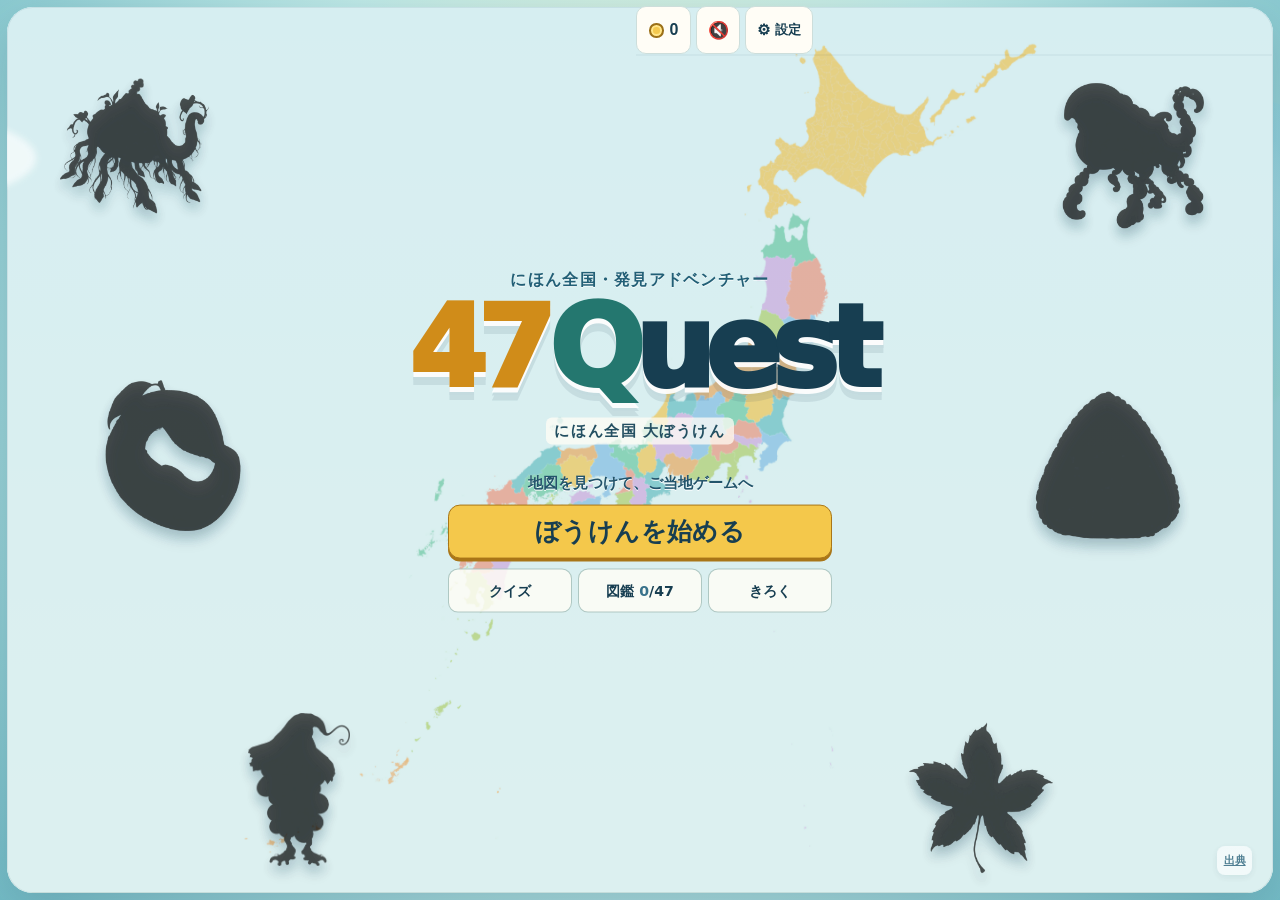
<file: index.html>
<!doctype html>
<html lang="ja">
  <head>
    <meta charset="UTF-8" />
    <meta name="viewport" content="width=device-width, initial-scale=1, viewport-fit=cover" />
    <meta name="theme-color" content="#123b53" />
    <meta name="description" content="日本全国を冒険して、47都道府県の場所と名前を楽しく覚えるWebゲーム" />
    <meta name="color-scheme" content="light" />
    <title>47Quest — にほん発見アドベンチャー</title>
    <link rel="icon" href="data:image/svg+xml,<svg xmlns='http://www.w3.org/2000/svg' viewBox='0 0 64 64'><rect rx='16' width='64' height='64' fill='%23123b53'/><path d='M17 15h9L19 49h-8l4-16H8l2-7h7zm13 0h9L32 49h-8l4-16h-7l2-7h7zm9 19c0-10 6-19 15-19s14 7 14 16c0 8-4 14-10 17l5 8h-9l-4-6c-8-1-11-7-11-16zm8 0c0 6 2 9 6 9s7-5 7-12c0-6-2-9-6-9-5 0-7 6-7 12z' fill='%23ffcf54'/></svg>" />
    <link rel="stylesheet" href="./styles.css" />
    <link rel="stylesheet" href="./src/interface.css" />
    <link rel="stylesheet" href="./src/featured-games.css" />
    <link rel="stylesheet" href="./src/gacha.css" />
    <link rel="stylesheet" href="./src/responsive.css" />
    <link rel="stylesheet" href="./src/play-polish.css" />
  </head>
  <body>
    <a class="skip-link" href="#game-main">ゲームへ移動</a>
    <main id="app" aria-live="polite"></main>
    <noscript>このゲームを遊ぶにはJavaScriptを有効にしてください。</noscript>
    <script src="./src/motion-settings.js" defer></script>
    <script src="./src/map-points.js" defer></script>
    <script src="./src/prefectures.js" defer></script>
    <script src="./src/character-personalities.js" defer></script>
    <script src="./src/prefecture-deck.js" defer></script>
    <script src="./src/game-illustrations.js" defer></script>
    <script src="./src/regional-games.js" defer></script>
    <script src="./src/gesture-guide.js" defer></script>
    <script src="./src/featured-games.js" defer></script>
    <script src="./src/microgames-v3.js" defer></script>
    <script src="./src/character-art.js" defer></script>
    <script src="./src/character-cries.js" defer></script>
    <script src="./src/game-audio.js" defer></script>
    <script src="./src/app.js" defer></script>
  </body>
</html>
</file>
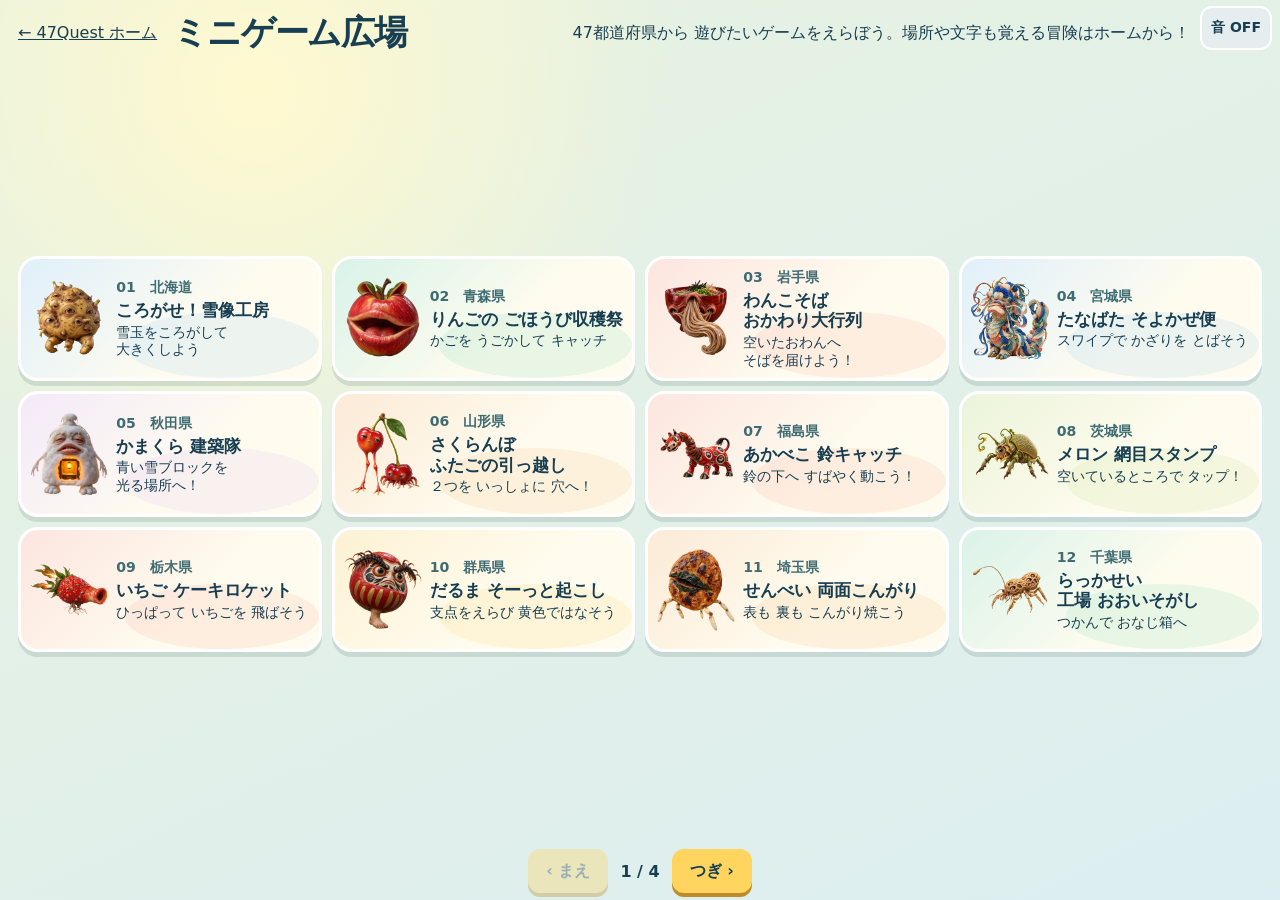
<file: games.html>
<!doctype html>
<html lang="ja">
<head>
  <meta charset="utf-8"><meta name="viewport" content="width=device-width,initial-scale=1">
  <title>47Quest ミニゲーム広場</title>
  <link rel="stylesheet" href="./src/featured-games.css">
  <link rel="stylesheet" href="./src/game-gallery.css">
  <script src="./src/prefectures.js" defer></script>
  <script src="./src/character-personalities.js" defer></script>
  <script src="./src/motion-settings.js" defer></script>
  <script src="./src/game-illustrations.js" defer></script>
  <script src="./src/regional-games.js" defer></script>
  <script src="./src/gesture-guide.js" defer></script>
  <script src="./src/featured-games.js" defer></script>
  <script src="./src/game-audio.js" defer></script>
  <script src="./src/character-art.js" defer></script>
  <script src="./src/character-cries.js" defer></script>
  <script src="./src/game-gallery.js" defer></script>
</head>
<body>
  <button id="sound-toggle" aria-label="音声" aria-pressed="false">音 OFF</button>
  <header><a href="./">← 47Quest ホーム</a><h1>ミニゲーム広場</h1><p id="status"></p></header>
  <main id="gallery"></main>
  <footer id="gallery-pages"><button id="gallery-prev">‹ まえ</button><strong id="gallery-page"></strong><button id="gallery-next">つぎ ›</button></footer>
  <section id="player" hidden>
    <nav><button id="back">← 一覧へ</button><h2 id="game-title"></h2><div class="gallery-audio"><label>BGM <input id="bgm-volume" type="range" min="0" max="100" value="29" aria-label="BGM音量"></label><label>SE・Voice <input id="se-volume" type="range" min="0" max="100" value="42" aria-label="効果音とキャラクターVoiceの音量"></label></div><span id="hud"></span></nav>
    <div id="field"></div>
    <div id="result" hidden><h2>できた！</h2><button id="friend" aria-label="喜んでいる仲間。タップすると声が聞けます"></button><p id="record"></p><button id="again">もう一回！</button><button id="return">一覧へ</button></div>
  </section>
</body>
</html>
</file>
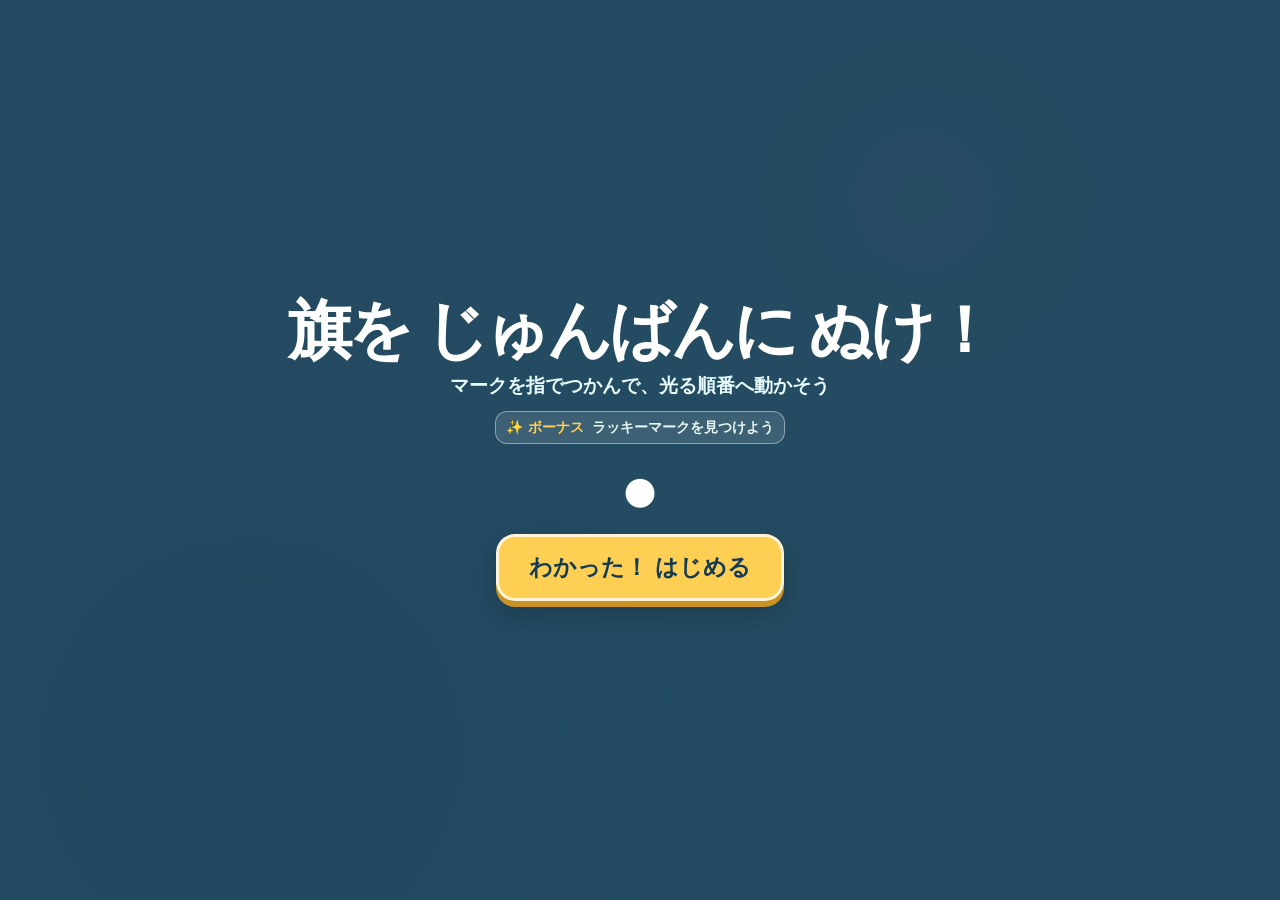
<file: tests/microgame-preview.html>
<!doctype html>
<html lang="ja">
<head>
  <meta charset="utf-8">
  <meta name="viewport" content="width=device-width,initial-scale=1">
  <title>47Quest microgame preview</title>
  <link rel="stylesheet" href="../styles.css">
  <link rel="stylesheet" href="../src/featured-games.css">
  <style>
    body { overflow:hidden; background:#e7f5f3; }
    #preview { position:fixed; inset:0; overflow:hidden; }
  </style>
</head>
<body>
  <div id="preview" class="game-field"></div>
  <script src="../src/featured-games.js"></script>
  <script src="../src/microgames-v3.js"></script>
  <script>
    const code = new URLSearchParams(location.search).get('code') || '01';
    const config = window.QUEST_MICROGAMES.catalog[code];
    document.title = `${code} ${config.title}`;
    window.QUEST_MICROGAMES.start({
      field: document.querySelector('#preview'),
      pref: { code, symbol: '●', color: '#80ccef' },
      updateHud() {}, finish() {}, sound() {}, registerCleanup() {},
    });
  </script>
</body>
</html>
</file>
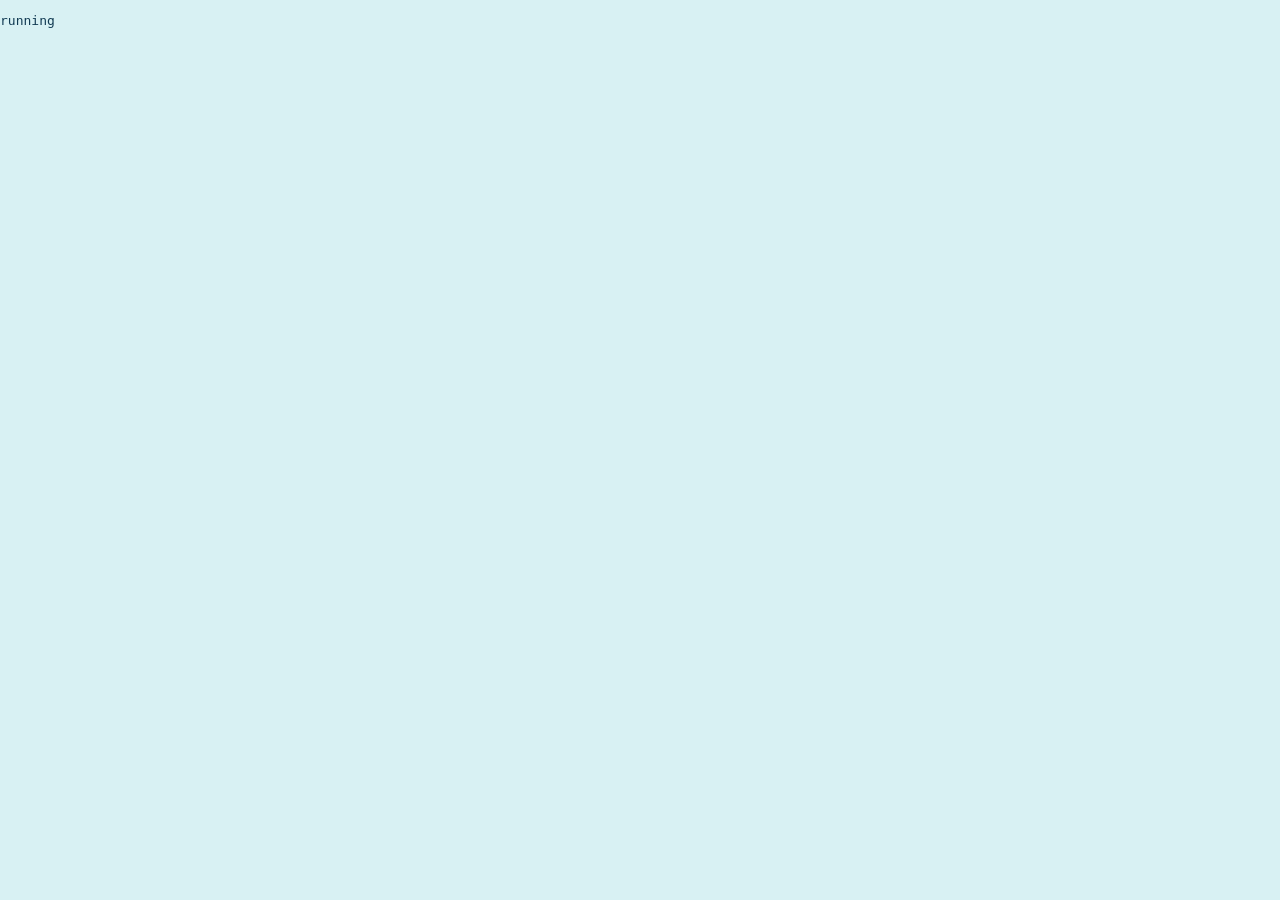
<file: tests/microgames-smoke.html>
<!doctype html>
<html lang="ja">
<head>
  <meta charset="utf-8">
  <title>47Quest microgame smoke test</title>
  <link rel="stylesheet" href="../styles.css">
  <link rel="stylesheet" href="../src/featured-games.css">
  <style>
    body { overflow:auto; }
    #fixtures { position:fixed; left:-10000px; top:0; width:800px; }
    .fixture { position:relative; width:800px; height:400px; overflow:hidden; }
  </style>
</head>
<body>
  <pre id="result">running</pre>
  <div id="fixtures"></div>
  <script src="../src/featured-games.js"></script>
  <script src="../src/microgames-v3.js"></script>
  <script>
    const errors = [];
    const cleanups = [];
    window.addEventListener('error', event => errors.push(event.message));
    for (const config of Object.values(window.QUEST_MICROGAMES.catalog)) {
      const field = document.createElement('div');
      field.className = 'fixture';
      Object.assign(field.style, { width: '800px', height: '400px', overflow: 'hidden', position: 'relative' });
      field.dataset.code = config.code;
      document.querySelector('#fixtures').append(field);
      window.QUEST_MICROGAMES.start({
        field,
        pref: { code: config.code, symbol: '●', color: '#80ccef' },
        updateHud() {}, finish() {}, sound() {},
        registerCleanup(cleanup) { cleanups.push(cleanup); },
      });
      field.querySelector('.micro-start-button, .fg-intro button')?.click();
    }
    setTimeout(() => {
      const fields = [...document.querySelectorAll('#fixtures > [data-code]')];
      const empty = fields.filter(field => field.childElementCount === 0).map(field => field.dataset.code);
      const overflow = fields.filter(field => field.scrollHeight > field.clientHeight + 1).map(field => field.dataset.code);
      const notStarted = fields.filter(field => field.querySelector('.micro-intro')).map(field => field.dataset.code);
      const shortTimers = Object.values(window.QUEST_MICROGAMES.catalog).filter(game => game.time < 25).map(game => game.code);
      const metrics = fields.slice(0, 3).map(field => { const style = getComputedStyle(field); return { code: field.dataset.code, client: [field.clientWidth, field.clientHeight], scroll: [field.scrollWidth, field.scrollHeight], box: style.boxSizing, padding: style.padding, inset: style.inset }; });
      const modes = new Set(Object.values(window.QUEST_MICROGAMES.catalog).map(game => game.mode));
      document.querySelector('#result').textContent = JSON.stringify({
        games: fields.length,
        modes: modes.size,
        empty,
        overflow,
        notStarted,
        shortTimers,
        metrics,
        errors,
        passed: fields.length === 47 && modes.size === 47 && empty.length === 0 && overflow.length === 0 && notStarted.length === 0 && shortTimers.length === 0 && errors.length === 0,
      });
      cleanups.forEach(cleanup => cleanup());
    }, 1300);
  </script>
</body>
</html>
</file>
<file: styles.css>
:root {
  --navy: #123b53;
  --navy-2: #23546d;
  --ocean: #dff5f7;
  --cream: #fffaf0;
  --paper: #fffdf8;
  --sun: #ffcf54;
  --coral: #ff6b56;
  --mint: #71d3ad;
  --sky: #80ccef;
  --lavender: #c9ace5;
  --line: rgba(18, 59, 83, .14);
  --shadow: 0 .55rem 0 rgba(18, 59, 83, .14), 0 1.1rem 2.6rem rgba(34, 87, 109, .12);
  --soft-shadow: 0 .3rem 0 rgba(18, 59, 83, .12);
  --ease: cubic-bezier(.2, .9, .25, 1.2);
}

* { box-sizing: border-box; }
html, body { width: 100%; height: 100%; overflow: hidden; }
body {
  margin: 0;
  min-width: 320px;
  background: #d8f1f3;
  color: var(--navy);
  font-family: ui-rounded, "Hiragino Maru Gothic ProN", "Yu Gothic UI", "Meiryo", sans-serif;
  -webkit-font-smoothing: antialiased;
  overscroll-behavior: none;
  user-select: none;
}
button { border: 0; color: inherit; font: inherit; }
button, [role="button"] { -webkit-tap-highlight-color: transparent; touch-action:manipulation; }
button { text-wrap:balance; }
button:focus-visible, [role="button"]:focus-visible, canvas:focus-visible { outline: .22rem solid #1a80c3; outline-offset: .18rem; }
.skip-link { position: fixed; left: 1rem; top: -5rem; z-index: 20; background: #fff; color: var(--navy); padding: .7rem 1rem; border-radius: .8rem; font-weight: 900; }
.skip-link:focus { top: 1rem; }
#app { width: 100%; height: 100dvh; }

.app-screen {
  position: relative;
  isolation: isolate;
  width: 100%;
  height: 100dvh;
  overflow: hidden;
  display: grid;
  grid-template-rows: clamp(2.8rem, 7.2dvh, 4.2rem) minmax(0, 1fr);
  background:
    radial-gradient(circle at 10% 8%, rgba(255, 233, 139, .72) 0 7%, transparent 22%),
    radial-gradient(circle at 93% 88%, rgba(113, 211, 173, .42) 0 8%, transparent 24%),
    linear-gradient(145deg, #e5f8fa 0%, #fffaf0 58%, #d6f0e5 100%);
}
.app-screen::before { content:""; position:absolute; z-index:-1; width:clamp(10rem,28vw,28rem); aspect-ratio:1; right:-8%; top:10%; border-radius:43% 57% 62% 38%; background:radial-gradient(circle at 35% 32%,rgba(255,255,255,.72),rgba(128,204,239,.2) 42%,rgba(113,211,173,.12) 68%,transparent 70%); animation:world-drift 9s ease-in-out infinite alternate; pointer-events:none; }
@keyframes world-drift { to { transform:translate3d(-2.5vw,2vh,0) rotate(8deg) scale(1.05); } }
.app-screen::after {
  content: "";
  position: absolute;
  inset: 0;
  z-index: -1;
  pointer-events: none;
  opacity: .22;
  background-image: radial-gradient(rgba(18,59,83,.24) .7px, transparent .7px);
  background-size: 12px 12px;
  mask-image: linear-gradient(to bottom, #000, transparent 72%);
}

.topbar {
  z-index: 5;
  display: grid;
  grid-template-columns: minmax(8rem, 1fr) minmax(11rem, 2fr) minmax(8rem, 1fr);
  align-items: center;
  gap: 1rem;
  padding: max(.45rem, env(safe-area-inset-top)) max(1rem, env(safe-area-inset-right)) .4rem max(1rem, env(safe-area-inset-left));
  border-bottom: 1px solid rgba(18, 59, 83, .09);
  background: rgba(255, 253, 248, .7);
  backdrop-filter: blur(18px);
}
.brand { display:inline-flex; align-items:center; width:max-content; min-height:2.75rem; padding:.25rem .35rem; border-radius:.65rem; background:transparent; color:var(--navy); cursor:pointer; }
.brand-wordmark { display:flex; align-items:baseline; gap:.12em; white-space:nowrap; font:950 clamp(1.08rem,2vw,1.5rem)/1 system-ui,sans-serif; letter-spacing:-.07em; }
.brand-number { color:#d8971f; }
.brand-quest b { color:#2a7c72; font:inherit; }
.top-title { min-width:0; justify-self:center; overflow:hidden; color:var(--navy); font-size:clamp(.92rem,1.7vw,1.35rem); font-weight:1000; text-align:center; text-overflow:ellipsis; white-space:nowrap; }
.top-actions { position:relative; justify-self:end; display:flex; gap:.55rem; }
.icon-button { min-width:clamp(2.35rem,6dvh,3rem); height:clamp(2.35rem,6dvh,3rem); padding:0 .75rem; border:1px solid #d5e1df; border-radius:.75rem; background:#fffdf8; color:var(--navy); box-shadow:0 2px 0 #cbd8d5; cursor:pointer; font-weight:900; transition:transform .16s var(--ease),background .16s; }
.icon-button:hover { transform:translateY(-1px); background:#fff; }
.icon-button:active { transform:translateY(2px); box-shadow:none; }
.coin-button { display:inline-flex; align-items:center; justify-content:center; gap:.36rem; }
.coin-dot { width:.9rem; aspect-ratio:1; border:2px solid #9b7019; border-radius:50%; background:#f4c94f; box-shadow:inset 0 0 0 2px #ffe58a; }
.sound-toggle-button { min-width:4.5rem; white-space:nowrap; }
.audio-panel { position:absolute; z-index:40; right:0; top:calc(100% + .7rem); width:min(21rem,calc(100vw - 1.4rem)); padding:.8rem; border:.18rem solid rgba(255,255,255,.8); border-radius:1.2rem; background:rgba(255,253,248,.96); box-shadow:0 1rem 2.8rem rgba(18,59,83,.28); backdrop-filter:blur(1rem) saturate(150%); transform-origin:top right; animation:audio-panel-in .24s cubic-bezier(.16,1,.3,1) both; }
.audio-panel[hidden] { display:none; }
@keyframes audio-panel-in { from { opacity:0; transform:scale(.9) translateY(-.4rem); } }
.audio-panel header { display:flex; align-items:center; justify-content:space-between; margin-bottom:.55rem; }
.audio-panel header strong { font-size:1rem; }
.audio-panel header button { width:2rem; aspect-ratio:1; border-radius:.6rem; background:#eaf4f3; cursor:pointer; font-weight:1000; }
.audio-panel label { display:grid; gap:.28rem; margin:.5rem 0; }
.audio-panel label>span { display:flex; justify-content:space-between; color:var(--navy); font-size:.78rem; font-weight:1000; }
.audio-panel output { min-width:2.2rem; color:#277054; text-align:right; }
.audio-panel input[type="range"] { --volume-fill:38%; width:100%; height:1.35rem; margin:0; cursor:pointer; accent-color:#38a87b; touch-action:none; }
.audio-panel label:nth-of-type(2) input { --volume-fill:42%; }
.audio-master-button { width:100%; min-height:2.5rem; margin-top:.4rem; border-radius:.75rem; background:var(--navy); color:#fff; cursor:pointer; font-size:.76rem; font-weight:1000; }

.viewport { min-height: 0; position: relative; display: grid; place-items: stretch; padding: clamp(.55rem, 1.8dvh, 1.15rem) clamp(.65rem, 2vw, 1.7rem) max(1rem, calc(env(safe-area-inset-bottom) + .55rem)); }
.scene { width: min(100%, 96rem); height: 100%; min-height: 0; margin: 0 auto; animation: scene-in .58s cubic-bezier(.16,1,.3,1) both; }
@keyframes scene-in { from { opacity:0; transform:translateY(1.4rem) scale(.975); filter:blur(.35rem); } 65% { filter:blur(0); } }
.scene > :where(header,aside,.map-card,.lesson-panel,.writing-board,.game-board,.review-location-map,.review-location-panel,.collection-grid,.reward-characters,.button-row) { animation:content-rise .62s cubic-bezier(.16,1,.3,1) both; }
.scene > :where(.map-card,.writing-board,.game-board,.review-location-panel,.collection-grid,.reward-characters) { animation-delay:.07s; }
@keyframes content-rise { from { opacity:0; transform:translateY(1rem) scale(.985); } }
.topbar { animation:topbar-arrive .48s cubic-bezier(.16,1,.3,1) both; }
@keyframes topbar-arrive { from { opacity:0; transform:translateY(-55%); } }
.title,.micro-command { animation:title-pop .55s .08s cubic-bezier(.18,1.35,.35,1) both; transform-origin:left center; }
@keyframes title-pop { from { opacity:0; transform:translateY(.45rem) scale(.94); } }

.eyebrow { margin: 0 0 .35rem; font-size: clamp(.64rem, 1.3vw, .82rem); font-weight: 1000; letter-spacing: .09em; color: #39728b; }
.title { margin: 0; color: var(--navy); font-size: clamp(1.65rem, 4.4vw, 4rem); line-height: .98; letter-spacing: -.07em; text-wrap: balance; }
.body-copy { margin: .55rem 0 0; max-width: 34rem; font-size: clamp(.74rem, 1.35vw, 1.05rem); line-height: 1.65; font-weight: 750; color: var(--navy-2); text-wrap: pretty; }
.button-row { display: flex; align-items: center; gap: clamp(.45rem, 1vw, .8rem); flex-wrap: wrap; }
.primary-button, .secondary-button, .tool-button {
  min-height: 3rem;
  border-radius: 1rem;
  padding: .75rem 1.25rem;
  cursor: pointer;
  font-weight: 1000;
  line-height: 1.1;
  box-shadow: var(--soft-shadow);
  transition: transform .18s var(--ease), filter .18s, box-shadow .18s;
}
.primary-button::after,.secondary-button::after,.tool-button::after,.icon-button::after,.zoom-button::after { content:""; position:absolute; inset:0; border-radius:inherit; background:radial-gradient(circle at 50% 40%,rgba(255,255,255,.9),transparent 55%); opacity:0; transform:scale(.35); pointer-events:none; }
.primary-button,.secondary-button,.tool-button,.icon-button,.zoom-button { position:relative; overflow:hidden; }
.primary-button:active::after,.secondary-button:active::after,.tool-button:active::after,.icon-button:active::after,.zoom-button:active::after { animation:press-glow .36s ease-out; }
@keyframes press-glow { 35% { opacity:.65; } to { opacity:0; transform:scale(1.5); } }
.primary-button { background: var(--navy); color: #fff; }
.primary-button.sun { background: var(--sun); color: var(--navy); }
.quick-quiz-button { background:linear-gradient(145deg,#ff755e,#e84c68); color:#fff; box-shadow:0 .3rem 0 #b83c54,0 .65rem 1.3rem rgba(232,76,104,.22); }
.quick-quiz-button:hover { filter:brightness(1.08); }
.secondary-button, .tool-button { background: #fff; color: var(--navy); }
.primary-button:hover, .secondary-button:hover, .tool-button:hover { transform: translateY(-3px) scale(1.015); filter: brightness(1.03); }
.primary-button:active, .secondary-button:active, .tool-button:active { transform: translateY(3px) scale(.98); box-shadow: none; }
.primary-button[disabled] { cursor: not-allowed; opacity: .45; transform: none; }

/* home */
.home-scene { position:relative; display:block; }
.home-copy { position:absolute; z-index:4; left:clamp(.7rem,1.5vw,1.1rem); top:clamp(.7rem,1.5vw,1.1rem); width:min(31rem,43%); min-width:16rem; display:flex; flex-direction:column; padding:clamp(.75rem,1.5vw,1.25rem); border-radius:1.25rem; background:rgba(255,253,248,.92); box-shadow:var(--shadow); backdrop-filter:blur(.55rem); }
.home-title { font-size: clamp(1.75rem,3.8vw,3.65rem); }
.home-title em { display: block; color: var(--coral); font-style: normal; }
.home-copy .button-row { margin-top: clamp(.8rem, 2.8dvh, 1.7rem); }
.daily-quest { display:grid; grid-template-columns:auto 1fr; align-items:center; gap:.18rem .55rem; margin-top:.75rem; padding:.55rem .7rem; border-radius:.8rem; background:#eef8f2; box-shadow:inset 0 0 0 1px rgba(18,59,83,.08); }
.daily-quest>span { color:#39728b; font-size:.7rem; font-weight:1000; }.daily-quest>strong { justify-self:end; color:#b8c8c5; letter-spacing:.16em; }.daily-quest i { font-style:normal; transition:transform .25s var(--ease); }.daily-quest i.is-done { color:#eaae22; text-shadow:0 0 .55rem rgba(255,207,84,.65); }.daily-quest>small { grid-column:1/-1; font-size:.62rem; font-weight:850; color:var(--navy-2); }
.map-card { position: relative; min-width: 0; min-height: 0; overflow: hidden; border-radius: clamp(1.4rem, 3vw, 2.6rem); background: var(--ocean); box-shadow: var(--shadow); border: .35rem solid rgba(255,255,255,.82); }
.map-card::before { content: ""; position: absolute; inset: 0; z-index: 1; pointer-events: none; box-shadow: inset 0 0 0 1px rgba(18,59,83,.08); border-radius: inherit; }
.map-image { width: 100%; height: 100%; display: block; object-fit: contain; transition: transform .85s var(--ease); }
.home-map { width:100%; height:100%; }
.map-badge { position: absolute; z-index: 2; left: 1rem; top: 1rem; display: flex; align-items: center; gap: .5rem; padding: .55rem .8rem; border-radius: .9rem; background: rgba(255,255,255,.9); box-shadow: 0 .25rem .8rem rgba(18,59,83,.12); font-size: clamp(.62rem, 1.2vw, .78rem); font-weight: 1000; }
.map-badge i { width: .7rem; height: .7rem; border-radius: 50%; background: var(--mint); box-shadow: 0 0 0 .25rem rgba(113,211,173,.25); }
.home-progress { position: absolute; z-index: 2; right: 1rem; bottom: 1rem; padding: .6rem .85rem; border-radius: .9rem; background: rgba(18,59,83,.9); color: #fff; font-weight: 900; font-variant-numeric: tabular-nums; }

/* map discovery */
.map-scene { position:relative; display:block; }
.map-scene>.map-stage { width:100%; height:100%; }
.map-question-bar { position:absolute; z-index:6; left:clamp(.65rem,1.3vw,1rem); right:clamp(.65rem,1.3vw,1rem); top:clamp(.65rem,1.3vw,1rem); display:grid; grid-template-columns:auto auto minmax(12rem,1fr) auto; align-items:center; gap:clamp(.55rem,1.3vw,1rem); min-width:0; padding:clamp(.45rem,1dvh,.7rem) clamp(.6rem,1.4vw,1rem); border-radius:1.15rem; background:rgba(255,253,248,.94); box-shadow:var(--soft-shadow); backdrop-filter:blur(.5rem); }
.map-question-copy { display:flex; align-items:baseline; gap:.65rem; min-width:max-content; }
.map-question-copy h1 { margin:0; color:var(--navy); font-size:clamp(1.35rem,3vw,2.65rem); line-height:1; letter-spacing:-.06em; }
.map-question-copy span { color:#367591; font-size:clamp(.72rem,1.15vw,.95rem); font-weight:900; }
.map-question-bar>p { min-width:0; margin:0; overflow:hidden; color:var(--navy-2); font-size:clamp(.65rem,1vw,.82rem); font-weight:850; text-overflow:ellipsis; white-space:nowrap; }
.map-question-bar>.primary-button { min-height:2.75rem; padding:.6rem 1rem; }
.map-learning-tray { position:absolute; z-index:7; right:clamp(.85rem,1.7vw,1.35rem); bottom:max(1.15rem, calc(env(safe-area-inset-bottom) + .75rem)); display:flex; align-items:center; gap:.65rem; max-width:calc(100% - 1.7rem); padding:.5rem; border-radius:1rem; background:rgba(255,253,248,.94); box-shadow:var(--soft-shadow); backdrop-filter:blur(.55rem); }
.map-learning-tray>div { display:grid; grid-template-columns:auto auto; align-items:baseline; gap:.15rem .5rem; min-width:9rem; }
.map-learning-tray>div>span { grid-column:1 / -1; color:#477184; font-size:clamp(.55rem,.8vw,.68rem); font-weight:900; }
.map-learning-tray strong { color:var(--navy); font-size:clamp(1.2rem,2.4vw,2rem); line-height:1; }
.map-learning-tray small { color:#367591; font-size:clamp(.62rem,1vw,.8rem); font-weight:900; }
.map-learning-tray>.primary-button { min-height:2.7rem; padding:.55rem .9rem; }
.detail-learning-tray { left:clamp(.7rem,1.5vw,1.1rem); right:auto; }
.detail-learning-tray>div { min-width:0; }
.map-stage { position: relative; min-height: 0; overflow: hidden; }
.map-stage .map-layers { transform-origin:0 0; will-change:transform; }
.map-stage[data-map-pannable="true"], .home-map[data-map-pannable="true"] { touch-action:none; }
.home-map[data-map-pannable="true"] > .map-image { transition:none; transform-origin:0 0; will-change:transform; }
.map-stage.is-map-zoomed, .home-map.is-map-zoomed { cursor:grab; }
.map-stage.is-map-zoomed:active, .home-map.is-map-zoomed:active { cursor:grabbing; }
.map-discovery-stage .map-overlay { opacity:.78; filter:drop-shadow(0 0 .45rem #fff) drop-shadow(0 0 1rem rgba(255,42,35,1)) saturate(1.75) brightness(1.08); animation:discovery-pulse .82s cubic-bezier(.45,0,.55,1) infinite alternate; }
@keyframes discovery-pulse {
  to { opacity:1; filter:drop-shadow(0 0 .7rem #fff) drop-shadow(0 0 1.65rem rgba(255,28,20,1)) saturate(2.15) brightness(1.22); transform:scale(1.008); }
}
.map-discovery-stage .map-overlay { transform-origin:center; }
.map-learning-tray { animation:tray-spring .58s .16s cubic-bezier(.18,1.35,.35,1) both; }
@keyframes tray-spring { from { opacity:0; transform:translateY(2rem) scale(.88); } }
.map-stage[data-code="02"] { --origin: 57% 24%; --zoom: 1.55; }
.map-stage[data-code="37"] { --origin: 41% 49%; --zoom: 1.7; }
.map-stage[data-code="47"] { --origin: 15% 83%; --zoom: 1.65; }
.map-stage .map-credit { position: absolute; left: .75rem; bottom: .55rem; z-index: 3; max-width: 80%; margin: 0; color: #315f75; font-size: clamp(.45rem, .8vw, .64rem); font-weight: 700; text-shadow: 0 1px #fff; }
.zoom-button { position: absolute; z-index: 3; right: .8rem; top: .8rem; min-height: 2.6rem; padding: .5rem .8rem; border-radius: .85rem; background: rgba(255,255,255,.92); box-shadow: var(--soft-shadow); cursor: pointer; font-weight: 1000; }
.location-panel { min-height: 0; display: flex; flex-direction: column; justify-content: center; align-items: stretch; padding: clamp(.8rem, 2.4vw, 2rem); border-radius: 2rem; background: rgba(255,253,248,.88); box-shadow: var(--shadow); border: 1px solid rgba(255,255,255,.8); }
.place-chip { width: max-content; padding: .35rem .7rem; border-radius: .7rem; background: var(--sun); font-size: clamp(.62rem, 1.2vw, .8rem); font-weight: 1000; }
.place-name { margin: .55rem 0 0; font-size: clamp(2.2rem, 5.3vw, 5rem); line-height: .95; letter-spacing: -.09em; }
.place-reading { margin: .45rem 0 0; color: #367591; font-size: clamp(.8rem, 1.5vw, 1.1rem); font-weight: 900; letter-spacing: .05em; }
.find-copy { margin: clamp(.45rem, 2dvh, 1rem) 0; padding: .65rem .75rem; border-radius: .85rem; background: #edf8f6; font-weight: 800; line-height: 1.45; font-size: clamp(.67rem, 1.15vw, .9rem); }
.location-panel .primary-button { width: 100%; margin-top: .35rem; }
.detail-map-mascot { width:clamp(2.5rem,4.5vw,4.2rem); height:clamp(2.5rem,4.5vw,4.2rem); object-fit:contain; }
.detail-map-mascot.pref-mascot-fallback { border-width:.14rem; }

/* writing */
.writing-scene { display:grid; grid-template-columns:minmax(18rem,.55fr) minmax(0,1.45fr); gap:clamp(.65rem,2vw,1.35rem); }
.lesson-panel { min-height:0; display:flex; flex-direction:column; justify-content:center; gap:clamp(.35rem,1dvh,.6rem); padding:clamp(.8rem,1.7vw,1.35rem); border-radius:2rem; background:rgba(255,253,248,.9); box-shadow:var(--shadow); }
.lesson-panel .eyebrow { margin:0; }
.lesson-panel .title { margin:0; font-size:clamp(1.4rem,2.55vw,2.45rem); line-height:1.08; letter-spacing:-.055em; }
.sample-word { container-type:inline-size; display:grid; place-items:center; width:100%; min-width:0; min-height:clamp(3.6rem,11dvh,6.2rem); margin:.2rem 0; padding:.4rem .65rem; overflow:hidden; border-radius:1.2rem; background:#eef7f5; color:var(--navy); font-weight:1000; text-align:center; box-shadow:inset 0 0 0 .15rem rgba(18,59,83,.06); }
.sample-word-text { display:block; max-width:100%; white-space:nowrap; word-break:keep-all; font-size:clamp(1.5rem,13cqi,2.75rem); line-height:1; letter-spacing:0; }
.lesson-tip { margin:0; color:#467086; font-size:clamp(.64rem,1vw,.8rem); font-weight:800; line-height:1.45; text-wrap:pretty; }
.writing-board { min-height: 0; display: grid; grid-template-rows: minmax(0, 1fr) auto; gap: .55rem; }
.canvas-shell { position: relative; min-height: 0; overflow: hidden; border-radius: 2rem; background: #fffef9; box-shadow: var(--shadow); border: .35rem solid rgba(255,255,255,.9); }
.canvas-shell::before, .canvas-shell::after { content: ""; position: absolute; z-index: 0; pointer-events: none; background: repeating-linear-gradient(90deg, transparent 0 calc(25% - 1px), rgba(68,124,148,.11) calc(25% - 1px) 25%); inset: 0; }
.canvas-shell::after { transform: rotate(90deg); }
.trace-word { position: absolute; inset: 0; z-index: 1; display: grid; place-items: center; pointer-events: none; color: rgba(18,59,83,.1); font-size: clamp(3.2rem, 10vw, 8.8rem); font-weight: 1000; letter-spacing: .04em; transition: opacity .2s; }
.trace-word.is-hidden { opacity: 0; }
#write-canvas { position: relative; z-index: 2; display: block; width: 100%; height: 100%; touch-action: none; cursor: crosshair; }
.canvas-hint { position: absolute; z-index: 3; left: 50%; top: 50%; transform: translate(-50%,-50%); pointer-events: none; padding: .5rem .8rem; border-radius: .8rem; background: rgba(255,255,255,.82); color: #6d8b99; font-size: clamp(.64rem, 1.1vw, .86rem); font-weight: 900; transition: opacity .2s; }
.canvas-hint.is-hidden { opacity: 0; }
.writing-tools { display: flex; align-items:center; gap: .5rem; flex-wrap: wrap; }
.tool-button { min-height: 2.85rem; padding: .6rem .85rem; }
.canvas-next-button { position:relative; z-index:5; min-width:min(44%,15rem); margin-left:auto; box-shadow:0 .35rem 0 rgba(18,59,83,.2),0 .6rem 1.4rem rgba(18,59,83,.14); }

/* mini games */
.game-scene { position:relative; display:block; }
.game-info { position:absolute; z-index:7; left:clamp(.65rem,1.4vw,1rem); right:clamp(.65rem,1.4vw,1rem); top:clamp(.65rem,1.4vw,1rem); display:flex; align-items:center; justify-content:space-between; gap:1rem; padding:clamp(.5rem,1.2dvh,.75rem) clamp(.65rem,1.3vw,1rem); border-radius:1.15rem; background:rgba(255,253,248,.92); box-shadow:var(--soft-shadow); backdrop-filter:blur(.5rem); pointer-events:none; }
.game-info>div { min-width:0; }
.game-info .eyebrow { margin:0 0 .15rem; }
.micro-command { margin:0; overflow:hidden; color:var(--navy); font-size:clamp(1rem,2.3vw,2rem); line-height:1.1; letter-spacing:-.035em; text-overflow:ellipsis; white-space:nowrap; }
.game-info .game-skip-button { flex:none; pointer-events:auto; }
.game-character { display:none; }
@keyframes character-bob { to { transform: translateY(-.45rem) rotate(2deg); } }
.game-board { position:relative; width:100%; height:100%; min-height:0; overflow:hidden; border-radius:2rem; box-shadow:var(--shadow); border:.35rem solid rgba(255,255,255,.85); touch-action:none; }
.run-challenge { position:absolute; z-index:8; left:.8rem; top:clamp(4.6rem,13dvh,6.4rem); display:grid; grid-template-columns:auto 1fr; align-items:center; gap:.05rem .42rem; max-width:min(18rem,62%); padding:.4rem .55rem; border:.14rem solid rgba(255,255,255,.8); border-radius:.85rem; background:rgba(18,59,83,.82); color:#fff; box-shadow:0 .3rem .9rem rgba(18,59,83,.2); backdrop-filter:blur(.4rem); pointer-events:none; }
.run-challenge>span { grid-row:1/span 2; font-size:1.35rem; }.run-challenge strong { overflow:hidden; font-size:clamp(.62rem,1.2vw,.78rem); text-overflow:ellipsis; white-space:nowrap; }.run-challenge small { color:#d9f5f0; font-size:.56rem; font-weight:800; }
.game-hud { position:absolute; z-index:6; left:.8rem; right:.8rem; bottom:.7rem; display:flex; justify-content:space-between; pointer-events:none; }
.hud-chip { min-width: 5rem; padding: .45rem .7rem; border-radius: .85rem; background: rgba(255,255,255,.92); box-shadow: 0 .2rem .55rem rgba(18,59,83,.12); font-size: clamp(.65rem, 1.2vw, .85rem); font-weight: 1000; font-variant-numeric: tabular-nums; text-align: center; }
.game-field { position: absolute; inset: 0; overflow: hidden; }
.apple-field { background: linear-gradient(#99ddf5 0 62%, #8ed178 62%); cursor: ew-resize; }
.apple-field::after { content:""; position:absolute; left:0; right:0; bottom:25%; height:13%; background:repeating-linear-gradient(90deg,#73b765 0 3%,#83c772 3% 7%); clip-path:polygon(0 100%,4% 10%,8% 100%,13% 25%,19% 100%,24% 12%,30% 100%,38% 20%,45% 100%,52% 5%,60% 100%,67% 18%,74% 100%,82% 8%,90% 100%,96% 16%,100% 100%); }
.basket { position: absolute; z-index: 3; left: 50%; bottom: 5%; width: clamp(4.7rem, 10vw, 7.2rem); height: clamp(2.2rem, 7dvh, 3.5rem); transform: translateX(-50%); border: .5rem solid #7b4b2a; border-top: 0; border-radius: .3rem .3rem 2rem 2rem; background: repeating-linear-gradient(90deg,#c9843f 0 10%,#edae5a 10% 20%); box-shadow: 0 .45rem 0 rgba(18,59,83,.16); }
.apple-item { position: absolute; z-index: 2; width: clamp(1.7rem, 4vw, 2.8rem); aspect-ratio: 1; border-radius: 46% 50% 48% 52%; background: radial-gradient(circle at 32% 24%,#ffb39a 0 12%,#ef564d 14% 70%,#bf303b 100%); border: .2rem solid #573443; box-shadow: 0 .25rem .2rem rgba(18,59,83,.18); }
.apple-item::before { content:""; position:absolute; width:42%; height:24%; right:-11%; top:-20%; border-radius:100% 0; background:#60bd68; border:.13rem solid #573443; transform:rotate(-20deg); }
.udon-field { display: grid; place-items: center; background: radial-gradient(circle at 50% 32%,#fff8ce,#f7c67d 70%,#df995c); }
.udon-machine { position: relative; width: min(62%, 20rem); height: 70%; display: flex; align-items: start; justify-content: center; }
.udon-bar { position: absolute; top: 4%; width: 72%; height: 1rem; border-radius: 1rem; background: #fff7dc; border: .25rem solid #6f4a3b; }
.noodle-rope { width: clamp(1.8rem,4vw,3rem); height: var(--noodle, 12%); max-height: 78%; margin-top: 1rem; border-radius: 0 0 1.2rem 1.2rem; background: linear-gradient(90deg,#f3ce75,#fffbd7 35% 65%,#e8be5e); border: .25rem solid #6f4a3b; border-top: 0; transition: height .06s linear; }
.target-zone { position: absolute; left: 8%; right: 8%; top: var(--target, 68%); height: 13%; border-top: .28rem dashed #e35f51; border-bottom: .28rem dashed #e35f51; background: rgba(255,255,255,.28); }
.hold-button { position: absolute; z-index: 6; left: 50%; bottom: 6%; transform: translateX(-50%); min-width: min(72%, 16rem); min-height: 3.4rem; border-radius: 1.2rem; background: var(--coral); color: #fff; box-shadow: 0 .45rem 0 #c5463e; cursor: pointer; font-weight: 1000; touch-action: none; }
.hold-button.is-holding { transform: translate(-50%, .35rem) scale(.98); box-shadow: none; background: #e65047; }
.surf-field { background: linear-gradient(#9be8f1 0 45%,#38bcd4 45% 62%,#177bb7 62%); cursor: grab; }
.surf-field::after { content:""; position:absolute; inset:48% -10% auto; height:24%; background:radial-gradient(ellipse at 50% 100%,transparent 0 47%,rgba(255,255,255,.82) 49% 54%,transparent 56%) 0 0/18% 100%; animation:waves 3s linear infinite; }
@keyframes waves { to { transform: translateX(18%); } }
.surfer { position: absolute; z-index: 3; left: 18%; top: 52%; width: clamp(3.8rem, 9vw, 6rem); aspect-ratio: 1; transform: translate(-50%,-50%); filter: drop-shadow(0 .35rem .25rem rgba(18,59,83,.25)); }
.surfer img { width: 100%; height: 100%; object-fit: contain; pointer-events: none; }
.surf-ring { position: absolute; z-index: 2; width: clamp(3.2rem,7vw,5rem); aspect-ratio: 1.15; border-radius: 50%; border: clamp(.35rem,1vw,.65rem) solid var(--sun); box-shadow: 0 0 0 .25rem rgba(255,255,255,.85),0 0 1rem rgba(255,207,84,.75); }
.game-overlay { position: absolute; inset: 0; z-index: 10; display: grid; place-items: center; padding: 1rem; background: rgba(18,59,83,.62); backdrop-filter: blur(.3rem); animation: fade-in .25s ease both; }
@keyframes fade-in { from { opacity: 0; } }
.result-card { position:relative; width:min(30rem,94%); max-height:94%; overflow:hidden; padding:clamp(.75rem,2.2vw,1.35rem); border-radius:1.6rem; background:#fffdf8; text-align:center; box-shadow:0 1rem 3rem rgba(18,59,83,.28); animation:result-land .48s cubic-bezier(.18,1.35,.35,1) both; }
@keyframes result-land { from { opacity:0; transform:translateY(2rem) scale(.72) rotate(-3deg); } }
.result-card h3 { margin: 0 0 .35rem; font-size: clamp(1.5rem,4vw,2.7rem); }
.result-card p { margin:0 0 .55rem; font-weight:800; color:var(--navy-2); }
.result-stars { min-height:2.5rem; color:#a7b7b7; font-size:clamp(1.8rem,5vw,3.1rem); letter-spacing:.08em; line-height:1; }.result-stars i { display:inline-block; font-style:normal; animation:result-star .5s var(--star-delay) cubic-bezier(.18,1.6,.35,1) both; }.result-stars i.is-earned { color:#efb72f; text-shadow:0 .12rem 0 #bd7d19,0 0 1rem #ffe594; }
@keyframes result-star { from { opacity:0; transform:scale(2.4) rotate(-35deg); } }
.new-record { display:inline-block; margin:0 0 .4rem; padding:.22rem .5rem; border-radius:.5rem; background:var(--coral); color:#fff; font-size:.66rem; letter-spacing:.09em; animation:new-stamp .5s .45s cubic-bezier(.18,1.5,.35,1) both; }
.result-learning { padding:.48rem .6rem; border-radius:.75rem; background:#edf7f3; font-size:clamp(.62rem,1.1vw,.78rem); line-height:1.4; text-align:left; }.result-learning b { display:block; color:#277054; }.result-learning span { color:#a25e1f; }.result-actions { display:flex; justify-content:center; gap:.5rem; flex-wrap:wrap; margin-top:.65rem; }

/* review, collection, reward */
.review-scene { display:grid; grid-template-rows:auto minmax(0,1fr); gap:clamp(.45rem,1.2dvh,.75rem); }
.review-writing-top { display:flex; align-items:center; justify-content:space-between; gap:.65rem; min-width:0; padding:.45rem .65rem; border-radius:1rem; background:rgba(255,253,248,.9); box-shadow:var(--soft-shadow); }
.review-writing-context { display:flex; align-items:center; gap:.55rem; min-width:max-content; color:var(--navy-2); font-size:clamp(.66rem,1.1vw,.86rem); }
.review-writing-top .hint-stack { margin:0; flex:1; justify-content:center; }
.review-writing-top > .secondary-button { min-height:2.5rem; padding:.5rem .8rem; }
.review-list { display:grid; gap:.5rem; margin:.65rem 0; }
.review-place { display:grid; grid-template-columns:2rem 1fr auto; align-items:center; gap:.5rem; padding:.5rem .6rem; border-radius:.8rem; background:#eef7f5; font-weight:900; font-size:clamp(.66rem,1.1vw,.86rem); }
.review-place.is-current { background:#fff0bd; box-shadow:inset 0 0 0 .15rem var(--sun); }
.review-place.is-done { background:#dff4e8; color:#277054; }
.review-number { display:grid; place-items:center; width:1.8rem; aspect-ratio:1; border-radius:.55rem; background:#fff; }
.review-answer { font-size:clamp(1.25rem,3.3vw,3rem); letter-spacing:.03em; }
.hint-stack { display:flex; flex-wrap:wrap; gap:.45rem; margin-top:.45rem; }
.hint-chip { padding:.35rem .6rem; border-radius:.65rem; background:#fff; color:#3c7088; font-size:clamp(.62rem,1vw,.78rem); font-weight:900; }
.review-first-letter { position:absolute; z-index:2; left:50%; top:8%; display:flex; align-items:center; gap:.2em; transform:translateX(-50%); padding:.25rem .55rem; border:.16rem solid #f2bd36; border-radius:.8rem; background:#fff8ce; box-shadow:0 .25rem 0 rgba(173,119,21,.2); color:var(--navy); font-size:clamp(1.8rem,6vw,4rem); font-weight:1000; line-height:1; pointer-events:none; }
.review-first-letter span { color:#9cafb2; letter-spacing:.06em; }
.collection-scene, .reward-scene { display:flex; flex-direction:column; min-height:0; }
.section-head { display:flex; align-items:end; justify-content:space-between; gap:1rem; padding:.3rem .4rem .7rem; }
.collection-grid { min-height:0; flex:1; display:grid; grid-template-columns:repeat(3,minmax(0,1fr)); gap:clamp(.55rem,1.5vw,1rem); }
.collection-card { position:relative; min-height:0; overflow:hidden; display:grid; grid-template-columns:minmax(6rem,.7fr) minmax(7rem,1fr); align-items:center; gap:.3rem; padding:clamp(.6rem,1.5vw,1.2rem); border-radius:1.6rem; background:rgba(255,253,248,.92); box-shadow:var(--shadow); cursor:pointer; text-align:left; }
.collection-card:hover { transform:translateY(-.25rem) rotate(-.4deg); }
.collection-card { animation:card-deal .52s cubic-bezier(.18,1.22,.35,1) both; }
.collection-card:nth-child(2) { animation-delay:.045s; }.collection-card:nth-child(3) { animation-delay:.09s; }.collection-card:nth-child(4) { animation-delay:.135s; }.collection-card:nth-child(5) { animation-delay:.18s; }.collection-card:nth-child(6) { animation-delay:.225s; }
@keyframes card-deal { from { opacity:0; transform:translateY(1.4rem) rotate(1.5deg) scale(.94); } }
.collection-card img { width:100%; height:100%; max-height:34dvh; object-fit:contain; }
.collection-card.is-locked img { filter:grayscale(1) brightness(.18) opacity(.5); }
.collection-mascot-locked { position:relative; display:grid; place-items:center; width:min(100%,8.5rem); height:auto; aspect-ratio:1; justify-self:center; overflow:visible; border:.38rem solid #68747d; border-radius:48% 52% 45% 55% / 52% 45% 55% 48%; background:linear-gradient(145deg,#aab1b6,#747e86); box-shadow:inset .35rem -.45rem 0 rgba(25,38,48,.14),0 .5rem 0 rgba(18,59,83,.16); color:rgba(255,255,255,.92); font-size:clamp(2.8rem,5vw,4.4rem); font-weight:1000; line-height:1; transform:scale(.84); }
.collection-mascot-locked::before,.collection-mascot-locked::after { content:""; position:absolute; z-index:-1; bottom:-.5rem; width:34%; aspect-ratio:1.25; border-radius:50%; background:#747e86; }
.collection-mascot-locked::before { left:7%; transform:rotate(16deg); }
.collection-mascot-locked::after { right:7%; transform:rotate(-16deg); }
.collection-card.is-locked { cursor:default; }
.collection-card.is-locked:hover { transform:none; }
.collection-card h3 { margin:.2rem 0; font-size:clamp(1.1rem,2.4vw,2rem); }
.collection-card p { margin:0; color:var(--navy-2); font-size:clamp(.64rem,1.05vw,.82rem); font-weight:800; line-height:1.45; }
.collection-feature { display:block; overflow:hidden; margin-top:.2rem; color:#39728b; font-size:clamp(.56rem,.82vw,.7rem); font-weight:850; line-height:1.25; text-overflow:ellipsis; white-space:nowrap; }
.collection-statline { display:grid; grid-template-columns:repeat(3,minmax(0,1fr)); gap:.22rem; margin-top:.42rem; }
.collection-statline>span { display:grid; place-items:center; padding:.24rem .12rem; border-radius:.55rem; background:#edf7f3; color:var(--navy); font-size:clamp(.58rem,.82vw,.7rem); font-weight:1000; line-height:1.05; animation:mini-stat-in .45s var(--mini-delay) cubic-bezier(.16,1,.3,1) both; }
.collection-statline b { color:#39728b; font-size:.52rem; }
.collection-statline i { width:88%; height:.22rem; margin-top:.12rem; overflow:hidden; border-radius:1rem; background:#cadfdd; }
.collection-statline em { display:block; width:var(--stat); height:100%; border-radius:inherit; background:linear-gradient(90deg,var(--mint),var(--sun)); transform-origin:left; animation:stat-grow .75s calc(var(--mini-delay) + 120ms) cubic-bezier(.16,1,.3,1) both; }
.collection-statline>strong { grid-column:1 / -1; color:#e9a818; font-size:.66rem; letter-spacing:.08em; }
@keyframes mini-stat-in { from { opacity:0; transform:translateY(.35rem) scale(.92); } }
.new-tag { position:absolute; right:.75rem; top:.75rem; padding:.25rem .5rem; border-radius:.5rem; background:var(--coral); color:#fff; font-size:.68rem; font-weight:1000; transform:rotate(4deg); }
.reset-button { color:#94534b; }
.collection-reset-scrim { position:absolute; inset:0; z-index:30; display:grid; place-items:center; padding:1rem; background:rgba(18,59,83,.55); backdrop-filter:blur(.35rem); animation:fade-in .2s ease both; }
.collection-reset-dialog { width:min(27rem,92vw); padding:clamp(1rem,3vw,1.6rem); border:.25rem solid rgba(255,255,255,.9); border-radius:1.5rem; background:#fffdf8; box-shadow:0 1.2rem 3rem rgba(18,59,83,.3); text-align:center; animation:name-card-rise .34s cubic-bezier(.16,1,.3,1) both; }
.collection-reset-dialog>span { font-size:2.2rem; }.collection-reset-dialog h2 { margin:.25rem 0; font-size:clamp(1.35rem,3.5vw,2rem); }.collection-reset-dialog p { margin:.4rem 0 1rem; color:var(--navy-2); font-weight:850; }.collection-reset-dialog .button-row { justify-content:center; }
.danger-button { background:#d9554c; box-shadow:0 .3rem 0 #9e3934; }
.reward-scene { align-items:center; justify-content:center; text-align:center; }
.reward-scene .title { font-size:clamp(2rem,5vw,4.8rem); }
.reward-characters { width:min(60rem,100%); min-height:0; display:flex; align-items:end; justify-content:center; gap:clamp(.1rem,2vw,1rem); margin:.35rem 0; }
.reward-character { width:min(30%,16rem); max-height:44dvh; object-fit:contain; filter:drop-shadow(0 .65rem .5rem rgba(18,59,83,.2)); animation:reward-pop .7s var(--ease) both; animation-delay:var(--delay); }
@keyframes reward-pop { from { opacity:0; transform:translateY(4rem) scale(.3) rotate(-12deg); } 65% { transform:translateY(-.7rem) scale(1.08) rotate(3deg); } }
.confetti { position:absolute; inset:0; pointer-events:none; overflow:hidden; }
.confetti i { position:absolute; left:var(--x); top:-8%; width:.7rem; height:1.2rem; border-radius:.2rem; background:var(--color); animation:confetti-fall var(--speed) linear infinite; animation-delay:var(--delay); }
@keyframes confetti-fall { to { transform:translateY(115dvh) rotate(720deg); } }

@media (max-width: 900px) {
  .topbar { grid-template-columns:auto 1fr auto; gap:.55rem; padding-inline:.65rem; }
  .brand-name { display:none; }
  .home-copy { width:min(25rem,48%); }
  .map-question-bar { grid-template-columns:auto auto 1fr auto; }
  .map-question-bar>p { display:none; }
  .writing-scene { grid-template-columns:minmax(13rem,.52fr) minmax(0,1.48fr); }
  .game-info { left:.5rem; right:.5rem; top:.5rem; }
  .body-copy { line-height:1.45; }
  .primary-button,.secondary-button,.tool-button { min-height:2.7rem; padding:.6rem .85rem; border-radius:.85rem; }
  .collection-card { grid-template-columns:1fr; text-align:center; }
  .collection-card img { max-height:23dvh; }
}

@media (max-height: 520px) and (orientation: landscape) {
  .app-screen { grid-template-rows:2.8rem minmax(0,1fr); }
  .topbar { padding-top:.25rem; padding-bottom:.25rem; }
  .brand-mark { width:2rem; }
  .icon-button { min-width:2.1rem; height:2.1rem; border-radius:.7rem; padding:0 .55rem; }
  .sound-toggle-button { min-width:4.5rem; }
  .viewport { padding:.4rem .55rem .5rem; }
  .home-copy,.location-panel,.lesson-panel,.game-info { padding:.55rem .7rem; border-radius:1.2rem; }
  .map-question-bar { padding:.3rem .45rem; border-radius:.85rem; }
  .map-question-copy h1 { font-size:clamp(1rem,3.2vw,1.5rem); }
  .map-question-copy span { display:none; }
  .map-question-bar>.primary-button { min-height:2.25rem; padding:.42rem .7rem; }
  .map-learning-tray { padding:.3rem; gap:.35rem; }
  .map-learning-tray>div { min-width:7.2rem; }
  .map-learning-tray strong { font-size:1rem; }
  .map-learning-tray>.primary-button { min-height:2.25rem; padding:.42rem .65rem; }
  .map-card,.canvas-shell,.game-board { border-radius:1.2rem; border-width:.2rem; }
  .home-title { font-size:clamp(2rem,6.5vw,3.2rem); }
  .home-copy { top:.45rem; left:.45rem; width:min(22rem,48%); min-width:13rem; padding:.55rem .7rem; border-radius:1rem; }
  .body-copy { margin-top:.3rem; font-size:.69rem; line-height:1.35; }
  .home-copy .button-row { margin-top:.55rem; }
  .primary-button,.secondary-button,.tool-button { min-height:2.25rem; padding:.42rem .7rem; font-size:.72rem; border-radius:.7rem; box-shadow:0 .2rem 0 rgba(18,59,83,.13); }
  .place-name { font-size:clamp(1.9rem,5.5vw,2.7rem); }
  .find-copy,.game-rule { margin:.35rem 0; padding:.42rem .55rem; font-size:.64rem; line-height:1.3; }
  .sample-word { min-height:3rem; margin:.15rem 0; border-radius:.8rem; }
  .writing-tools { gap:.3rem; }
  .tool-button { min-height:2.25rem; }
  .micro-command { font-size:clamp(.9rem,2.8vw,1.3rem); }
  .review-list { gap:.25rem; margin:.3rem 0; }
  .review-place { padding:.25rem .4rem; }
  .section-head { padding:.1rem .25rem .35rem; }
  .collection-grid { gap:.45rem; }
  .collection-card { grid-template-columns:minmax(4rem,.55fr) 1fr; padding:.45rem; border-radius:1rem; text-align:left; }
  .collection-card img { max-height:43dvh; }
  .reward-character { max-height:38dvh; }
}

@media (orientation: portrait) {
  .app-screen::before { content:"端末を横にすると、地図がもっと大きく見えるよ"; position:absolute; z-index:30; left:50%; bottom:max(1rem,env(safe-area-inset-bottom)); transform:translateX(-50%); width:max-content; max-width:88%; padding:.65rem .9rem; border-radius:.9rem; background:rgba(18,59,83,.92); color:#fff; font-size:.75rem; font-weight:900; box-shadow:0 .4rem 1.2rem rgba(18,59,83,.25); }
  .home-scene,.map-scene,.writing-scene,.game-scene { grid-template-columns:1fr; grid-template-rows:auto minmax(0,1fr); }
  .home-copy { padding:.4rem; }
  .home-copy .body-copy { display:none; }
  .map-question-bar { grid-template-columns:auto 1fr auto; }
  .map-question-bar>p { display:none; }
  .find-copy { display:none; }
  .writing-scene,.game-scene,.review-scene { grid-template-rows:auto minmax(0,1fr); }
  .lesson-panel,.game-info { padding:.45rem .7rem; }
  .lesson-panel .body-copy,.lesson-tip,.game-rule,.game-character { display:none; }
  .sample-word { min-height:2.8rem; margin:.25rem 0; }
  .collection-grid { grid-template-columns:1fr; overflow:auto; padding-bottom:4rem; }
  .location-quiz-overlay { top:3.8rem; width:min(18rem,46%); }
}

@media (prefers-reduced-motion: reduce) {
  *, *::before, *::after { scroll-behavior:auto!important; animation-duration:.001ms!important; animation-iteration-count:1!important; transition-duration:.001ms!important; }
}

/* v2: 47-prefecture map layers and honest handwriting checking */
.map-layers { position:relative; width:100%; height:100%; overflow:hidden; }
.map-layers .map-image { position:absolute; inset:0; }
.map-zoom-content { position:absolute; inset:0; transform-origin:0 0; will-change:transform; }
.map-overlay { pointer-events:none; filter:drop-shadow(0 0 .45rem rgba(255,80,70,.85)); }
.prefecture-pin { position:absolute; z-index:6; left:var(--pin-x); top:var(--pin-y); width:clamp(1rem,2.4vw,1.65rem); aspect-ratio:1; transform:translate(-50%,-152%); border:.14rem solid #fff; border-radius:50%; background:#ff4939; box-shadow:0 .18rem 0 #a52620,0 0 .65rem .16rem rgba(255,45,32,.9); pointer-events:none; transform-origin:50% 100%; animation:prefecture-pin-drop .82s cubic-bezier(.18,1.35,.35,1) both,prefecture-pin-glow .8s .82s ease-in-out infinite alternate; }
.prefecture-pin::before { content:""; position:absolute; left:50%; top:50%; width:34%; aspect-ratio:1; transform:translate(-50%,-50%); border-radius:50%; background:#fff; }
.prefecture-pin::after { content:""; position:absolute; z-index:-1; left:50%; top:82%; width:42%; height:70%; transform:translateX(-50%); clip-path:polygon(0 0,100% 0,50% 100%); background:#ff4939; filter:drop-shadow(0 .12rem 0 #a52620); }
@keyframes prefecture-pin-drop { 0% { opacity:0; transform:translate(-50%,-900%) scale(.72); } 68% { opacity:1; transform:translate(-50%,-135%) scale(1.08); } 84% { transform:translate(-50%,-168%) scale(.96); } 100% { transform:translate(-50%,-152%) scale(1); } }
@keyframes prefecture-pin-glow { to { filter:brightness(1.22); box-shadow:0 .18rem 0 #a52620,0 0 1rem .28rem rgba(255,45,32,.95); } }
.map-source-link { position:absolute; z-index:8; right:clamp(.9rem,1.6vw,1.35rem); bottom:clamp(.8rem,1.4vw,1.15rem); display:inline-flex; align-items:center; justify-content:center; min-height:1.8rem; padding:.2rem .42rem; border-radius:.5rem; background:rgba(255,255,255,.78); color:#285f79; box-shadow:0 .14rem .45rem rgba(18,59,83,.1); font-size:clamp(.48rem,.65vw,.58rem); font-weight:900; line-height:1; text-decoration:underline; opacity:.78; }
.map-source-link:hover { opacity:1; }
.ink-status { position:absolute; z-index:4; left:.65rem; bottom:.6rem; padding:.38rem .62rem; border-radius:.65rem; background:rgba(255,255,255,.9); color:#6a8795; font-size:clamp(.56rem,.95vw,.74rem); font-weight:900; box-shadow:0 .15rem .5rem rgba(18,59,83,.1); pointer-events:none; }
.ink-status.is-ready { background:#dff4e8; color:#267052; }

.pref-mascot-fallback { position:relative; display:grid; place-items:center; aspect-ratio:1; border-radius:46% 54% 49% 51% / 55% 43% 57% 45%; background:radial-gradient(circle at 32% 25%,#fff 0 8%,var(--mascot-color) 9% 62%,color-mix(in srgb,var(--mascot-color),#123b53 26%) 100%); border:.3rem solid #303446; box-shadow:inset .45rem -.55rem 0 rgba(18,59,83,.12),0 .5rem 0 rgba(18,59,83,.15); }
.pref-mascot-fallback span { font-size:clamp(1.8rem,5vw,4.5rem); transform:translateY(-5%); filter:drop-shadow(0 .14rem 0 rgba(255,255,255,.7)); }
.pref-mascot-fallback i,.pref-mascot-fallback b { position:absolute; top:70%; width:9%; aspect-ratio:1; border-radius:50%; background:#303446; }
.pref-mascot-fallback i { left:38%; }.pref-mascot-fallback b { right:38%; }
.game-character.pref-mascot-fallback { width:min(50%,8.5rem); max-height:28dvh; }
.collection-mascot { width:100%; height:100%; max-height:24dvh; object-fit:contain; }
.collection-mascot.pref-mascot-fallback { width:min(100%,8.5rem); height:auto; justify-self:center; }
.detail-mascot { width:min(70%,10rem); height:min(29dvh,10rem); object-fit:contain; align-self:center; }
.detail-mascot.pref-mascot-fallback { height:auto; }
.player-mascot { width:100%; height:100%; object-fit:contain; }
.player-mascot.pref-mascot-fallback { border-width:.18rem; }
.reward-character.pref-mascot-fallback { height:auto; }

.compare-scene { display:grid; grid-template-rows:auto minmax(0,1fr) auto; gap:clamp(.4rem,1vh,.7rem); }
.compare-heading { display:flex; align-items:center; justify-content:space-between; gap:1rem; padding:.45rem .75rem; border-radius:1rem; background:rgba(255,253,248,.9); box-shadow:var(--soft-shadow); }
.compare-heading .title { font-size:clamp(1.25rem,2.7vw,2.3rem); }
.compare-heading .body-copy { margin:0; }
.compare-grid { min-width:0; min-height:0; display:grid; grid-template-columns:minmax(0,1fr) minmax(0,1fr); gap:clamp(.35rem,1vw,.75rem); }
.compare-card { min-width:0; min-height:0; display:grid; grid-template-rows:auto minmax(0,1fr); gap:.45rem; padding:clamp(.45rem,1vw,.8rem); border-radius:1.7rem; background:#fffdf8; box-shadow:var(--shadow); text-align:center; overflow:hidden; }
.compare-card>span { font-weight:1000; color:#467086; }
.compare-card img { min-height:0; width:100%; height:100%; object-fit:contain; border-radius:1rem; background:#f8f8f2; }
.answer-card strong { display:grid; place-items:center; min-width:0; min-height:0; padding:.25rem; border-radius:1rem; background:#fff1bd; color:var(--navy); font-size:clamp(1.2rem,3.4vw,3.2rem); letter-spacing:.02em; line-height:1.1; overflow-wrap:anywhere; }
.compare-actions { display:flex; justify-content:flex-end; align-items:center; gap:.55rem; }
.compare-actions p { margin:0 auto 0 0; font-weight:900; color:#8a6331; }
.empty-reward { padding:1rem 1.3rem; border-radius:1rem; background:rgba(255,255,255,.86); font-weight:900; color:var(--navy-2); }
.page-count { align-self:center; min-width:3.4rem; text-align:center; font-size:.78rem; font-weight:1000; font-variant-numeric:tabular-nums; }
.collection-grid { grid-template-rows:repeat(2,minmax(0,1fr)); }

/* v2 arcade engines */
.catch-field { background:linear-gradient(#9adff3 0 61%,#8dd17a 61%); cursor:ew-resize; }
.grow-field { display:grid; place-items:center; background:radial-gradient(circle at 50% 28%,#fff6c8,#f4be72 72%,#df905a); }
.dodge-field { background:linear-gradient(#9be8f1 0 45%,#38bcd4 45% 62%,#177bb7 62%); cursor:grab; }
.dodge-field .surfer { bottom:auto; width:clamp(3.8rem,9vw,6rem); height:clamp(3.8rem,9vw,6rem); }
.tap-field { background:radial-gradient(circle at 50% 45%,#fff8ce,#9bded2); }
.timing-field { background:linear-gradient(150deg,#e8f7f8,#a9dbea); }
.carry-field { background:radial-gradient(circle at 72% 40%,#fff7c9 0,#9edddb 58%,#6fc4d0 100%); }
.search-field { display:grid; place-items:center; background:linear-gradient(145deg,#dff4ed,#98d6c2); }
.trace-field { background:linear-gradient(145deg,#e6f4f7,#b6d9e6); }
.balance-field { display:grid; place-items:center; background:linear-gradient(#afe2f0,#f7e7a5); }
.rhythm-field { display:grid; place-items:center; background:radial-gradient(circle,#274f67,#123b53); }
.game-field.flash-good::before,.game-field.flash-bad::before { content:""; position:absolute; inset:0; z-index:8; pointer-events:none; animation:field-flash .32s ease both; }
.game-field.flash-good::before { background:rgba(113,211,173,.35); }.game-field.flash-bad::before { background:rgba(255,107,86,.35); }
@keyframes field-flash { from { opacity:1; } to { opacity:0; } }
.combo-label { position:absolute; z-index:7; left:50%; top:17%; transform:translateX(-50%); color:#fff; font-size:clamp(1rem,3vw,2rem); font-weight:1000; text-shadow:0 .18rem 0 rgba(18,59,83,.3); }
.catch-token { position:absolute; z-index:2; display:grid; place-items:center; width:clamp(2rem,5vw,3.5rem); aspect-ratio:1; font-style:normal; font-size:clamp(1.45rem,4vw,2.7rem); filter:drop-shadow(0 .28rem .18rem rgba(18,59,83,.2)); }
.catch-token.is-bad { filter:grayscale(.3) drop-shadow(0 .28rem .18rem rgba(18,59,83,.25)); }
.noodle-rope { position:relative; }.noodle-rope span { position:absolute; left:50%; bottom:-1.3rem; transform:translateX(-50%); font-size:1.8rem; }
.judgement { position:absolute; z-index:7; left:50%; top:22%; transform:translateX(-50%); font-size:clamp(1rem,3vw,2rem); font-weight:1000; text-shadow:0 2px #fff; }
.judgement.is-good { color:#247a59; }.judgement.is-bad { color:#c7473f; }
.surf-rock { position:absolute; z-index:2; display:grid; place-items:center; width:clamp(2.8rem,6vw,4.5rem); aspect-ratio:1; color:#6f5360; font-size:clamp(2rem,5vw,4rem); filter:drop-shadow(0 .3rem .2rem rgba(18,59,83,.25)); }
.surfer.is-hit { animation:hit-blink .16s linear infinite alternate; }
@keyframes hit-blink { to { opacity:.25; } }
.pop-target { position:absolute; z-index:3; display:grid; place-items:center; width:clamp(3rem,7vw,5.2rem); aspect-ratio:1; transform:translate(-50%,-50%); border-radius:45% 55% 49% 51%; background:#fff; font-size:clamp(1.7rem,4.5vw,3.2rem); box-shadow:0 .45rem 0 rgba(18,59,83,.15),0 0 0 .22rem rgba(255,255,255,.5); cursor:pointer; animation:target-pop .24s var(--ease) both; }
@keyframes target-pop { from { transform:translate(-50%,-50%) scale(.2) rotate(-25deg); } }
.timing-lane { position:absolute; left:10%; right:10%; top:42%; height:1.2rem; border-radius:99rem; background:#fff; box-shadow:inset 0 .2rem .25rem rgba(18,59,83,.15); }
.timing-zone { position:absolute; top:-1rem; width:20%; height:3.2rem; transform:translateX(-50%); border-radius:.8rem; background:rgba(113,211,173,.65); border:.25rem solid #2f8f69; }
.timing-marker { position:absolute; top:50%; transform:translate(-50%,-50%); font-size:clamp(2rem,5vw,3.8rem); z-index:2; }
.timing-button { position:absolute; left:50%; bottom:9%; transform:translateX(-50%); min-width:min(60%,15rem); min-height:3.5rem; border-radius:1.1rem; background:var(--coral); color:#fff; box-shadow:0 .45rem 0 #c6473f; font-weight:1000; cursor:pointer; }
.balance-copy,.rhythm-copy { position:absolute; bottom:7%; margin:0; font-weight:1000; color:var(--navy-2); }
.wind-ribbon { position:absolute; inset:10% -15%; background:repeating-linear-gradient(165deg,transparent 0 8%,rgba(255,255,255,.3) 9% 11%,transparent 12% 19%); animation:wind-slide 2.8s linear infinite; pointer-events:none; }
@keyframes wind-slide { to { transform:translateX(12%); } }
.carry-target { position:absolute; z-index:2; left:72%; top:50%; display:grid; place-items:center; width:clamp(5.4rem,13vw,9rem); aspect-ratio:1; transform:translate(-50%,-50%); border:.55rem solid rgba(255,255,255,.96); border-radius:50%; background:rgba(255,207,84,.28); box-shadow:0 0 0 .45rem rgba(255,207,84,.75),0 0 2rem rgba(255,207,84,.9); transition:left .28s var(--ease),top .28s var(--ease); pointer-events:none; }
.carry-target i { width:35%; aspect-ratio:1; border-radius:50%; background:rgba(255,255,255,.78); animation:target-breathe .75s ease-in-out infinite alternate; }
.carry-target span { position:absolute; bottom:-2rem; color:var(--navy); font-size:clamp(.65rem,1.15vw,.85rem); font-weight:1000; }
.carry-target.is-caught { animation:target-caught .26s var(--ease); }
@keyframes target-breathe { to { transform:scale(1.35); opacity:.45; } }
@keyframes target-caught { 55% { transform:translate(-50%,-50%) scale(1.3) rotate(9deg); } }
.carry-item { position:absolute; z-index:4; left:15%; top:55%; display:grid; place-items:center; width:clamp(4.4rem,10vw,7rem); aspect-ratio:1; transform:translate(-50%,-50%); border:.3rem solid rgba(255,255,255,.9); border-radius:38% 62% 48% 52%; background:var(--sun); box-shadow:0 .65rem 0 rgba(18,59,83,.18),0 1rem 2rem rgba(18,59,83,.18); font-size:clamp(2.2rem,6vw,4.5rem); cursor:grab; touch-action:none; transition:transform .16s var(--ease),filter .16s; }
.carry-item::after { content:'つかむ'; position:absolute; top:105%; padding:.3rem .55rem; border-radius:.55rem; background:rgba(255,255,255,.9); color:var(--navy); font-size:clamp(.55rem,.9vw,.7rem); font-weight:1000; white-space:nowrap; }
.carry-item.is-dragging { transform:translate(-50%,-50%) scale(1.12) rotate(-5deg); cursor:grabbing; filter:drop-shadow(0 0 1rem rgba(255,255,255,.9)); }
.carry-item.is-returning { animation:item-return .28s var(--ease); }
@keyframes item-return { 50% { transform:translate(-50%,-50%) scale(.82) rotate(8deg); } }
.carry-copy { position:absolute; z-index:3; left:50%; bottom:5%; transform:translateX(-50%); margin:0; padding:.45rem .7rem; border-radius:.7rem; background:rgba(255,255,255,.85); color:var(--navy-2); font-weight:1000; white-space:nowrap; pointer-events:none; }
.search-grid { width:min(72%,27rem); height:min(75%,21rem); display:grid; grid-template-columns:repeat(3,1fr); gap:clamp(.35rem,1vw,.7rem); }
.search-tile { min-height:0; border-radius:1rem; background:#fffdf8; color:#4d7588; box-shadow:0 .35rem 0 rgba(18,59,83,.14); font-size:clamp(1.4rem,4vw,2.7rem); font-weight:1000; cursor:pointer; }
.search-tile.is-found { background:#fff0b5; transform:rotate(3deg) scale(1.05); }.search-tile.is-empty { opacity:.45; box-shadow:none; }
.trace-route { position:absolute; inset:0; width:100%; height:100%; pointer-events:none; }.trace-route polyline { fill:none; stroke:rgba(18,59,83,.18); stroke-width:2.5; stroke-dasharray:4 3; vector-effect:non-scaling-stroke; }
.route-point { position:absolute; z-index:2; display:grid; place-items:center; width:clamp(2rem,5vw,3.2rem); aspect-ratio:1; transform:translate(-50%,-50%); border-radius:50%; background:#fff; color:var(--navy); font-style:normal; font-weight:1000; box-shadow:0 .3rem 0 rgba(18,59,83,.15); }
.route-point.is-next { background:var(--sun); animation:point-pulse .7s ease-in-out infinite alternate; }.route-point.is-done { background:var(--mint); color:#fff; }
@keyframes point-pulse { to { transform:translate(-50%,-50%) scale(1.18); } }
.trace-player { position:absolute; z-index:3; left:7%; top:50%; transform:translate(-50%,-50%); font-size:clamp(2rem,5vw,3.5rem); pointer-events:none; }
.balance-track { position:relative; width:78%; height:1.3rem; border-radius:99rem; background:#fff; box-shadow:0 .35rem 0 rgba(18,59,83,.14); }
.safe-zone { position:absolute; left:38%; width:24%; top:-1.2rem; height:3.7rem; border-radius:.9rem; background:rgba(113,211,173,.42); border:.22rem dashed #2e926c; }
.balance-ball { position:absolute; z-index:2; left:50%; top:50%; transform:translate(-50%,-50%); font-size:clamp(2.2rem,6vw,4.4rem); }
.rhythm-pads { width:min(62%,25rem); aspect-ratio:2; display:grid; grid-template-columns:repeat(2,1fr); gap:.65rem; transform:translateY(-12%); }
.rhythm-pads button { border-radius:1rem; background:color-mix(in srgb,var(--pad),#123b53 42%); box-shadow:inset 0 0 0 .2rem rgba(255,255,255,.12),0 .35rem 0 rgba(0,0,0,.2); cursor:pointer; color:#fff; font-weight:1000; }
.rhythm-pads button.is-lit { background:var(--pad); transform:scale(1.05); box-shadow:0 0 1.5rem var(--pad); }
.rhythm-copy { bottom:27%; color:#fff; }
.rhythm-control { position:absolute; z-index:4; left:50%; bottom:5%; transform:translateX(-50%); min-width:min(58%,15rem); min-height:2.8rem; padding:.55rem .8rem; border-radius:.9rem; background:var(--sun); color:var(--navy); box-shadow:0 .35rem 0 rgba(0,0,0,.24); cursor:pointer; font-weight:1000; transition:transform .18s var(--ease),opacity .18s; }
.rhythm-control:hover { transform:translate(-50%,-.15rem) scale(1.02); }
.rhythm-control:active { transform:translate(-50%,.25rem) scale(.98); box-shadow:none; }
.rhythm-control[disabled] { opacity:.65; cursor:wait; transform:translateX(-50%); }

.result-actions {
  display: flex;
  justify-content: center;
  gap: 10px;
  flex-wrap: wrap;
}

.game-skip-button {
  align-self: center;
  margin-top: auto;
  min-height: 2.2rem;
  padding: .35rem .7rem;
  border-radius: .75rem;
  background: rgba(255,255,255,.72);
  color: #5b7b89;
  font-size: clamp(.58rem,.9vw,.72rem);
  font-weight: 900;
  cursor: pointer;
}

/* post-game location recall */
.location-quiz-scene {
  display: block;
}
.location-feedback {
  display: grid;
  gap: .12rem;
  min-height: 0;
  padding: .6rem .7rem;
  border-radius: .9rem;
  background: #eef7f5;
  color: #477184;
  font-size: clamp(.62rem,1vw,.8rem);
  font-weight: 850;
  line-height: 1.35;
}
.location-feedback strong { color: var(--navy); font-size: 1.18em; }
.location-feedback.is-wrong { background: #fff0e4; color: #91514b; }
.location-feedback.is-correct { background: #dff4e8; color: #267052; }
.location-quiz-actions { display: flex; gap: .5rem; flex-wrap: wrap; }
.location-quiz-actions > button { flex: 1 1 8rem; }
.location-quiz-map-card {
  position:relative;
  width:100%;
  height:100%;
  min-width: 0;
  min-height: 0;
  display: grid;
  place-items: center;
  overflow: hidden;
  border: .35rem solid rgba(255,255,255,.86);
  border-radius: 2rem;
  background: var(--ocean);
  box-shadow: var(--shadow);
}
.location-quiz-overlay { position:absolute; z-index:7; right:clamp(.75rem,1.5vw,1.15rem); bottom:max(.8rem,calc(env(safe-area-inset-bottom) + .4rem)); display:flex; flex-direction:column; align-items:stretch; gap:.45rem; width:min(22rem,42%); padding:.45rem; border-radius:1rem; background:rgba(255,253,248,.92); box-shadow:var(--soft-shadow); backdrop-filter:blur(.5rem); }
.location-quiz-overlay .location-feedback { flex:1; }
.quiz-map-frame { position:relative; height:100%; max-width:100%; aspect-ratio:8 / 5; overflow:hidden; cursor:crosshair; touch-action:none; }
.quiz-map-frame:focus-visible { outline:.25rem solid #1a80c3; outline-offset:-.35rem; border-radius:1.5rem; }
.quiz-map-base, .quiz-answer-overlay { position: absolute; inset: 0; width: 100%; height: 100%; object-fit: contain; }
.quiz-answer-overlay { z-index: 2; opacity: 0; pointer-events: none; filter: drop-shadow(0 0 .55rem rgba(255,80,70,.88)); transition: opacity .35s ease; }
.quiz-answer-overlay.is-revealed { opacity:1; animation:answer-pop .62s var(--ease) both,answer-beacon .9s .62s ease-in-out infinite alternate; }
@keyframes answer-pop {
  0% { opacity:0; transform:scale(.965); filter:drop-shadow(0 0 0 rgba(255,35,25,0)); }
  62% { opacity:1; transform:scale(1.018); filter:drop-shadow(0 0 .7rem #fff) drop-shadow(0 0 1.8rem rgba(255,35,25,1)); }
  100% { transform:scale(1); }
}
@keyframes answer-beacon {
  from { opacity:.8; filter:drop-shadow(0 0 .45rem #fff) drop-shadow(0 0 .9rem rgba(255,35,25,.9)) saturate(1.65); }
  to { opacity:1; filter:drop-shadow(0 0 .75rem #fff) drop-shadow(0 0 1.7rem rgba(255,20,15,1)) saturate(2.15) brightness(1.2); }
}
.map-tap-guide { position:absolute; z-index:3; left:5%; top:5%; padding:.45rem .65rem; border-radius:.75rem; background:rgba(255,255,255,.9); color:var(--navy); box-shadow:var(--soft-shadow); font-size:clamp(.58rem,1vw,.76rem); font-weight:1000; pointer-events:none; transition:opacity .2s; animation:tap-guide 1s ease-in-out infinite alternate; }
.map-tap-guide.is-hidden { opacity:0; animation:none; }
@keyframes tap-guide { to { transform:translateY(.18rem); } }
.location-guess-marker { position:absolute; z-index:5; left:var(--guess-x); top:var(--guess-y); display:grid; place-items:center; width:clamp(1.25rem,2.8vw,2.1rem); aspect-ratio:1; transform:translate(-50%,-50%); border-radius:50%; background:#fff; color:var(--coral); box-shadow:0 .18rem .55rem rgba(18,59,83,.25); font-size:clamp(1rem,2.2vw,1.6rem); font-style:normal; font-weight:1000; pointer-events:none; animation:guess-mark .32s var(--ease) both; }
@keyframes guess-mark { from { opacity:0; transform:translate(-50%,-50%) scale(.25) rotate(-20deg); } }
.map-tap-ripple { position:absolute; z-index:4; left:var(--tap-x); top:var(--tap-y); width:3rem; aspect-ratio:1; border:.2rem solid rgba(255,255,255,.95); border-radius:50%; box-shadow:0 0 0 .2rem rgba(255,107,86,.7),0 0 1.2rem rgba(255,107,86,.85); pointer-events:none; animation:map-tap-ripple .48s ease-out both; }
@keyframes map-tap-ripple { from { opacity:1; transform:translate(-50%,-50%) scale(.2); } to { opacity:0; transform:translate(-50%,-50%) scale(1.8); } }
.quiz-map-credit { position: absolute; z-index: 3; left: 3%; bottom: 2%; margin: 0; color: #315f75; font-size: clamp(.42rem,.7vw,.6rem); font-weight: 700; text-shadow: 0 1px #fff; }

/* map-first review */
.review-location-scene { display:grid; grid-template-columns:minmax(0,1.45fr) minmax(22rem,.8fr); gap:clamp(.55rem,1.2vw,.9rem); }
.review-location-map { position:relative; width:100%; height:100%; overflow:hidden; border:.35rem solid rgba(255,255,255,.86); border-radius:2rem; background:var(--ocean); box-shadow:var(--shadow); }
.review-location-map .map-layers { position:absolute; inset:0; }
.review-location-map[data-show-entire-japan="true"] .map-image { width:100%; height:100%; object-fit:contain; object-position:center; }
/* 回答UIは隣のカラムに置き、沖縄を含む地図下部には重ねない。 */
.review-location-map[data-show-entire-japan="true"] .map-source-link { right:1rem; left:auto; bottom:.85rem; }
.review-map-guide { position:absolute; z-index:4; left:clamp(.65rem,1.5vw,1rem); top:clamp(.65rem,1.5vw,1rem); padding:.45rem .7rem; border-radius:.75rem; background:rgba(255,255,255,.9); color:var(--navy); box-shadow:var(--soft-shadow); font-size:clamp(.62rem,1vw,.8rem); font-weight:1000; }
.review-location-picker { min-width:0; min-height:0; display:grid; grid-template-rows:auto auto minmax(0,1fr) auto; gap:.6rem; padding:clamp(.65rem,1.3vw,1rem); border:.28rem solid rgba(255,255,255,.86); border-radius:1.6rem; background:rgba(255,253,248,.94); box-shadow:var(--shadow); }
.review-picker-heading { display:grid; gap:.1rem; }
.review-picker-heading .eyebrow { margin:0; }
.review-picker-heading strong { color:var(--navy); font-size:clamp(1.2rem,2.5vw,2rem); line-height:1.05; }
.review-location-answer { display:flex; align-items:baseline; gap:.55rem; min-height:2.8rem; padding:.5rem .65rem; border-radius:.75rem; background:#eef7f5; color:#477184; font-size:clamp(.65rem,1.05vw,.84rem); font-weight:900; }
.review-location-answer.is-revealed { background:#fff0bd; color:var(--navy); }
.review-location-answer.is-correct { background:#dff4e8; color:#267052; }
.review-location-answer.is-wrong { background:#fff0e4; color:#91514b; animation:micro-miss .24s ease; }
.review-location-answer strong { font-size:clamp(1.15rem,2.5vw,2rem); }
.review-location-answer span { color:var(--navy-2); }
.review-prefecture-grid { min-height:0; overflow-y:auto; overscroll-behavior:contain; display:grid; grid-template-columns:repeat(auto-fit,minmax(5.8rem,1fr)); align-content:start; gap:.38rem; padding:.15rem .2rem .3rem .05rem; scrollbar-width:thin; }
.review-prefecture-choice { min-height:2.55rem; padding:.42rem .3rem; border:.12rem solid #d6e7e8; border-radius:.72rem; background:#fff; color:var(--navy); box-shadow:0 .15rem 0 #c9dcde; cursor:pointer; font-size:clamp(.7rem,1.1vw,.9rem); font-weight:950; }
.review-prefecture-choice:hover { border-color:#7cc8ad; background:#effaf4; transform:translateY(-.08rem); }
.review-prefecture-choice.is-wrong { border-color:#ef9a8e; background:#fff0e4; color:#a34d45; box-shadow:none; text-decoration:line-through; }
.review-prefecture-choice.is-correct { border-color:#43ad7c; background:#ccefdc; color:#1f6c4e; box-shadow:0 0 0 .15rem rgba(67,173,124,.22); }
.review-prefecture-choice:disabled { cursor:default; transform:none; opacity:.62; }
.review-prefecture-choice.is-correct:disabled { opacity:1; }
.review-location-next { width:100%; }

@media (max-width:760px), (orientation:portrait) {
  .review-location-scene { grid-template-columns:1fr; grid-template-rows:minmax(13rem,44%) minmax(0,56%); }
  .review-location-picker { padding:.55rem; border-radius:1.2rem; }
  .review-picker-heading { display:flex; align-items:baseline; justify-content:space-between; gap:.5rem; }
  .review-prefecture-grid { grid-template-columns:repeat(3,minmax(0,1fr)); }
}

@media (max-height:520px) and (orientation:landscape) {
  .compare-heading { padding:.5rem .65rem; border-radius:1rem; }
  .compare-card { padding:.4rem; border-radius:1rem; }
  .compare-actions { gap:.35rem; }
  .compare-actions p { font-size:.65rem; }
  .ink-status { bottom:.35rem; left:.4rem; max-width:48%; }
  .canvas-next-button { min-width:38%; min-height:2.55rem; padding:.55rem .75rem; }
  .collection-mascot.pref-mascot-fallback { max-height:17dvh; }
  .location-feedback { min-height:2.8rem; padding:.4rem .55rem; }
  .location-quiz-actions > button { min-height:2.4rem; padding:.45rem .6rem; }
  .location-quiz-overlay { top:3.3rem; width:min(19rem,38%); padding:.3rem; }
  .review-location-map { border-radius:1.2rem; border-width:.2rem; }
  .review-location-answer { min-height:2.35rem; padding:.35rem .5rem; }
  .review-prefecture-choice { min-height:2.2rem; padding:.3rem .2rem; }
  .review-writing-top { padding:.3rem .45rem; }
}

/* v3: fast, one-command prefecture microgames */
.rapid-field {
  box-sizing: border-box;
  isolation:isolate;
  overflow:hidden;
  background:
    radial-gradient(circle at 72% 22%,rgba(255,255,255,.8),transparent 24%),
    radial-gradient(circle at 20% 84%,color-mix(in srgb,var(--game-color),#fff 35%),transparent 34%),
    linear-gradient(145deg,color-mix(in srgb,var(--game-color),#fff 65%),#dff4f4);
}
.rapid-field::after { content:""; position:absolute; inset:0; z-index:-1; opacity:.18; background-image:radial-gradient(rgba(18,59,83,.3) .8px,transparent .8px); background-size:13px 13px; pointer-events:none; }
.micro-intro { position:absolute; inset:0; z-index:20; display:grid; place-items:center; align-content:center; gap:clamp(.45rem,1.3dvh,.85rem); padding:clamp(1rem,3vw,2rem); background:rgba(18,59,83,.91); color:#fff; transition:opacity .22s ease,transform .22s ease; }
.micro-intro strong { font-size:clamp(1.65rem,5vw,4.6rem); line-height:.98; letter-spacing:-.065em; text-align:center; text-wrap:balance; }
.micro-intro small { max-width:34rem; color:#e8fbff; font-size:clamp(.82rem,1.8vw,1.2rem); font-weight:850; line-height:1.35; text-align:center; text-wrap:balance; }
.micro-intro span { font-size:clamp(1.8rem,6vw,4.2rem); line-height:1; animation:intro-bob .42s var(--ease) infinite alternate; }
.micro-start-button { min-width:min(80%,18rem); min-height:clamp(3rem,8dvh,4.2rem); padding:.65rem 1.2rem; border:.2rem solid rgba(255,255,255,.78); border-radius:1.2rem; background:var(--sun); color:var(--navy); box-shadow:0 .38rem 0 #c99223,0 .75rem 1.5rem rgba(0,0,0,.2); cursor:pointer; font-size:clamp(1rem,2.3vw,1.45rem); font-weight:1000; }
.micro-start-button:active { transform:translateY(.2rem); box-shadow:0 .18rem 0 #c99223,0 .4rem .8rem rgba(0,0,0,.18); }
.micro-start-button:focus-visible { outline:.24rem solid #fff; outline-offset:.2rem; }
.micro-intro.is-gone { opacity:0; transform:scale(1.12); }
@keyframes intro-bob { to { transform:translateY(-.35rem) rotate(5deg) scale(1.08); } }
.micro-burst { position:absolute; z-index:15; transform:translate(-50%,-50%); color:#fff; font-size:clamp(2rem,7vw,5rem); font-style:normal; font-weight:1000; text-shadow:0 .18rem 0 var(--navy),0 0 1rem var(--sun); pointer-events:none; animation:micro-burst .5s var(--ease) both; }
@keyframes micro-burst { from { opacity:0; transform:translate(-50%,-50%) scale(.2) rotate(-25deg); } 60% { opacity:1; transform:translate(-50%,-50%) scale(1.35) rotate(8deg); } to { opacity:0; transform:translate(-50%,-70%) scale(.9); } }
.micro-finale { position:absolute; inset:0; z-index:18; overflow:hidden; display:grid; place-items:center; background:radial-gradient(circle at 50% 50%,rgba(255,246,169,.92),rgba(18,59,83,.88) 62%); backdrop-filter:blur(.2rem); animation:finale-arrive .38s cubic-bezier(.16,1,.3,1) both; }
@keyframes finale-arrive { from { opacity:0; transform:scale(1.12); filter:brightness(2); } }
.micro-finale::before { content:""; position:absolute; width:min(78vmin,38rem); aspect-ratio:1; border-radius:50%; background:repeating-conic-gradient(rgba(255,255,255,.8) 0 5deg,transparent 5deg 17deg); opacity:.5; animation:reveal-rays 8s linear infinite; }
.micro-finale-copy { position:absolute; z-index:2; left:50%; top:10%; width:90%; transform:translateX(-50%); color:#fff; font-size:clamp(1.2rem,4vw,2.8rem); font-weight:1000; text-align:center; text-shadow:0 .18rem .25rem rgba(18,59,83,.5); }
.micro-finale-target { position:absolute; z-index:3; left:var(--final-x); top:var(--final-y); display:grid; place-items:center; width:clamp(8rem,24vw,16rem); aspect-ratio:1; transform:translate(-50%,-50%); border:.45rem solid #fff; border-radius:50%; background:linear-gradient(145deg,var(--sun),#ff7b5c); box-shadow:0 0 0 .45rem rgba(255,207,84,.45),0 1rem 2rem rgba(18,59,83,.28); font-size:clamp(4rem,13vw,9rem); cursor:pointer; animation:finale-target .55s cubic-bezier(.18,1.5,.35,1) both,finale-pulse .48s .6s ease-in-out infinite alternate; }
@keyframes finale-target { from { opacity:0; transform:translate(-50%,-50%) scale(.1) rotate(-120deg); } }
@keyframes finale-pulse { to { transform:translate(-50%,-50%) scale(1.08) rotate(4deg); filter:brightness(1.12); } }
.finale-1 .micro-finale-target { border-radius:44% 56% 51% 49%; animation-name:finale-target,finale-float; }.finale-2 .micro-finale-target { animation-name:finale-target,finale-dance; }.finale-3 .micro-finale-target { filter:saturate(1.2) sepia(.25); }
@keyframes finale-float { to { transform:translate(-50%,-58%) scale(1.05) rotate(-5deg); } } @keyframes finale-dance { to { transform:translate(-50%,-50%) scale(1.06) rotate(8deg); } }
.micro-finale-call { position:absolute; z-index:4; left:50%; bottom:8%; transform:translateX(-50%); padding:.55rem 1rem; border-radius:1rem; background:#fff; color:var(--navy); box-shadow:0 .35rem 0 rgba(18,59,83,.22); font-size:clamp(1rem,3vw,1.8rem); font-weight:1000; animation:point-pulse .45s ease-in-out infinite alternate; }
.micro-final-burst { animation:finale-screen-pop .5s ease both; }
@keyframes finale-screen-pop { 45% { filter:brightness(1.7) saturate(1.35); transform:scale(1.015); } }
.rapid-field.micro-hit { animation:micro-hit .22s var(--ease); }.rapid-field.micro-miss { animation:micro-miss .24s ease; }
@keyframes micro-hit { 50% { filter:brightness(1.13) saturate(1.15); } }
@keyframes micro-miss { 25% { transform:translateX(-.35rem); } 75% { transform:translateX(.35rem); } }

.micro-play-status { position:absolute; z-index:14; left:50%; top:18%; display:grid; justify-items:center; gap:.2rem; transform:translateX(-50%); pointer-events:none; }
.micro-streak { min-height:1.6em; color:#fff; font-size:clamp(1rem,2.6vw,1.8rem); font-weight:1000; text-shadow:0 .12rem .15rem rgba(18,59,83,.55); }
.micro-progress-pips { display:flex; gap:.28rem; padding:.3rem .5rem; border-radius:1rem; background:rgba(18,59,83,.18); backdrop-filter:blur(.25rem); }
.micro-progress-pips i { width:clamp(.48rem,1.3vw,.7rem); aspect-ratio:1; border:.12rem solid rgba(255,255,255,.85); border-radius:50%; background:rgba(255,255,255,.25); transition:transform .25s var(--ease),background .2s; }
.micro-progress-pips i.is-filled { background:var(--sun); transform:scale(1.28); box-shadow:0 0 .65rem rgba(255,207,84,.9); }
.micro-streak.is-pop { animation:streak-pop .34s cubic-bezier(.18,1.45,.35,1); }
@keyframes streak-pop { from { opacity:0; transform:translateY(.6rem) scale(.65); } }
.rapid-field.is-fever { animation:fever-glow .5s ease both; }
@keyframes fever-glow { 45% { box-shadow:inset 0 0 3rem rgba(255,207,84,.8); filter:saturate(1.3) brightness(1.08); } }

.micro-route-line { position:absolute; inset:0; width:100%; height:100%; pointer-events:none; }
.micro-route-line polyline { fill:none; stroke:rgba(18,59,83,.22); stroke-width:2.4; stroke-dasharray:4 3; vector-effect:non-scaling-stroke; }
.micro-wall { position:absolute; transform:translate(-50%,-50%); border-radius:.7rem; background:repeating-linear-gradient(135deg,#d95b50 0 .6rem,#fff .6rem 1.2rem); box-shadow:0 .25rem 0 rgba(18,59,83,.18); }
.micro-check { position:absolute; z-index:3; display:grid; place-items:center; width:clamp(2.5rem,6vw,4.6rem); aspect-ratio:1; transform:translate(-50%,-50%); border:.3rem solid #fff; border-radius:50%; background:#fff; color:var(--navy); box-shadow:0 .35rem 0 rgba(18,59,83,.18); font-size:clamp(1rem,2.5vw,1.7rem); }
.micro-check.is-next { background:var(--sun); animation:target-breathe .55s ease-in-out infinite alternate; }.micro-check.is-done { background:var(--mint); color:#fff; }
.micro-drag-token { position:absolute; z-index:6; display:grid; place-items:center; width:clamp(3.5rem,9vw,6.5rem); aspect-ratio:1; transform:translate(-50%,-50%); border:.28rem solid #fff; border-radius:42% 58% 48% 52%; background:var(--game-color); box-shadow:0 .55rem 0 rgba(18,59,83,.2),0 .9rem 1.6rem rgba(18,59,83,.15); font-size:clamp(2rem,6vw,4.2rem); cursor:grab; touch-action:none; }

.micro-catcher { position:absolute; z-index:5; left:50%; bottom:6%; display:grid; place-items:center; width:clamp(6rem,17vw,12rem); height:clamp(2.7rem,8dvh,4.8rem); transform:translateX(-50%); border:.35rem solid #704a34; border-top:0; border-radius:.4rem .4rem 2.2rem 2.2rem; background:#f4b75d; box-shadow:0 .4rem 0 rgba(18,59,83,.2); font-size:clamp(1.2rem,3vw,2.1rem); }
.micro-fall { position:absolute; z-index:4; top:-12%; transform:translate(-50%,-50%); font-size:clamp(2rem,6vw,4.2rem); font-style:normal; filter:drop-shadow(0 .25rem .18rem rgba(18,59,83,.22)); }.micro-fall.is-bad { filter:grayscale(.5) drop-shadow(0 .25rem .18rem rgba(18,59,83,.22)); }

.micro-timing-stage { position:absolute; left:9%; right:9%; top:42%; height:1.2rem; border-radius:3rem; background:#fff; box-shadow:inset 0 .15rem .3rem rgba(18,59,83,.2); }
.micro-timing-target { position:absolute; top:50%; width:18%; height:4rem; transform:translate(-50%,-50%); border:.3rem solid #278466; border-radius:1rem; background:rgba(113,211,173,.46); }
.micro-timing-marker { position:absolute; top:50%; transform:translate(-50%,-50%); font-size:clamp(2.4rem,7vw,5rem); }
.micro-action-button,.micro-hold { position:absolute; z-index:5; left:50%; bottom:8%; transform:translateX(-50%); min-width:min(56%,17rem); min-height:clamp(3rem,10dvh,4.4rem); border-radius:1.1rem; background:var(--coral); color:#fff; box-shadow:0 .45rem 0 #b94842; font-weight:1000; cursor:pointer; }
.micro-action-button:active,.micro-hold:active { transform:translate(-50%,.4rem) scale(.98); box-shadow:none; }
.micro-judgement { position:absolute; left:50%; top:18%; transform:translateX(-50%); color:var(--navy); font-size:clamp(1.2rem,4vw,3rem); white-space:nowrap; }.rapid-field.is-ready .micro-action-button { background:var(--mint); box-shadow:0 .45rem 0 #2f8e6b; animation:point-pulse .42s ease-in-out infinite alternate; }

.micro-release-item { position:absolute; z-index:6; display:grid; place-items:center; width:clamp(4rem,10vw,7rem); aspect-ratio:1; transform:translate(-50%,-50%); border:.3rem solid #fff; border-radius:44% 56% 50% 50%; background:var(--sun); box-shadow:0 .55rem 0 rgba(18,59,83,.2); font-size:clamp(2rem,6vw,4.4rem); cursor:grab; touch-action:none; }
.micro-release-target { position:absolute; left:76%; top:50%; display:grid; place-items:center; width:clamp(6rem,15vw,10rem); aspect-ratio:1; transform:translate(-50%,-50%); border:.5rem dashed #fff; border-radius:50%; background:rgba(113,211,173,.42); color:var(--navy); font-size:clamp(2rem,6vw,4rem); box-shadow:0 0 0 .4rem rgba(18,59,83,.12); }
.micro-release-hint { position:absolute; left:50%; bottom:7%; transform:translateX(-50%); font-weight:1000; }

.micro-discovery-grid { position:absolute; inset:15% 18% 12%; display:grid; grid-template-columns:repeat(3,1fr); gap:clamp(.3rem,1vw,.8rem); }
.micro-cover { min-width:0; min-height:0; border-radius:1.1rem; background:#fffdf8; box-shadow:0 .35rem 0 rgba(18,59,83,.15); color:var(--navy); font-size:clamp(1.5rem,5vw,3.5rem); font-weight:1000; cursor:pointer; }.micro-cover.is-leaf { background:#8bd086; }.micro-cover.is-found { background:#fff0b5; transform:scale(1.05) rotate(3deg); }.micro-cover.is-empty { opacity:.35; box-shadow:none; }
.micro-scrub,.micro-scrub-cover { position:absolute; inset:14% 20% 12%; display:grid; place-items:center; border-radius:42% 58% 48% 52%; font-size:clamp(5rem,18vw,13rem); }.micro-scrub { background:#fff2c9; }.micro-scrub-cover { z-index:2; background:repeating-linear-gradient(135deg,#c69d70 0 1rem,#b8875d 1rem 2rem); color:#fff; font-size:clamp(1.2rem,3vw,2rem); font-weight:1000; touch-action:none; }
.micro-bubble { position:absolute; width:clamp(3rem,8vw,5.5rem); aspect-ratio:1; transform:translate(-50%,-50%); border:.2rem solid rgba(255,255,255,.9); border-radius:50%; background:rgba(255,255,255,.46); box-shadow:inset .3rem .4rem .5rem rgba(255,255,255,.7),0 .25rem .8rem rgba(18,59,83,.15); font-size:clamp(1.4rem,4vw,2.8rem); cursor:pointer; animation:bubble-float 1.3s ease-in-out infinite alternate; }@keyframes bubble-float{to{transform:translate(-50%,-70%) scale(1.08)}}

.micro-puzzle-board { position:absolute; inset:16% 22% 14%; display:grid; grid-template-columns:repeat(4,1fr); gap:clamp(.35rem,1vw,.8rem); }
.micro-piece { min-width:0; min-height:0; border:.25rem solid #fff; border-radius:1rem; box-shadow:0 .35rem 0 rgba(18,59,83,.16); color:#fff; font-size:clamp(1.4rem,4vw,3rem); cursor:pointer; }.micro-piece.color-coral,.micro-seq.color-coral{background:#ee7563}.micro-piece.color-sun,.micro-seq.color-sun{background:#e7b83e}.micro-piece.color-mint,.micro-seq.color-mint{background:#4fb98f}.micro-piece.color-sky,.micro-seq.color-sky{background:#55aeda}.micro-piece.is-selected{transform:translateY(-.35rem) scale(1.06);outline:.3rem solid var(--navy)}.micro-piece.is-done{opacity:.22;transform:scale(.8)}
.micro-timer-rack,.micro-arrow-row { position:absolute; inset:22% 15% 16%; display:grid; grid-template-columns:repeat(3,1fr); gap:clamp(.4rem,1vw,.9rem); }.micro-cook,.micro-arrow { border-radius:1.2rem; background:#fff; box-shadow:0 .4rem 0 rgba(18,59,83,.16); font-size:clamp(1.7rem,5vw,3.8rem); cursor:pointer; }.micro-cook.is-ready{background:#ffdf72;animation:point-pulse .4s ease-in-out infinite alternate}.micro-arrow.is-done{background:var(--mint);color:#fff}
.micro-plant { position:absolute; left:50%; top:46%; transform:translate(-50%,-50%); font-size:clamp(5rem,17vw,12rem); transition:transform .25s var(--ease); }.micro-prompt{position:absolute;left:50%;top:10%;transform:translateX(-50%);font-size:clamp(1.2rem,4vw,2.6rem)}.micro-choice{position:absolute;top:68%;left:31%;width:18%;height:20%;border-radius:1.2rem;background:#fff;box-shadow:0 .4rem 0 rgba(18,59,83,.16);font-size:clamp(1.2rem,4vw,3rem);font-weight:1000;cursor:pointer}.micro-choice:last-child{left:51%}
.micro-sort-reference { position:absolute; left:50%; top:8%; display:flex; align-items:center; gap:.55rem; transform:translateX(-50%); padding:.35rem .75rem; border:.2rem solid #fff; border-radius:1rem; background:#fff4c8; box-shadow:0 .3rem 0 rgba(18,59,83,.15); color:var(--navy); font-weight:1000; }
.micro-sort-reference span { font-size:clamp(.72rem,1.6vw,1rem); }.micro-sort-reference b { font-size:clamp(1.8rem,4.5vw,3.2rem); }
.micro-sort-question { position:absolute; left:50%; top:24%; z-index:2; transform:translateX(-50%); width:max-content; margin:0; padding:.32rem .65rem; border-radius:.65rem; background:rgba(255,255,255,.86); color:var(--navy); font-size:clamp(.8rem,2vw,1.25rem); font-weight:1000; }
.micro-sort-card { position:absolute; left:50%; top:48%; display:grid; place-items:center; width:clamp(7rem,18vw,12rem); aspect-ratio:1; transform:translate(-50%,-50%); border:.35rem solid #fff; border-radius:1.6rem; background:linear-gradient(145deg,#fffdf8,#dff4e8); box-shadow:0 .65rem 0 rgba(18,59,83,.17),0 1rem 2rem rgba(18,59,83,.12); font-size:clamp(4rem,11vw,7.5rem); }
.micro-sort-choice { top:71%; height:17%; font-size:clamp(1rem,2.8vw,1.8rem); }

.micro-mash { position:absolute; left:50%; top:46%; width:clamp(8rem,25vw,17rem); aspect-ratio:1; transform:translate(-50%,-50%); border:.4rem solid #fff; border-radius:48%; background:var(--game-color); box-shadow:0 .8rem 0 rgba(18,59,83,.22); font-size:clamp(4rem,14vw,10rem); cursor:pointer; }.micro-meter{position:absolute;left:20%;right:20%;bottom:8%;height:1.2rem;border-radius:2rem;background:#fff;overflow:hidden}.micro-meter::after{content:"";position:absolute;inset:0 auto 0 0;width:var(--fill,0%);background:var(--coral);transition:width .08s}.rapid-hold .micro-meter{left:14%;right:14%;bottom:24%;height:clamp(1.6rem,4dvh,2.4rem);overflow:visible;border:.2rem solid #d8e4df;box-shadow:0 .25rem .5rem rgba(18,59,83,.15)}.micro-meter-goal{position:absolute;z-index:2;left:58%;top:-.45rem;bottom:-.45rem;width:20%;border:.25rem solid #b98518;border-radius:.8rem;background:rgba(255,207,84,.42);pointer-events:none}
.micro-balance-track { position:absolute; left:12%; right:12%; top:50%; height:1.2rem; border-radius:2rem; background:#fff; box-shadow:0 .3rem 0 rgba(18,59,83,.15); }.micro-safe-zone{position:absolute;left:38%;top:-1.3rem;width:24%;height:3.8rem;border:.25rem dashed #278466;border-radius:1rem;background:rgba(113,211,173,.36)}.micro-balance-token{position:absolute;left:50%;top:50%;transform:translate(-50%,-50%);font-size:clamp(2.5rem,8vw,5.6rem)}
.micro-size-machine { position:absolute; left:50%; top:44%; width:min(60%,22rem); height:48%; transform:translate(-50%,-50%); border-radius:1.4rem; background:rgba(255,255,255,.52); }.micro-size-zone{position:absolute;left:12%;right:12%;top:var(--target,50%);height:14%;transform:translateY(-50%);border-top:.3rem dashed var(--coral);border-bottom:.3rem dashed var(--coral)}.micro-size-value{position:absolute;left:50%;bottom:4%;transform:translateX(-50%);font-size:clamp(2rem,7vw,5rem);height:var(--size,18%);display:flex;align-items:flex-start}

.micro-stack-base { position:absolute; left:40%; right:40%; bottom:5%; height:14%; border-radius:.7rem .7rem 0 0; background:#fff; box-shadow:0 .35rem 0 rgba(18,59,83,.18); transition:height .2s; }.micro-stack-block{position:absolute;left:10%;top:18%;width:clamp(4rem,11vw,7rem);aspect-ratio:1;transform:translateX(-50%);border-radius:1rem;background:var(--sun);box-shadow:0 .35rem 0 rgba(18,59,83,.16);font-size:clamp(2rem,6vw,4rem);cursor:pointer}
.micro-runner,.micro-jumper { position:absolute; z-index:5; left:15%; top:52%; width:clamp(4rem,10vw,7rem); aspect-ratio:1; transform:translate(-50%,-50%); border:.3rem solid #fff; border-radius:45%; background:var(--game-color); box-shadow:0 .4rem 0 rgba(18,59,83,.18); font-size:clamp(2rem,6vw,4rem); cursor:pointer; }.micro-lane-gem{position:absolute;left:105%;transform:translate(-50%,-50%);font-size:clamp(2rem,6vw,4rem)}.micro-floor{position:absolute;left:0;right:0;bottom:15%;height:.9rem;background:#fff}.micro-hoop{position:absolute;z-index:3;left:105%;width:clamp(3.5rem,9vw,6rem);aspect-ratio:1;transform:translate(-50%,-50%);border:.55rem solid var(--sun);border-radius:50%;box-shadow:0 0 0 .25rem #fff}.micro-hoop.is-near{border-color:var(--coral);box-shadow:0 0 0 .3rem #fff,0 0 1.4rem var(--coral)}.micro-rock{position:absolute;z-index:3;left:105%;transform:translate(-50%,-50%);color:#785e61;font-size:clamp(2.5rem,7vw,5rem);font-style:normal}.micro-steer-hero{position:absolute;z-index:5;left:16%;top:50%;width:clamp(4rem,10vw,7rem);aspect-ratio:1;display:grid;place-items:center;transform:translate(-50%,-50%);border:.3rem solid #fff;border-radius:45%;background:var(--game-color);font-size:clamp(2rem,6vw,4rem);touch-action:none}.micro-paddle{position:absolute;left:50%;bottom:8%;width:clamp(6rem,18vw,12rem);height:1.1rem;transform:translateX(-50%);border-radius:2rem;background:var(--navy)}.micro-ball{position:absolute;left:50%;top:28%;transform:translate(-50%,-50%);font-size:clamp(2rem,6vw,4rem);font-style:normal}

.micro-sequence-pads { position:absolute; inset:18% 22% 20%; display:grid; grid-template-columns:repeat(2,1fr); gap:clamp(.45rem,1.2vw,.9rem); }.micro-seq{border:.28rem solid rgba(255,255,255,.75);border-radius:1.25rem;box-shadow:0 .45rem 0 rgba(18,59,83,.2);color:#fff;font-size:clamp(1.5rem,5vw,3.5rem);font-weight:1000;cursor:pointer}.micro-seq.is-lit{filter:brightness(1.35);transform:scale(1.08);box-shadow:0 0 1.6rem #fff}.micro-sequence-copy{position:absolute;left:50%;bottom:6%;transform:translateX(-50%);margin:0;padding:.45rem .7rem;border-radius:.7rem;background:rgba(255,255,255,.86);font-weight:1000;white-space:nowrap}
.micro-memory-replay{position:absolute;z-index:4;right:4%;top:5%;min-height:2.6rem;padding:.45rem .75rem;border-radius:.85rem;background:#fff;color:var(--navy);box-shadow:0 .3rem 0 rgba(18,59,83,.16);font-weight:1000;cursor:pointer}.micro-memory-replay:disabled{opacity:.45}

@media (max-height:520px) and (orientation:landscape) {
  .micro-intro strong { font-size:clamp(1.5rem,5vw,3rem); }
  .micro-discovery-grid { inset:13% 22% 10%; }
  .micro-puzzle-board { inset:14% 25% 12%; }
  .micro-action-button,.micro-hold { bottom:5%; min-height:2.7rem; }
}

/* Prefecture character roster and one-by-one acquisition reveal */
.pref-mascot-art { position:relative; display:block; aspect-ratio:1; overflow:hidden; background:transparent; filter:drop-shadow(0 .5rem .38rem rgba(18,59,83,.2)); }
.pref-mascot-art>img { display:block; width:100%; height:100%; object-fit:contain; pointer-events:none; }
.game-character.pref-mascot-art { width:min(50%,8.5rem); }
.collection-mascot.pref-mascot-art { width:min(100%,10.5rem); height:auto; justify-self:center; }
.detail-mascot.pref-mascot-art { width:min(70%,11rem); height:auto; }
.player-mascot.pref-mascot-art { width:100%; height:auto; }
.reward-character.pref-mascot-art { width:min(30%,16rem); height:auto; }
.detail-map-mascot.pref-mascot-art { width:clamp(2.5rem,4.5vw,4.2rem); height:auto; flex:none; }

.reward-reveal-scene { position:relative; display:grid; place-items:center; align-content:center; gap:clamp(.35rem,1.2dvh,.8rem); overflow:hidden; border-radius:2rem; background:radial-gradient(circle at 50% 46%,#fff 0 5%,color-mix(in srgb,var(--reveal-color),#fff 34%) 25%,#163d55 64%,#0b2638 100%); box-shadow:var(--shadow); color:#fff; text-align:center; }
.reveal-rays { position:absolute; width:min(82vmin,46rem); aspect-ratio:1; border-radius:50%; opacity:.45; background:repeating-conic-gradient(from 0deg,rgba(255,255,255,.7) 0 5deg,transparent 5deg 16deg); mask-image:radial-gradient(circle,transparent 0 15%,#000 35%,transparent 72%); animation:reveal-rays 14s linear infinite; }
@keyframes reveal-rays { to { transform:rotate(360deg); } }
.reveal-character-wrap { position:relative; z-index:2; width:min(42dvh,21rem,56vw); aspect-ratio:1; }
.reveal-character { position:absolute; inset:0; z-index:2; width:100%; animation:friend-reveal 1.05s .28s cubic-bezier(.18,1.3,.35,1) both,friend-float 1.8s 1.4s ease-in-out infinite alternate; }
.reveal-silhouette { position:absolute; z-index:1; inset:10%; border-radius:50%; background:#071824; filter:blur(.15rem); animation:silhouette-open .9s ease both; }
@keyframes silhouette-open { 0%,48% { opacity:1; transform:scale(.72); } 72% { opacity:.9; transform:scale(1.1); } to { opacity:0; transform:scale(1.45); } }
@keyframes friend-reveal { from { opacity:0; filter:brightness(0) drop-shadow(0 0 0 #fff); transform:translateY(2.5rem) scale(.58) rotate(-7deg); } 52% { opacity:1; filter:brightness(0) drop-shadow(0 0 2rem #fff); } to { opacity:1; filter:brightness(1) drop-shadow(0 .7rem .5rem rgba(0,0,0,.3)); transform:translateY(0) scale(1) rotate(0); } }
@keyframes friend-float { to { transform:translateY(-.45rem) rotate(1.5deg); } }
.reveal-kicker { z-index:3; margin:0; padding:.35rem .75rem; border:.15rem solid rgba(255,255,255,.7); border-radius:1rem; background:var(--coral); box-shadow:0 .3rem 0 rgba(0,0,0,.2); font-weight:1000; letter-spacing:.08em; animation:new-stamp .58s .92s cubic-bezier(.18,1.5,.35,1) both; }
@keyframes new-stamp { from { opacity:0; transform:scale(2.2) rotate(-12deg); } }
.reveal-name-card { z-index:3; width:min(34rem,88%); padding:clamp(.55rem,1.4vw,.9rem) 1rem; border:1px solid rgba(255,255,255,.5); border-radius:1.2rem; background:rgba(255,255,255,.88); backdrop-filter:blur(.7rem); color:var(--navy); box-shadow:0 .7rem 2rem rgba(0,0,0,.22); animation:name-card-rise .65s .85s cubic-bezier(.16,1,.3,1) both; }
.reveal-name-card small { color:#39728b; font-weight:1000; }.reveal-name-card h1 { margin:.1rem 0; font-size:clamp(1.8rem,5vw,3.6rem); line-height:1; letter-spacing:-.055em; }.reveal-name-card p { margin:.3rem 0 0; font-weight:850; text-wrap:balance; }
.reveal-profile-chips { display:flex; justify-content:center; gap:.35rem; flex-wrap:wrap; margin-top:.45rem; }.reveal-profile-chips span { padding:.26rem .5rem; border-radius:.65rem; background:#edf7f3; color:#31677d; font-size:clamp(.58rem,1vw,.72rem); font-weight:1000; }
.reveal-prefecture-feature { display:grid; grid-template-columns:auto 1fr; gap:.4rem; align-items:center; margin:.35rem 0 0!important; padding:.32rem .5rem; border-radius:.65rem; background:#fff7d8; color:#315f75; font-size:clamp(.6rem,.9vw,.74rem); line-height:1.3; text-align:left; }
.reveal-prefecture-feature b { color:#a45c17; white-space:nowrap; }
.reveal-stats { width:min(25rem,100%); margin:.45rem auto 0; text-align:left; }
@keyframes name-card-rise { from { opacity:0; transform:translateY(1.5rem) scale(.96); } }
.reveal-next-button { z-index:3; animation:name-card-rise .55s 1.05s cubic-bezier(.16,1,.3,1) both; }
.reveal-sparks { position:absolute; inset:0; z-index:1; pointer-events:none; }.reveal-sparks i { position:absolute; left:50%; top:46%; width:.55rem; aspect-ratio:1; border-radius:50%; background:var(--sun); box-shadow:0 0 .8rem #fff; animation:spark-flight 1.3s var(--spark-delay) ease-out infinite; }
@keyframes spark-flight { from { opacity:0; transform:rotate(var(--spark-angle)) translateX(2rem) scale(.3); } 30% { opacity:1; } to { opacity:0; transform:rotate(var(--spark-angle)) translateX(clamp(9rem,28vw,20rem)) scale(1.1); } }
@media (max-height:760px) and (orientation:landscape) {
  .reward-reveal-scene { grid-template-columns:minmax(9rem,.62fr) minmax(18rem,1fr); grid-template-rows:auto auto auto; column-gap:clamp(.7rem,2vw,1.5rem); padding:.6rem 1.2rem; }
  .reveal-character-wrap { grid-column:1; grid-row:1 / span 3; width:min(58dvh,18rem,31vw); }
  .reveal-kicker,.reveal-name-card,.reveal-next-button { grid-column:2; }
  .reveal-name-card { width:min(34rem,100%); padding:.45rem .75rem; }
  .reveal-name-card h1 { font-size:clamp(1.65rem,4.2vw,2.8rem); }
  .reveal-name-card p { font-size:.78rem; }
  .reveal-profile-chips { margin-top:.3rem; }
  .reveal-stats { margin-top:.3rem; }
}

.detail-scene { display:grid; grid-template-columns:minmax(0,1.45fr) minmax(19rem,.72fr); gap:clamp(.65rem,1.4vw,1rem); }
.detail-scene>.map-stage { min-height:0; }
.character-profile-card { min-height:0; overflow-x:hidden; overflow-y:auto; display:flex; flex-direction:column; gap:.55rem; padding:clamp(.75rem,1.5vw,1.15rem); border:.28rem solid rgba(255,255,255,.88); border-radius:1.7rem; background:linear-gradient(160deg,color-mix(in srgb,var(--profile-color),#fff 72%),rgba(255,253,248,.96) 52%); box-shadow:var(--shadow); }
.profile-heading { display:grid; grid-template-columns:minmax(6rem,.72fr) minmax(8rem,1fr); align-items:center; gap:.45rem; }.profile-heading small,.profile-heading strong { color:#39728b; font-weight:1000; }.profile-heading h1 { margin:.1rem 0; font-size:clamp(1.5rem,3.5vw,2.7rem); line-height:1; letter-spacing:-.055em; }
.profile-heading h1.is-long-name { font-size:clamp(1.15rem,1.9vw,1.8rem); letter-spacing:-.065em; white-space:nowrap; }
.profile-copy { margin:0; padding:.55rem .65rem; border-radius:.8rem; background:rgba(255,255,255,.7); color:var(--navy-2); font-size:clamp(.68rem,1vw,.84rem); font-weight:850; line-height:1.45; }
.prefecture-facts { display:grid; gap:.35rem; margin:0; }.prefecture-facts div { display:grid; grid-template-columns:5.2rem 1fr; align-items:center; gap:.45rem; padding:.38rem .5rem; border-radius:.72rem; background:rgba(255,255,255,.74); }.prefecture-facts dt { color:#39728b; font-size:.68rem; font-weight:1000; }.prefecture-facts dd { margin:0; font-size:clamp(.68rem,1vw,.84rem); font-weight:950; }
.character-stats { display:grid; gap:.28rem; padding:.55rem .6rem; border-radius:.85rem; background:rgba(18,59,83,.92); color:#fff; box-shadow:inset 0 0 0 1px rgba(255,255,255,.12); }.character-stats>div { display:grid; grid-template-columns:4.3rem 1fr 2rem; align-items:center; gap:.35rem; font-size:.68rem; font-weight:1000; animation:stat-row-in .42s var(--stat-delay) cubic-bezier(.16,1,.3,1) both; }.character-stats i { position:relative; height:.58rem; overflow:hidden; border-radius:1rem; background:rgba(255,255,255,.2); }.character-stats i b { display:block; width:var(--stat); height:100%; border-radius:inherit; background:linear-gradient(90deg,var(--mint),var(--sun),#fff0a8); animation:stat-grow .9s calc(var(--stat-delay) + 120ms) cubic-bezier(.16,1,.3,1) both; transform-origin:left; }.character-stats i b::after { content:""; display:block; width:35%; height:100%; margin-left:auto; background:linear-gradient(90deg,transparent,rgba(255,255,255,.8)); }.character-stats p { display:flex; justify-content:space-between; margin:.1rem 0 0; font-size:.7rem; font-weight:1000; }.character-stats p span { color:var(--sun); letter-spacing:.08em; }.character-stats small { opacity:.72; font-size:.54rem; }
.stat-rarity { animation:rarity-pop .55s .58s cubic-bezier(.18,1.45,.35,1) both; }
@keyframes stat-row-in { from { opacity:0; transform:translateX(-.7rem); } }
@keyframes rarity-pop { from { opacity:0; transform:scale(1.4) rotate(-3deg); } }
@keyframes stat-grow { from { transform:scaleX(0); } }
.profile-play-button { width:100%; margin-top:auto; }
@media (max-width:760px) { .detail-scene { grid-template-columns:1fr; grid-template-rows:minmax(12rem,42%) minmax(0,58%); }.character-profile-card { display:grid; grid-template-columns:minmax(10rem,.85fr) minmax(12rem,1.15fr); align-content:start; }.profile-heading { grid-row:1 / span 3; grid-template-columns:1fr; }.profile-heading .detail-mascot { width:min(78%,10rem); }.profile-play-button { grid-column:2; } }

/* Reachable controls and fluid, interruptible feedback. */
.action-dock {
  border:1px solid rgba(255,255,255,.68);
  background:rgba(255,253,248,.76);
  box-shadow:inset 0 1px rgba(255,255,255,.85),0 .55rem 1.6rem rgba(18,59,83,.15);
  backdrop-filter:blur(1rem) saturate(145%);
}
.writing-tools.action-dock { padding:.38rem; border-radius:1rem; }
.profile-actions { display:grid; grid-template-columns:minmax(0,.7fr) minmax(0,1.3fr); gap:.45rem; margin-top:auto; padding:.38rem; border-radius:1rem; }
.profile-actions>button { min-width:0; padding-inline:.65rem; }
.pref-mascot-art { cursor:pointer; transform-origin:center 78%; transition:filter .24s ease,scale .28s cubic-bezier(.16,1,.3,1),translate .28s cubic-bezier(.16,1,.3,1); }
.pref-mascot-art:hover { scale:1.035; translate:0 -.15rem; filter:drop-shadow(0 .75rem .55rem rgba(18,59,83,.26)); }
button,.review-prefecture-choice,[role="button"] { transition-property:translate,scale,filter,box-shadow,background-color,border-color; transition-duration:.2s; transition-timing-function:cubic-bezier(.16,1,.3,1); }
.is-pressing { translate:0 0!important; scale:1!important; }

@media (max-width:760px), (pointer:coarse) {
  .primary-button,.secondary-button,.tool-button,.icon-button,.review-prefecture-choice { min-height:3rem; }
  .action-dock button { height:46px; min-height:46px; }
  .writing-tools.action-dock { flex-wrap:nowrap; gap:.25rem; padding:.3rem; }
  .writing-tools.action-dock:has(.writing-skip-button) { display:grid; grid-template-columns:repeat(5,minmax(44px,1fr)); }
  .writing-tools.action-dock:has(.writing-skip-button)>button { width:100%; min-width:44px; padding-inline:.22rem; font-size:clamp(.58rem,2.35vw,.72rem); line-height:1.12; }
  .writing-tools.action-dock .tool-button { flex:0 1 auto; min-width:0; padding:.42rem .48rem; font-size:clamp(.64rem,2.65vw,.76rem); }
  .writing-tools.action-dock .canvas-next-button { flex:1 1 8.5rem; min-width:0; padding-inline:.55rem; }
  .location-quiz-overlay { left:auto; right:.55rem; top:auto; bottom:max(.55rem,env(safe-area-inset-bottom)); width:min(21rem,calc(100% - 1.1rem)); }
  .location-quiz-overlay .location-feedback { padding:.35rem .5rem; }
  .location-quiz-actions { flex-wrap:nowrap; }
  .compare-actions.action-dock { padding:.35rem; border-radius:1rem; }
  .compare-actions.action-dock>button { flex:1 1 0; min-width:0; }
  .section-head>.action-dock { gap:.3rem; padding:.3rem; border-radius:1rem; }
  .section-head>.action-dock .reset-button { font-size:0; min-width:3rem; }
  .section-head>.action-dock .reset-button::before { content:'リセット'; font-size:.65rem; }
  .profile-actions { position:sticky; bottom:0; grid-column:2; z-index:8; }
}

@media (orientation:portrait) {
  .app-screen::before { display:none; }
}

/* Unified tactile feedback, replay hooks, and local-action visuals */
button.is-pressing,[role="button"].is-pressing { filter:brightness(1.14) saturate(1.14); }
.tap-spark { position:fixed; z-index:60; width:1px; height:1px; pointer-events:none; }
.tap-spark::before { content:""; position:absolute; left:0; top:0; width:2.4rem; aspect-ratio:1; transform:translate(-50%,-50%); border:.16rem solid rgba(255,255,255,.95); border-radius:50%; box-shadow:0 0 0 .12rem rgba(255,207,84,.7); animation:tap-ring .48s ease-out both; }
.tap-spark b { position:absolute; left:0; top:0; width:.38rem; aspect-ratio:1; border-radius:.12rem; background:var(--sun); box-shadow:0 0 .45rem #fff; animation:tap-bit .45s cubic-bezier(.16,1,.3,1) both; }.tap-spark b:nth-child(1){--tx:1.5rem;--ty:-1.1rem}.tap-spark b:nth-child(2){--tx:-1.4rem;--ty:-.9rem}.tap-spark b:nth-child(3){--tx:1.2rem;--ty:1.25rem}.tap-spark b:nth-child(4){--tx:-1.3rem;--ty:1.1rem}
@keyframes tap-ring { from { opacity:.95; transform:translate(-50%,-50%) scale(.25); } to { opacity:0; transform:translate(-50%,-50%) scale(1.5); } }
@keyframes tap-bit { from { opacity:1; transform:translate(-50%,-50%) scale(1); } to { opacity:0; transform:translate(calc(-50% + var(--tx)),calc(-50% + var(--ty))) rotate(80deg) scale(.35); } }

.micro-intro-challenge { display:flex; align-items:center; gap:.5rem; max-width:min(90%,24rem); padding:.38rem .65rem; border:1px solid rgba(255,255,255,.42); border-radius:.75rem; background:rgba(255,255,255,.12); color:#e9f9f6; font-size:clamp(.68rem,1.3vw,.88rem); font-style:normal; font-weight:850; }.micro-intro-challenge b { color:var(--sun); white-space:nowrap; }
.micro-lucky { position:absolute; z-index:16; display:grid; place-items:center; width:clamp(3.4rem,9vw,5.6rem); aspect-ratio:1; transform:translate(-50%,-50%); border:.28rem solid #fff; border-radius:50%; background:radial-gradient(circle at 35% 28%,#fff 0 8%,#ffe36e 18%,#f49b29 76%); color:#fff; box-shadow:0 0 0 .32rem rgba(255,207,84,.4),0 0 1.8rem #fff2a7; font-size:clamp(1.8rem,5vw,3.4rem); cursor:pointer; animation:lucky-arrive .45s cubic-bezier(.18,1.55,.35,1) both,lucky-pulse .48s .5s ease-in-out infinite alternate; }
.micro-lucky-copy { position:absolute; z-index:16; left:50%; bottom:12%; transform:translateX(-50%); padding:.3rem .55rem; border-radius:.55rem; background:rgba(18,59,83,.88); color:#fff; font-size:.7rem; font-weight:1000; pointer-events:none; animation:streak-pop .3s ease both; }.micro-lucky.is-collected { animation:lucky-get .48s ease both; }.micro-lucky.is-leaving { animation:lucky-leave .28s ease both; }
@keyframes lucky-arrive { from { opacity:0; transform:translate(-50%,-50%) scale(.1) rotate(-160deg); } } @keyframes lucky-pulse { to { transform:translate(-50%,-55%) scale(1.1) rotate(7deg); } } @keyframes lucky-get { to { opacity:0; transform:translate(-50%,-90%) scale(1.9) rotate(90deg); } } @keyframes lucky-leave { to { opacity:0; transform:translate(-50%,-50%) scale(.25); } }

.micro-scrub { overflow:hidden; background:radial-gradient(circle at 50% 50%,#fff8d8,#efc77c); box-shadow:inset 0 0 0 .25rem rgba(18,59,83,.12); }
.micro-scrub span { position:absolute; z-index:1; left:50%; top:50%; display:grid; place-items:center; opacity:.22; filter:grayscale(1); font-size:clamp(4rem,11vw,8.5rem); text-shadow:0 .3rem .4rem rgba(18,59,83,.2); transition:opacity .35s,filter .35s,transform .45s cubic-bezier(.18,1.5,.35,1); }.micro-scrub span:nth-child(1){left:24%;transform:translate(-50%,-50%) rotate(-18deg)}.micro-scrub span:nth-child(2){left:50%;transform:translate(-50%,-50%) scale(1.1)}.micro-scrub span:nth-child(3){left:76%;transform:translate(-50%,-50%) rotate(18deg)}.micro-scrub span.is-found { opacity:1; filter:none; }.micro-scrub span:nth-child(1).is-found{transform:translate(-50%,-50%) scale(1.18) rotate(-25deg)}.micro-scrub span:nth-child(2).is-found{transform:translate(-50%,-50%) scale(1.32) rotate(-4deg)}.micro-scrub span:nth-child(3).is-found{transform:translate(-50%,-50%) scale(1.18) rotate(25deg)}
canvas.micro-scrub-cover { display:block; inset:auto; left:20%; top:14%; width:60%; height:74%; color:transparent; cursor:crosshair; touch-action:none; }
.micro-scrub span.is-found { z-index:3; }
.micro-scrub-hint { position:absolute; z-index:4; left:50%; top:50%; transform:translate(-50%,-50%); padding:.45rem .7rem; border-radius:.7rem; background:rgba(18,59,83,.88); color:#fff; font-size:clamp(.75rem,1.6vw,1rem); pointer-events:none; transition:opacity .2s; }.micro-scrub-hint.is-hidden { opacity:0; }
.micro-scrub-progress { position:absolute; z-index:4; right:22%; bottom:14%; padding:.28rem .5rem; border-radius:.55rem; background:#fff; color:var(--navy); box-shadow:var(--soft-shadow); font-size:.7rem; font-weight:1000; pointer-events:none; }

.reveal-curtain { position:absolute; inset:0; z-index:12; display:grid; grid-template-columns:1fr 1fr; pointer-events:none; }.reveal-curtain i { background:linear-gradient(90deg,#071c2c,#123b53); animation:curtain-left .85s .12s cubic-bezier(.7,0,.3,1) both; }.reveal-curtain i:last-child { background:linear-gradient(90deg,#123b53,#071c2c); animation-name:curtain-right; }
@keyframes curtain-left { to { transform:translateX(-105%); } } @keyframes curtain-right { to { transform:translateX(105%); } }
.reveal-portal { position:absolute; z-index:1; left:50%; top:45%; width:min(58vmin,30rem); aspect-ratio:1; transform:translate(-50%,-50%); border-radius:50%; background:radial-gradient(circle,#fff 0 5%,#fff7a8 8%,transparent 58%); filter:blur(.08rem); animation:portal-open 1.1s .25s cubic-bezier(.18,1.4,.35,1) both,portal-breathe 1.2s 1.35s ease-in-out infinite alternate; }
@keyframes portal-open { from { opacity:0; transform:translate(-50%,-50%) scale(.05); } 65% { opacity:1; transform:translate(-50%,-50%) scale(1.18); } } @keyframes portal-breathe { to { transform:translate(-50%,-50%) scale(1.08); filter:brightness(1.2); } }
.reveal-get-banner { position:absolute; z-index:4; left:50%; top:5%; transform:translateX(-50%) rotate(-2deg); color:#fff; font-size:clamp(1.25rem,4vw,2.6rem); font-weight:1000; letter-spacing:.08em; text-shadow:0 .2rem 0 var(--coral),0 0 1rem #fff; animation:get-banner  .55s .82s cubic-bezier(.18,1.55,.35,1) both; }
@keyframes get-banner { from { opacity:0; transform:translateX(-50%) scale(2.2) rotate(-12deg); } }

/* Opening title: the map is a stage, not a dashboard. */
.app-screen.is-title-screen { grid-template-rows:minmax(0,1fr); background:radial-gradient(circle at 50% 38%,#fff8c8,#bfe9e7 52%,#75bdc7 100%); }
.is-title-screen>.topbar { position:absolute; z-index:30; top:.4rem; right:.5rem; width:auto; padding:0; border:0; background:transparent; backdrop-filter:none; pointer-events:none; }
.is-title-screen .topbar>.brand,.is-title-screen .top-title { display:none; }.is-title-screen .top-actions { pointer-events:auto; }.is-title-screen .viewport { padding:.45rem; }
.is-title-screen .home-scene { max-width:none; overflow:hidden; border-radius:clamp(1rem,2vw,2rem); box-shadow:inset 0 0 0 .22rem rgba(255,255,255,.72),0 1rem 3rem rgba(18,59,83,.2); }
.is-title-screen .home-map { position:absolute; inset:0; border:0; border-radius:inherit; box-shadow:none; background:linear-gradient(#b8e7ec,#d9f3e8); }
.is-title-screen .home-map>.map-image { opacity:.72; transform:scale(1.12); filter:saturate(1.1) drop-shadow(0 1rem 1rem rgba(18,59,83,.13)); animation:title-map-arrive 1.4s cubic-bezier(.16,1,.3,1) both; }
@keyframes title-map-arrive { from { opacity:0; transform:scale(1.45) rotate(-2deg); filter:blur(.8rem); } }
.title-clouds { position:absolute; inset:0; z-index:2; overflow:hidden; pointer-events:none; }.title-clouds i { position:absolute; width:clamp(9rem,22vw,22rem); height:clamp(2.5rem,7vw,6rem); border-radius:50%; background:rgba(255,255,255,.62); filter:blur(.2rem); animation:cloud-cross 18s linear infinite; }.title-clouds i:nth-child(1){left:-20%;top:12%}.title-clouds i:nth-child(2){left:-40%;top:52%;animation-delay:-7s;animation-duration:24s}.title-clouds i:nth-child(3){left:-25%;top:80%;animation-delay:-13s;animation-duration:20s}@keyframes cloud-cross{to{transform:translateX(145vw)}}
.title-stage { position:absolute; z-index:12; left:50%; top:48%; display:grid; justify-items:center; width:min(42rem,54vw); transform:translate(-50%,-50%); text-align:center; pointer-events:none; }
.title-call { margin:0 0 .15rem; color:#225f76; font-size:clamp(.7rem,1.5vw,1rem); font-weight:1000; letter-spacing:.14em; text-shadow:0 .12rem rgba(255,255,255,.75); animation:title-call-in .6s .4s ease both; }
@keyframes title-call-in { from { opacity:0; transform:translateY(-1rem); } }
.game-logo { position:relative; display:grid; justify-items:center; gap:.5rem; color:var(--navy); animation:logo-drop .7s .12s cubic-bezier(.16,1,.3,1) both; }
@keyframes logo-drop { from { opacity:0; transform:translateY(-2rem) scale(.96); } }
.quest-wordmark { display:flex; align-items:baseline; gap:.03em; padding:.06em .12em .12em; color:var(--navy); font:950 clamp(4rem,9vw,7rem)/.86 system-ui,sans-serif; letter-spacing:-.09em; text-shadow:0 .055em 0 rgba(255,255,255,.9); }
.quest-number { color:#d08c19; }
.quest-name b { color:#24776f; font:inherit; }
.quest-logo small { padding:.35rem .9rem; border-top:2px solid rgba(23,62,81,.22); color:#234f61; font-size:clamp(.7rem,1.3vw,.95rem); font-weight:900; letter-spacing:.14em; }
.title-copy { margin:1.8rem 0 .25rem; color:#22546b; font-size:clamp(.68rem,1.3vw,.92rem); font-weight:900; text-shadow:0 .1rem #fff; }
.title-actions { display:grid; justify-items:center; gap:.65rem; margin-top:.55rem; pointer-events:auto; }
.title-start-button { min-width:min(24rem,82vw); min-height:clamp(3.4rem,8dvh,4.6rem); border:1px solid #b88721; border-radius:.9rem; box-shadow:0 .28rem 0 #ac7c1c,0 .7rem 1.6rem rgba(18,59,83,.16); font-size:clamp(1.1rem,2.5vw,1.55rem); letter-spacing:.02em; }
.title-shortcuts { display:grid; grid-template-columns:repeat(3,minmax(0,1fr)); gap:.45rem; width:min(24rem,82vw); }
.title-shortcut { display:flex; align-items:center; justify-content:center; min-width:0; min-height:2.8rem; border:1px solid #c9dbd8; border-radius:.72rem; padding:.45rem .55rem; background:rgba(255,253,248,.92); color:var(--navy); box-shadow:0 2px 0 #b9ceca; font:850 clamp(.7rem,1.4vw,.88rem)/1 system-ui,sans-serif; cursor:pointer; transition:transform .16s var(--ease),background .16s; }
.title-shortcut b { font:inherit; color:#39728b; }
.title-shortcut:hover { background:#fff; transform:translateY(-1px); }
.title-shortcut:active { background:#fff; transform:translateY(2px); box-shadow:none; }
.title-shortcuts .quick-quiz-button { background:transparent; color:var(--navy); box-shadow:none; }
.title-shortcuts .quick-quiz-button:hover { background:rgba(255,255,255,.82); filter:none; }
@keyframes start-pulse { to { filter:brightness(1.035); } }
.home-roamers { position:absolute; inset:0; z-index:7; pointer-events:none; }.home-roamer { position:absolute; width:clamp(5.8rem,12vw,11rem); aspect-ratio:1; padding:0; background:transparent; border:0; filter:drop-shadow(0 .75rem .45rem rgba(18,59,83,.3)); cursor:pointer; pointer-events:auto; animation:roamer-enter .9s var(--roamer-delay) cubic-bezier(.18,1.35,.35,1) both,roamer-float var(--roamer-speed) calc(var(--roamer-delay) + .9s) ease-in-out infinite alternate; }.home-roamer-art { width:100%; }.home-roamer>span { position:absolute; left:50%; bottom:-.35rem; transform:translateX(-50%); min-width:max-content; padding:.2rem .42rem; border-radius:.5rem; background:rgba(255,255,255,.88); color:var(--navy); box-shadow:var(--soft-shadow); font-size:.58rem; font-weight:1000; opacity:0; transition:opacity .2s,transform .2s; }.home-roamer:hover>span,.home-roamer:focus-visible>span { opacity:1; transform:translate(-50%,-.2rem); }
@keyframes roamer-enter { from { opacity:0; transform:translate(var(--enter-x),var(--enter-y)) scale(.25) rotate(var(--enter-r)); } } @keyframes roamer-float { to { transform:translateY(-.8rem) rotate(var(--float-r)); } }
.home-roamer.is-cheering { animation:roamer-cheer .65s cubic-bezier(.18,1.5,.35,1)!important; }.home-roamer.is-cheering::after { content:"♪ ★"; position:absolute; right:-1rem; top:-.5rem; color:var(--coral); font-size:1.4rem; font-weight:1000; animation:cheer-notes .6s ease-out both; }@keyframes roamer-cheer{45%{transform:translateY(-1.5rem) scale(1.16) rotate(8deg)}}@keyframes cheer-notes{to{opacity:0;transform:translateY(-2rem) rotate(20deg)}}
.roamer-1{left:4%;top:7%;--enter-x:-12rem;--enter-y:-6rem;--enter-r:-35deg;--float-r:4deg;--roamer-delay:.1s;--roamer-speed:1.7s}.roamer-2{right:5%;top:8%;--enter-x:12rem;--enter-y:-7rem;--enter-r:28deg;--float-r:-5deg;--roamer-delay:.25s;--roamer-speed:2.1s}.roamer-3{left:7%;top:42%;--enter-x:-14rem;--enter-y:0;--enter-r:-45deg;--float-r:-4deg;--roamer-delay:.42s;--roamer-speed:1.5s}.roamer-4{right:7%;top:43%;--enter-x:14rem;--enter-y:0;--enter-r:45deg;--float-r:4deg;--roamer-delay:.55s;--roamer-speed:1.85s}.roamer-5{left:17%;bottom:3%;--enter-x:-8rem;--enter-y:10rem;--enter-r:-25deg;--float-r:5deg;--roamer-delay:.65s;--roamer-speed:2.15s}.roamer-6{right:17%;bottom:2%;--enter-x:8rem;--enter-y:10rem;--enter-r:25deg;--float-r:-5deg;--roamer-delay:.75s;--roamer-speed:1.65s}
@media(max-width:720px){.title-stage{width:min(92vw,34rem)}.quest-wordmark{font-size:clamp(3.4rem,17vw,5.6rem)}.home-roamer{width:clamp(4.6rem,20vw,7.5rem)}.roamer-1,.roamer-2{top:5%}.roamer-3,.roamer-4{top:52%}.roamer-5{left:5%;bottom:2%}.roamer-6{right:5%;bottom:2%}.title-copy{display:none}.title-actions{margin-top:1rem}.title-start-button{min-width:min(20rem,82vw)}.title-shortcuts{width:min(20rem,82vw)}}

/* Unmet friends keep their real, individual outline instead of a coarse pixel block. */
.home-roamer-art { position:relative; overflow:visible; }
.home-roamer-art > img { opacity:1; }
.home-roamer.is-mystery .home-roamer-art > img { filter:brightness(0) saturate(0); opacity:.78; }
.nation-complete-scene { place-content:center; text-align:center; }
.nation-complete-medal { position:relative; display:grid; place-items:center; width:clamp(9rem,25vmin,15rem); aspect-ratio:1; margin:.35rem auto; border:.45rem solid #fff; border-radius:50%; background:radial-gradient(circle,#fff6b8 0 38%,#ffd052 39% 66%,#d88b24 67%); box-shadow:0 .7rem 0 #a86420,0 1rem 2rem rgba(18,59,83,.24); font-size:clamp(4rem,12vmin,7rem); animation:medal-arrive .75s cubic-bezier(.18,1.45,.35,1) both; }
.nation-complete-medal span { position:absolute; right:8%; bottom:8%; display:grid; place-items:center; width:3.2rem; aspect-ratio:1; border-radius:50%; background:var(--navy); color:var(--sun); font-size:1.2rem; font-weight:1000; }
@keyframes medal-arrive { from { opacity:0; transform:scale(.2) rotate(-24deg); } }

/* Extra game feel: clues, drifting targets, and interruptible movement */
.micro-cover.is-peeking { animation:cover-peek .42s cubic-bezier(.18,1.45,.35,1); box-shadow:0 0 0 .3rem var(--sun),0 .5rem 1.1rem rgba(18,59,83,.2); }
@keyframes cover-peek { 50% { transform:translateY(-.55rem) rotate(4deg) scale(1.06); filter:brightness(1.08); } }
.micro-bubble { animation-name:bubble-float-rich; }
@keyframes bubble-float-rich { to { transform:translate(calc(-50% + var(--drift,0rem)),-75%) scale(1.09); } }
.micro-bubble.is-popped { animation:bubble-pop .18s ease-out both; }
@keyframes bubble-pop { to { opacity:0; transform:translate(-50%,-50%) scale(1.65); } }
.micro-mash { transition:left .28s cubic-bezier(.18,1.25,.35,1),top .28s cubic-bezier(.18,1.25,.35,1); }
</file>
<file: src/interface.css>
/* A consistent play surface: readable instructions, unobstructed play, clear actions. */
.clear-friend { display:flex; align-items:center; justify-content:center; gap:18px; margin:12px 0; }
.clear-friend-art { flex:none; width:clamp(110px,18vw,180px); animation:clear-cheer .6s ease-in-out 3 alternate; }
.clear-friend.is-mystery img { filter:brightness(0); }
.clear-friend-art::after { content:'♪'; position:absolute; right:4%; top:8%; color:#ed9455; font-size:32px; }
.clear-friend strong { display:block; font-size:clamp(20px,2.5vw,30px); }.clear-friend p,.clear-friend span { font-size:17px; line-height:1.5; }
@keyframes clear-cheer { to { transform:translateY(-12px) rotate(5deg); } }
.result-card { width:min(680px,94%); }.result-card .result-learning { font-size:clamp(17px,1.8vw,22px); line-height:1.6; }
.prefecture-facts dd,.profile-copy,.collection-feature { font-size:clamp(16px,1.5vw,21px); line-height:1.6; }.prefecture-facts dt { font-size:15px; }.reveal-prefecture-feature,.reveal-profile-chips span { font-size:clamp(15px,1.5vw,20px); line-height:1.5; }
.trace-word { white-space:nowrap; letter-spacing:0; padding-bottom:40px; color:rgba(18,59,83,.22); }
:root { --navy:#173e51; --navy-2:#36596b; --sun:#ffd34f; --soft-shadow:0 4px 0 #173e5120; }
.app-screen:not(.is-title-screen) { background:#f5f4ea; }
.app-screen:not(.is-title-screen)::before,.app-screen:not(.is-title-screen)::after { display:none; }
.topbar { background:#fffdf5; backdrop-filter:none; border-bottom:2px solid #dfe9e5; gap:.6rem; }
.top-title { font-size:clamp(.9rem,1.7vw,1.3rem); letter-spacing:.02em; }
.viewport { padding:clamp(10px,1.5vw,22px); }
.primary-button,.secondary-button,.tool-button,.zoom-button { min-height:48px; border-radius:16px; font-weight:900; }
.primary-button.sun { background:#ffd34f; box-shadow:0 5px 0 #c79324; }
.secondary-button,.tool-button { box-shadow:0 4px 0 #d5e1df; }
.map-scene { display:grid; grid-template-columns:minmax(230px,28%) minmax(0,1fr); grid-template-rows:minmax(0,1fr) auto; gap:16px; }
.discovery-brief { grid-column:1; grid-row:1; display:flex; flex-direction:column; align-items:flex-start; justify-content:center; padding:clamp(20px,3vw,48px); min-height:0; border-radius:24px; background:#fffdf7; border:2px solid #e1e8df; }
.discovery-step { margin:0 0 clamp(20px,5vh,64px); padding:8px 14px; border-radius:100px; background:#173e51; color:#fff; font-size:clamp(15px,1.7vw,22px); font-weight:900; }
.discovery-step span { color:#bcd5dd; }
.discovery-brief h1 { margin:22px 0 12px; font-size:clamp(36px,4.6vw,76px); line-height:1.5; white-space:nowrap; letter-spacing:-.04em; }
.discovery-brief rt { color:#36596b; font-size:clamp(15px,1.4vw,23px); letter-spacing:.12em; }
.discovery-region { font-weight:900; color:#347963; padding:6px 12px; border-radius:8px; background:#e7f3e7; }
.discovery-instruction { display:flex; align-items:center; gap:12px; margin:28px 0; line-height:1.55; font-weight:900; font-size:clamp(18px,2vw,28px); }
.discovery-instruction i { flex:none; width:15px; height:15px; border-radius:50%; background:#ef6a50; box-shadow:0 0 0 7px #ffe5d9; }
.discovery-route { display:flex; flex-wrap:wrap; gap:8px; margin-top:auto; padding-top:16px; font-size:14px; font-weight:900; color:#607780; }
.discovery-route>* { padding:8px; border-radius:8px; background:#edf1ef; }.discovery-route b { color:#173e51; background:#ffe795; }
.map-scene>.map-stage { grid-column:2; grid-row:1; height:100%; min-height:0; border:2px solid #fff; border-radius:24px; box-shadow:0 4px 0 #d5e1df; }
.map-scene .map-learning-tray { position:static; grid-column:1/-1; width:auto; max-width:none; display:flex; align-items:center; justify-content:space-between; gap:16px; padding:12px 18px; border-radius:20px; background:#fffdf7; box-shadow:0 4px 0 #d5e1df; }
.map-learning-tray>p { margin:0; color:#36596b; font-size:clamp(14px,1.5vw,20px); font-weight:900; }
.map-scene .map-learning-tray>.primary-button { min-width:240px; min-height:56px; font-size:20px; padding:12px 24px; }
.zoom-button { font-size:16px; padding:10px 16px; }
.map-source-link { font-size:11px; }
.writing-scene { grid-template-columns:minmax(240px,28%) minmax(0,1fr); gap:16px; }
.lesson-panel { border-radius:24px; border:2px solid #e1e8df; box-shadow:none; }
.lesson-panel .title { font-size:clamp(24px,2.5vw,36px); line-height:1.3; }
.writing-tools { justify-content:flex-start; gap:10px; }.writing-tools .tool-button { font-size:16px; }
.ink-status { font-size:14px; max-width:45%; line-height:1.4; }.canvas-next-button { min-height:54px; font-size:18px; }
.writing-skip-button { min-height:48px; padding:9px 14px; font-size:15px; }
.review-location-picker { border-radius:24px; background:#fffdf7; box-shadow:0 4px 0 #d5e1df; }
.review-picker-heading>strong { font-size:clamp(22px,2.5vw,32px); }.review-prefecture-choice { min-height:40px; font-size:clamp(14px,1.3vw,18px); border-radius:10px; }
.review-map-guide { max-width:60%; font-size:14px; line-height:1.5; }
.collection-card { border-radius:22px; border:2px solid #e0e9e3; box-shadow:0 4px 0 #d5e1df; }
.collection-card h3 { font-size:clamp(20px,2vw,30px); }.collection-card p { font-size:16px; }
.game-info { border-radius:18px; background:#fffdf7; backdrop-filter:none; }.micro-command { font-size:clamp(20px,2.6vw,34px); }
.result-card { border:3px solid #fff; }.result-learning { font-size:15px; }.result-actions button { font-size:17px; }
@media(max-width:760px) {
 .topbar { grid-template-columns:auto minmax(0,1fr) auto; }.brand-name { display:none; }.top-title { white-space:normal; line-height:1.2; }
 .map-scene { grid-template-columns:1fr; grid-template-rows:auto minmax(0,1fr) auto; gap:10px; }
 .discovery-brief { grid-column:1; grid-row:1; display:grid; grid-template-columns:auto 1fr; align-items:center; gap:4px 18px; padding:12px 18px; border-radius:18px; }
 .discovery-step { margin:0; font-size:14px; }.discovery-brief>.eyebrow,.discovery-route,.discovery-region { display:none; }
 .discovery-brief h1 { grid-column:2; grid-row:1/span 2; justify-self:end; font-size:36px; margin:12px 0 0; }.discovery-brief rt { font-size:14px; }
 .discovery-instruction { margin:6px 0; font-size:15px; gap:8px; }.discovery-instruction br { display:none; }.discovery-instruction i { width:10px; height:10px; box-shadow:0 0 0 4px #ffe5d9; }
 .map-scene>.map-stage { grid-column:1; grid-row:2; }.map-scene .map-learning-tray { grid-column:1; grid-row:3; padding:10px; }.map-learning-tray>p { display:none; }.map-scene .map-learning-tray>.primary-button { width:100%; min-width:0; min-height:52px; }
 .writing-scene { grid-template-columns:1fr; }.lesson-panel .title { font-size:22px; }.ink-status { font-size:12px; }.canvas-next-button { font-size:15px; }
 .review-prefecture-choice { min-height:40px; }.review-prefecture-grid { overflow-y:auto; }
}
@media(max-width:480px) {
 .topbar { grid-template-columns:auto minmax(0,1fr); }
 .top-title { display:none; }
 .top-actions { grid-column:2; }
}
@media(max-height:560px) and (min-width:761px) {
 .discovery-brief { padding:16px; }.discovery-step { margin:0 0 16px; }.discovery-brief h1 { margin:12px 0 4px; font-size:38px; }.discovery-instruction { margin:14px 0; font-size:18px; }.discovery-route { font-size:12px; }
}

/* One restrained visual language across learning, play, collection and results. */
:root {
 --ui-radius:14px;
 --ui-radius-large:20px;
 --ui-border:#d7e3df;
 --ui-paper:#fffdf8;
 --ui-shadow:0 4px 14px rgba(23,62,81,.09);
}
:where(.lesson-panel,.writing-board,.game-info,.game-board,.review-location-picker,.collection-card,.result-card,.reward-map-dialog,.guide-help-dialog,.journey-region) {
 border-radius:var(--ui-radius-large);
 border-color:var(--ui-border);
 box-shadow:var(--ui-shadow);
}
:where(.primary-button,.secondary-button,.tool-button,.zoom-button,.audio-master-button,.review-prefecture-choice,.guide-help-dialog button) {
 border-radius:var(--ui-radius);
}
.primary-button.sun { border:1px solid #b88721; background:#f4ca4f; box-shadow:0 3px 0 #ad7d1c; }
.secondary-button,.tool-button { border:1px solid var(--ui-border); background:var(--ui-paper); box-shadow:0 2px 0 #c8d7d3; }
.primary-button:active,.secondary-button:active,.tool-button:active { transform:translateY(2px); box-shadow:none; }
.game-info,.lesson-panel,.review-location-picker,.collection-card,.result-card,.journey-region { background:var(--ui-paper); backdrop-filter:none; }
.collection-card:hover { transform:translateY(-2px); }
.new-tag { border-radius:7px; transform:none; }
@media(max-width:760px) {
 :where(.lesson-panel,.writing-board,.game-info,.game-board,.review-location-picker,.collection-card,.result-card) { border-radius:16px; }
}
</file>
<file: src/featured-games.css>
/* Original, code-drawn play spaces. HUD stays outside the pointer play area. */
.fg-parcel svg{width:80%;height:80%;pointer-events:none;filter:drop-shadow(0 2px 1px #173e5130)}.fg-bin b svg{width:44px;height:44px;vertical-align:middle;}
.fg-buddy{position:absolute;z-index:5;bottom:2px;left:2px;width:44px;height:44px;padding:4px;border:0;background:transparent;cursor:pointer;}.fg-buddy img{width:100%;height:100%;object-fit:contain;}
.fg-intro .fg-practice{min-height:44px;padding:6px 16px;border:0;background:transparent;box-shadow:none;color:#31596a;font-size:15px;text-decoration:underline;text-underline-offset:4px;}
.fg-practice-badge{position:absolute;z-index:6;top:4px;left:50%;transform:translateX(-50%);padding:5px 12px;border-radius:10px;background:#fff4bd;color:#173e51;white-space:nowrap;font-size:clamp(12px,2vw,18px);pointer-events:none;}
.fg-practice-badge[hidden]{display:none;}
.fg-intro-note{max-width:36rem;color:#36596b;font-size:clamp(14px,1.6vw,19px);font-weight:750;line-height:1.45;text-wrap:balance}
.fg-challenge{display:flex;align-items:center;gap:10px;min-height:38px;padding:7px 14px;border:1px solid #d6bb62;border-radius:999px;background:#fff7cf;color:#31596a;font-size:clamp(13px,1.5vw,17px);font-style:normal;font-weight:800}.fg-challenge b{color:#966815;white-space:nowrap}
@media(max-height:500px){.fg-intro .fg-demo{font-size:32px}.fg-intro{gap:4px!important}.fg-intro>button{min-height:40px!important;padding:6px 16px!important}.fg-intro>strong{font-size:18px!important}.fg-intro-note{font-size:13px}}
.fg-star-track{position:absolute;left:8%;right:8%;bottom:8%;height:8px;background:#173e5120;border-radius:20px;pointer-events:none}
.fg-star-track>i{display:block;width:100%;height:100%;border-radius:inherit;background:linear-gradient(90deg,#77cbbb,#ffda62);transform:scaleX(var(--score-ratio,0));transform-origin:left;transition:transform 260ms cubic-bezier(.16,1,.3,1)}
.fg-bank:not([hidden])~.fg-star-track{right:55%}
@media(max-height:560px){.fg-star-track{bottom:calc(3% + 24px);height:6px}}
@media(prefers-reduced-motion:reduce){.fg-star-track>i{transition:none}}
.featured-scene { display:grid; grid-template-rows:auto minmax(0,1fr); gap:8px; }
.featured-scene .game-info { position:static; padding:10px 16px; }
.featured-scene .game-board { min-height:0; }
.featured-scene .run-challenge { display:none; }
.featured-scene .game-hud { top:2%; right:2%; left:auto; bottom:auto; }
.featured-scene #game-score { display:none; }
.featured-scene #game-time { font-size:18px; min-width:62px; }
.featured-scene .fg-banner { right:85px; left:12px; }
.featured-scene .micro-command { white-space:normal; font-size:clamp(18px,2vw,28px); }
.featured-game { isolation:isolate; overflow:hidden; background:#eaf6d8; touch-action:none; }
.fg-world:has(> .rg-canvas) { display:flex; align-items:center; justify-content:center; background:#dcebf0; }
/* The regional games use a fixed 1000 x 600 coordinate system.  Stretching the
   canvas to an arbitrary board size also stretches every glyph and illustration,
   making Japanese copy look vertically crushed.  Let the browser contain the
   intrinsic 5:3 canvas instead and use harmless letterboxing when needed. */
.rg-canvas {
  display:block;
  width:auto;
  height:auto;
  max-width:100%;
  max-height:100%;
  aspect-ratio:5 / 3;
  margin:auto;
  touch-action:none;
}
.fg-world { position:absolute; inset:15% 2% 15%; overflow:hidden; border-radius:24px; touch-action:none; background:linear-gradient(#d1efff 0 73%,#bad887 73%); }
.fg-banner { position:absolute; top:2%; left:5%; right:5%; text-align:center; font-size:clamp(18px,2.4vw,32px); color:#163e51; }
.fg-status { position:absolute; bottom:3%; left:3%; right:3%; text-align:center; color:#163e51; font-weight:900; font-size:clamp(15px,1.8vw,24px); }
.fg-feedback { position:absolute; left:15%; right:15%; top:15%; pointer-events:none; text-align:center; color:#12432e; text-shadow:0 2px #fff; font-size:clamp(22px,3vw,40px); font-weight:1000; z-index:8; }
.fg-bank { position:absolute; right:3%; bottom:9%; padding:9px 15px; border-radius:18px; background:#fff5c2; border:2px solid #c5a143; color:#193e51; font-weight:800; z-index:10; cursor:pointer; }
.fg-bank[hidden] { display:none; }
.fg-intro { position:absolute; inset:0; display:flex; flex-direction:column; align-items:center; justify-content:center; gap:clamp(7px,1.4dvh,14px); padding:clamp(14px,3vw,30px); text-align:center; background:#fffdf3; }
.fg-intro strong {
  width:min(94%,42rem);
  font-size:clamp(22px,3vw,40px);
  line-height:1.25;
  letter-spacing:-.035em;
  text-wrap:balance;
}
.fg-demo { min-height:1em;font-size:clamp(40px,8vmin,78px);line-height:1; }
.fg-intro .fg-start { min-width:min(240px,80%); min-height:52px;padding:12px 28px; border:1px solid #aa7a1c; background:#ffd153; box-shadow:0 4px 0 #a87518; border-radius:14px; color:#193e51; font-size:clamp(20px,2.4vw,27px); font-weight:900; cursor:pointer; }
.fg-intro .fg-start:active { transform:translateY(3px);box-shadow:0 1px 0 #a87518; }
.fg-orchard-tree { position:absolute; top:-8%; left:4%; right:4%; height:25%; display:flex; justify-content:space-around; }
.fg-orchard-tree i { width:27%; height:100%; background:#6dba60; border-radius:45% 55% 42% 48%; box-shadow:inset 0 -12px #559e54; }
.fg-apple { position:absolute; width:clamp(30px,4vw,54px); aspect-ratio:1; background:radial-gradient(ellipse at 27% 24%,#fff7b6 0 7%,transparent 9%),linear-gradient(120deg,#ff805f,#da3e42); border:3px solid #8f3034; border-radius:40% 42% 45% 45%; transform:translate(-50%,-50%); box-shadow:inset -5px -5px #b0272a36,0 4px 1px #183e5120; }
.fg-apple::before { content:''; position:absolute; top:-18%; left:48%; width:9%; height:22%; border-radius:4px; background:#674325; transform:rotate(15deg); }
.fg-apple::after { content:''; position:absolute; top:-17%; left:56%; width:38%; height:22%; border-radius:0 90% 0 90%; background:#388452; }
.fg-apple.is-gold { background:radial-gradient(ellipse at 27% 24%,#fff 0 7%,transparent 9%),linear-gradient(120deg,#fff398,#ffc52d); border-color:#ad7926;box-shadow:0 0 20px #ffe268; }
.fg-basket { position:absolute; top:82%; left:50%; width:24%; max-width:210px; height:13%; transform:translate(-50%,-50%); border:5px solid #775031; border-radius:7% 7% 35% 35%; background:repeating-linear-gradient(0deg,transparent 0 8px,#895e3d55 9px 12px),repeating-linear-gradient(90deg,#dba360 0 14px,#bb804a 15px 18px); box-shadow:0 7px 0 #183e5120; transition:filter .15s; }
.fg-basket::before { content:''; position:absolute; left:-5%; right:-5%; top:-8%; height:18%; background:#f4c584; border:4px solid #775031; border-radius:12px; }.fg-basket.is-full { filter:brightness(1.15); }
.fg-control-tip { position:absolute; bottom:0; width:100%; text-align:center; color:#365d43;font-size:16px; font-weight:800; }
.featured-12 .fg-world { background:linear-gradient(#f8e7bd,#fff5dc); }
.fg-conveyor { position:absolute; left:0; right:0; top:26%; height:29%; border-block:8px solid #708986; background:repeating-linear-gradient(90deg,#c6d5c8 0 38px,#99afa8 40px 44px); }
.fg-parcel { position:absolute; width:clamp(60px,8vw,105px); aspect-ratio:1; transform:translate(-50%,-50%); border:3px solid #fff9e2; border-radius:25%; background:#fffaf1; font-size:clamp(36px,5vw,65px); cursor:grab; touch-action:none; box-shadow:0 6px 0 #40594d30; z-index:2; padding:0; }
.fg-parcel.is-held { cursor:grabbing; z-index:5; scale:1.1; box-shadow:0 12px 18px #263e4933; }.fg-parcel.is-gold { border-color:#e8b11f; background:#fff2a1; }
.fg-bin { position:absolute; top:68%; width:42%; height:28%; background:#dba665; border:5px solid #aa763f; border-radius:10px 10px 25px 25px; display:flex; align-items:center; justify-content:center; gap:10px; box-shadow:inset 0 9px #79573744; }
.fg-bin-0 { left:5%; }.fg-bin-1 { right:5%; background:#b4d89d;border-color:#679765; }.fg-bin b { font-size:clamp(32px,5vw,65px); }.fg-bin span { font-size:clamp(16px,2vw,26px); font-weight:900; }
.featured-37 .fg-world { background:repeating-linear-gradient(90deg,#fff5db 0 80px,#f8ebce 82px 84px); }
.fg-order { position:absolute; top:2%; left:4%; right:4%; text-align:center; font-weight:900; font-size:clamp(16px,2vw,25px); }
.fg-noodle-zone { position:absolute; left:12%; right:12%; background:#ffde5866; border:3px dashed #bc8b10; border-radius:16px; }
.fg-noodle { position:absolute; width:18%; bottom:20%; left:41%; background:repeating-linear-gradient(90deg,#fbf0c4 0 9%,#d6b976 10% 12%,#fffbea 13% 23%,transparent 24% 26%); border-radius:14px; transform-origin:bottom; pointer-events:none; }
.fg-noodle.is-served { transform:scaleY(.05); transition:transform .4s ease-in; }
.fg-bowl { position:absolute; top:78%; left:28%; width:44%; height:19%; background:linear-gradient(#a8dae2 0 13%,#397e95 14% 24%,#def0eb 25%); border:5px solid #2d667e; border-radius:10% 10% 50% 50%; display:grid; place-items:center; color:#2d667e;font-size:22px;font-weight:900; }
.fg-grip { position:absolute; left:50%; transform:translate(-50%,-50%); width:clamp(170px,28%,310px); min-height:55px; padding:8px; border:4px solid #926036; background:#ecc897; border-radius:18px; color:#553715; font-size:clamp(16px,1.8vw,23px); font-weight:900; cursor:grab; touch-action:none; }
.fg-grip.is-ready { background:#ffe569;border-color:#a47c16;box-shadow:0 0 20px #ffc726; }
canvas.micro-scrub-cover { background:transparent; }.micro-scrub span.is-found { z-index:1; }
@media (max-width:600px) { .fg-world { inset:17% 1% 19%; }.fg-status { bottom:2%; }.fg-bank { bottom:10%;font-size:13px; }.fg-intro { gap:8px;padding:12px; }.fg-intro strong{width:98%;font-size:clamp(18px,5.2vw,25px);line-height:1.38}.fg-bin { flex-direction:column;gap:0; }.fg-bin b { line-height:1.1; }.fg-bin span { font-size:15px; }.fg-feedback { top:18%; }.fg-order { font-size:15px; } }
@media (prefers-reduced-motion:reduce) { .fg-noodle.is-served { transition:none; } }
</file>
<file: src/gacha.css>
.gacha-scene{display:flex;flex-direction:column;align-items:center;justify-content:center;text-align:center;gap:1rem;padding:2rem;overflow:auto;background:radial-gradient(circle,#fff8cf,#c6edf0);border-radius:2rem}.gacha-scene h1{font-size:clamp(1.6rem,4vw,3rem);margin:0}.gacha-scene p{font-size:clamp(1rem,2vw,1.3rem);line-height:1.6}.coin-prize{font-size:7rem;animation:coin-arrive .6s ease-out both}.gacha-machine{width:11rem;height:13rem;border:8px solid #fff;border-radius:5rem 5rem 2rem 2rem;background:linear-gradient(#aff3ef 65%,#ef765f 65%);box-shadow:0 10px 0 #b55042;display:grid;place-items:center;transform:rotate(-4deg)}.gacha-machine span{font-size:5rem;font-weight:1000}.gacha-machine i{font-size:2rem;color:#fff1aa}.reward-reveal-scene{overflow:auto!important;min-height:0}.gacha-prefecture-map{background:#dff3f5;border-radius:1rem;padding:.6rem;margin-top:.7rem;color:#173d55}.gacha-prefecture-map .map-layers{position:relative!important;width:100%;height:auto!important;aspect-ratio:8/5;transform:none!important}.gacha-prefecture-map .map-image{position:absolute;inset:0;width:100%;height:100%;object-fit:contain}.gacha-prefecture-map strong{font-size:1rem}.reward-reveal-scene:has(.gacha-prefecture-map){display:flex;flex-wrap:wrap;justify-content:center;align-items:center;padding:1rem;gap:1rem}.reward-reveal-scene:has(.gacha-prefecture-map) .reveal-kicker{width:100%;margin:0}.reward-reveal-scene:has(.gacha-prefecture-map) .reveal-name-card{width:min(38rem,95%)}.reward-reveal-scene:has(.gacha-prefecture-map) .reveal-next-button{position:relative;z-index:5;margin:.6rem}.gacha-prefecture-map .map-overlay{opacity:1!important;filter:drop-shadow(0 0 4px #ff6749)}@keyframes coin-arrive{from{transform:translateY(-60px) rotateY(180deg);opacity:0}to{transform:none;opacity:1}}@media(prefers-reduced-motion:reduce){.coin-prize{animation:none}}
.character-stats>div { grid-template-columns:minmax(7rem,1.2fr) minmax(3rem,1fr) 2.5rem; font-size:1rem; gap:.65rem; }
.character-stats small { font-size:.875rem; }
.character-stats { padding:1rem; gap:.65rem; }
.collection-statline { grid-template-columns:repeat(2,minmax(0,1fr)); }
.collection-statline b,.collection-statline>span { font-size:.875rem; line-height:1.4; }
.profile-copy { font-size:1.125rem; line-height:1.7; }
</file>
<file: src/responsive.css>
/* One-screen layout contract shared by desktop, tablet and phone. */
html,body,#app,.app-screen{width:100%;height:100dvh;min-height:100dvh;overflow:hidden}
.app-screen{grid-template-rows:clamp(44px,7dvh,64px) minmax(0,1fr)}
.viewport{min-height:0;overflow:hidden;padding:clamp(6px,1.25dvh,14px) clamp(7px,1.25vw,18px) max(7px,env(safe-area-inset-bottom))}
.scene{min-width:0;min-height:0;max-height:100%;overflow:hidden}
.map-learning-tray{animation-name:tray-safe}
.writing-board,.game-board,.collection-grid{animation-name:content-safe}
@keyframes tray-safe{from{opacity:0;transform:scale(.98)}}
@keyframes content-safe{from{opacity:0;transform:scale(.99)}}
.collection-card{animation-name:card-safe}
.reveal-get-banner{display:none}
@keyframes card-safe{from{opacity:0;transform:scale(.98)}}

/* Instructions occupy a separate row and cannot overlap the play surface. */
.game-scene,.featured-scene{display:grid;grid-template-rows:auto minmax(0,1fr);gap:clamp(5px,1dvh,9px)}
.game-info,.featured-scene .game-info{position:static;min-height:0;padding:clamp(6px,1dvh,10px) clamp(9px,1.4vw,16px);border-radius:clamp(12px,1.5vw,18px)}
.game-info .eyebrow{font-size:clamp(12px,1.2vw,15px)}
.micro-command,.featured-scene .micro-command{overflow:visible;font-size:clamp(18px,2.2vw,30px);line-height:1.2;white-space:normal;text-overflow:clip;text-wrap:balance}
.has-regional-canvas .fg-banner{z-index:9;left:50%;right:auto;max-width:min(80%,620px);transform:translateX(-50%);padding:5px 14px;border-radius:999px;background:rgba(255,253,243,.94);box-shadow:0 3px 0 rgba(23,62,81,.13);white-space:nowrap}
.has-regional-canvas .fg-banner.is-feedback{animation:regional-feedback-pop .22s cubic-bezier(.2,1.45,.4,1)}
@keyframes regional-feedback-pop{from{transform:translateX(-50%) scale(.84);opacity:.35}to{transform:translateX(-50%) scale(1);opacity:1}}
.game-skip-button{min-height:42px;padding:8px 13px;font-size:clamp(13px,1.2vw,16px)}
.game-board{min-height:0;border-radius:clamp(14px,2vw,26px)}
.run-challenge{top:8px;max-width:min(19rem,68%)}
.game-hud{left:auto;right:10px;top:10px;bottom:auto;gap:6px}
.hud-chip{min-width:58px;padding:7px 10px;font-size:clamp(13px,1.25vw,17px)}

/* Results are a fixed one-screen card. The action row is never part of a
   scrolling panel, so a child can always continue immediately. */
.game-overlay{padding:clamp(4px,1dvh,10px)}
.result-card{width:min(780px,100%);height:min(100%,540px);max-height:100%;overflow:hidden;display:grid;grid-template-rows:auto minmax(0,1fr) auto;gap:clamp(4px,1dvh,10px);padding:clamp(7px,1.4dvh,14px)}
.result-summary{display:grid;grid-template-columns:auto minmax(0,1fr) auto;align-items:center;gap:clamp(7px,1.2vw,14px);min-width:0}
.result-stars{min-height:0;font-size:clamp(24px,5dvh,44px);white-space:nowrap}
.result-card h3{margin:0;font-size:clamp(24px,5dvh,42px);line-height:1}
.result-score{margin:3px 0 0!important;font-size:clamp(14px,1.6vw,18px)}
.new-record{margin:0;font-size:clamp(11px,1.1vw,14px)}
.result-details{min-height:0;display:grid;grid-template-columns:minmax(210px,.9fr) minmax(260px,1.1fr);align-items:center;gap:clamp(7px,1.4vw,16px);overflow:hidden}
.clear-friend{min-width:0;min-height:0;margin:0;gap:clamp(6px,1vw,12px);overflow:visible;padding-block:4px}
.clear-friend-art{width:min(140px,24dvh,40%)}
.clear-friend strong{font-size:clamp(18px,2vw,26px)}
.clear-friend p,.clear-friend span{margin:0;font-size:clamp(13px,1.35vw,17px);line-height:1.3}
.result-card .result-learning{align-self:center;margin:0!important;padding:clamp(6px,1dvh,10px);font-size:clamp(14px,1.35vw,18px);line-height:1.38;overflow:hidden;text-wrap:balance}
.result-retry-copy{font-size:clamp(18px,2vw,26px)}
.result-actions{display:grid;grid-template-columns:repeat(2,minmax(0,1fr));gap:8px;margin:0}
.result-actions button{min-height:clamp(42px,6dvh,52px);padding:7px 12px;font-size:clamp(14px,1.4vw,18px)}

/* The encyclopedia detail card uses density, not an internal scrollbar. */
.character-profile-card{gap:clamp(3px,.65dvh,7px);padding:clamp(6px,1dvh,11px)}
.profile-heading{min-height:0}.profile-heading .detail-mascot{max-height:min(21dvh,150px)}
.profile-copy{padding:clamp(4px,.7dvh,7px) 8px;font-size:clamp(13px,1vw,16px);line-height:1.3}
.prefecture-facts{gap:3px}.prefecture-facts div{padding:3px 6px}.prefecture-facts dd{font-size:clamp(13px,1vw,16px);line-height:1.25}
.character-profile-card .character-stats{padding:5px 7px;gap:3px}
.character-profile-card>.primary-button,.character-profile-card>.secondary-button{min-height:clamp(38px,5.5dvh,48px);padding:6px 10px}

/* Never center an oversized gacha column above the visible viewport. */
.gacha-scene{justify-content:flex-start;gap:clamp(4px,1.15dvh,12px);padding:clamp(8px,1.8dvh,18px);overflow:hidden}
.gacha-scene .eyebrow{margin:0;font-size:clamp(12px,1.35vw,16px)}
.gacha-scene h1{font-size:clamp(24px,4dvh,44px);line-height:1.18}
.gacha-scene h2{margin:0;font-size:clamp(20px,3dvh,32px)}
.gacha-scene p{max-width:42rem;margin:0;font-size:clamp(14px,1.5vw,19px);line-height:1.45}
.gacha-machine{flex:none;width:min(150px,19dvh,23vw);height:auto;aspect-ratio:11/13;border-width:clamp(4px,.7vw,8px);border-radius:45% 45% 18% 18%;box-shadow:0 clamp(5px,1dvh,10px) 0 #b55042}
.gacha-machine span{font-size:clamp(42px,8dvh,76px)}
.gacha-machine i{font-size:clamp(18px,3dvh,28px)}
.gacha-scene>.primary-button{min-height:clamp(44px,6dvh,56px);padding:8px 20px;font-size:clamp(16px,1.6vw,21px)}
.gacha-scene>.button-row{margin:0;justify-content:center}
.coin-prize{font-size:min(14dvh,6rem)}

/* Character reveal uses a stable two-column frame instead of vertical overflow. */
.reward-reveal-scene:has(.gacha-prefecture-map){display:grid;grid-template-columns:minmax(150px,.72fr) minmax(280px,1.28fr);grid-template-rows:auto minmax(0,1fr) auto;align-items:center;align-content:stretch;gap:8px 16px;padding:10px 16px;overflow:hidden!important}
.reward-reveal-scene:has(.gacha-prefecture-map) .reveal-kicker{grid-column:1/-1;width:max-content;justify-self:center}
.reward-reveal-scene:has(.gacha-prefecture-map) .reveal-character-wrap{grid-column:1;grid-row:2;width:min(34vw,50dvh,300px);justify-self:center}
.reward-reveal-scene:has(.gacha-prefecture-map) .reveal-name-card{grid-column:2;grid-row:2;width:100%;max-height:100%;overflow:hidden;padding:clamp(8px,1.2dvh,13px)}
.reward-reveal-scene:has(.gacha-prefecture-map) .reveal-next-button{grid-column:1/-1;grid-row:3;margin:0;min-height:46px}
.reward-reveal-scene:has(.gacha-prefecture-map) .reveal-next-button{animation-name:reveal-button-safe}
@keyframes reveal-button-safe{from{opacity:0;transform:scale(.96)}}
.gacha-prefecture-map{display:grid;grid-template-columns:minmax(150px,.75fr) minmax(0,1.25fr);align-items:center;gap:8px;margin-top:6px;padding:6px 10px}
.gacha-prefecture-map strong{font-size:clamp(13px,1.25vw,17px)}
.gacha-prefecture-map .map-layers{max-height:18dvh}

/* All 47 review choices remain visible; the page never needs to scroll. */
.review-location-picker{gap:5px;padding:8px}
.review-prefecture-grid{grid-template-columns:repeat(4,minmax(0,1fr));gap:3px;overflow:hidden;padding:1px}
.review-prefecture-choice{min-height:32px;padding:3px 2px;font-size:13px;line-height:1.05}
.review-location-answer{min-height:38px;padding:5px 8px}

@media (max-width:760px){
 .app-screen{grid-template-rows:46px minmax(0,1fr)}.topbar{min-height:46px;padding:4px 7px;gap:5px}.brand-mark{width:34px}.top-title{font-size:clamp(12px,3.6vw,16px);line-height:1.15}.icon-button{height:36px;min-width:36px;padding:0 8px;border-radius:11px;font-size:13px}.viewport{padding:6px}.section-head .eyebrow{display:none}
 .game-info{gap:6px}.game-info .eyebrow{display:none}.micro-command,.featured-scene .micro-command{font-size:clamp(16px,4.8vw,22px)}.game-skip-button{min-height:38px;padding:6px 9px;font-size:12px}.run-challenge{display:none}.hud-chip{min-width:50px;padding:5px 8px;font-size:12px}.game-hud{top:6px;right:6px}
 .result-details{grid-template-columns:1fr;grid-template-rows:minmax(0,1fr) auto;gap:4px}.clear-friend-art{width:min(100px,15dvh,32%)}.result-card .result-learning{font-size:clamp(12px,3.4vw,15px);line-height:1.28}.result-summary{gap:5px}.new-record{display:none}
 .detail-scene{grid-template-rows:minmax(110px,30%) minmax(0,70%)}.character-profile-card{grid-template-columns:minmax(0,.85fr) minmax(0,1.15fr);gap:4px;padding:5px}.character-profile-card>*{min-width:0}.profile-heading .detail-mascot{max-width:100%;max-height:16dvh}.profile-copy{font-size:12px;line-height:1.2}.prefecture-facts dt{font-size:12px}.prefecture-facts dd{font-size:12px;line-height:1.15}.character-profile-card .character-stats{font-size:12px}.character-profile-card>.primary-button,.character-profile-card>.secondary-button{min-height:36px;font-size:12px}.profile-actions>button{min-height:42px;padding-block:4px;font-size:11px;line-height:1.15}
 .gacha-scene{border-radius:16px;padding:8px 10px}.gacha-scene h1{font-size:clamp(22px,7vw,32px)}.gacha-scene h2{font-size:clamp(18px,5vw,24px)}.gacha-scene p{font-size:clamp(13px,3.7vw,16px);line-height:1.35}.gacha-machine{width:min(34vw,17dvh,120px)}.gacha-scene>.button-row .secondary-button{min-height:40px;padding:7px 11px;font-size:13px}
 .reward-reveal-scene:has(.gacha-prefecture-map){grid-template-columns:minmax(92px,.48fr) minmax(0,1.52fr);gap:5px 8px;padding:6px}.reward-reveal-scene:has(.gacha-prefecture-map) .reveal-character-wrap{width:min(29vw,24dvh,130px)}.reward-reveal-scene:has(.gacha-prefecture-map) .reveal-name-card h1{font-size:clamp(21px,6vw,30px)}
 .reveal-profile-chips span,.reveal-prefecture-feature{font-size:12px!important;line-height:1.25}.reveal-stats{margin-top:4px}.character-stats{padding:5px;gap:3px}.character-stats>div{font-size:12px;gap:4px;grid-template-columns:minmax(72px,1fr) minmax(35px,1fr) 28px}.character-stats small{font-size:11px}.gacha-prefecture-map{grid-template-columns:1fr;padding:4px}.gacha-prefecture-map strong{font-size:12px}.gacha-prefecture-map .map-layers{display:none}
 .review-prefecture-grid{grid-template-columns:repeat(6,minmax(0,1fr));gap:2px}.review-prefecture-choice{min-height:26px;padding:2px 1px;font-size:11px}.review-picker-heading strong{font-size:18px}.review-location-answer{min-height:30px;padding:3px 6px}
}

@media (max-height:560px){
 .app-screen{grid-template-rows:42px minmax(0,1fr)}.topbar{min-height:42px;padding-block:3px}.viewport{padding:5px 7px}
 .gacha-scene{display:grid;grid-template-columns:minmax(130px,.75fr) minmax(260px,1.25fr);grid-template-rows:auto auto auto auto auto;align-content:center;column-gap:18px;padding:7px 18px}.gacha-scene>.eyebrow,.gacha-scene>.gacha-machine,.gacha-scene>.coin-prize{grid-column:1}.gacha-scene>h1,.gacha-scene>h2,.gacha-scene>p,.gacha-scene>.primary-button,.gacha-scene>.button-row{grid-column:2}.gacha-scene>.eyebrow{align-self:end}.gacha-scene>.gacha-machine,.gacha-scene>.coin-prize{grid-row:2/5;justify-self:center}.gacha-scene>h1{grid-row:1}.gacha-scene>h2{grid-row:2}.gacha-scene>p{grid-row:3}.gacha-scene>.primary-button{grid-row:4}.gacha-scene>.button-row{grid-row:5}.gacha-machine{width:min(28dvh,125px)}
 .reward-reveal-scene:has(.gacha-prefecture-map) .reveal-character-wrap{width:min(27vw,46dvh,220px)}
 .result-card{width:min(860px,100%);height:100%;gap:3px;padding:5px 8px}.result-summary{grid-template-columns:auto minmax(0,1fr) auto}.result-stars{font-size:clamp(22px,8dvh,34px)}.result-card h3{font-size:clamp(22px,8dvh,34px)}.result-details{grid-template-columns:minmax(190px,.85fr) minmax(260px,1.15fr);grid-template-rows:1fr}.clear-friend-art{width:min(110px,28dvh,36%)}.clear-friend p,.clear-friend span{font-size:12px}.result-card .result-learning{font-size:clamp(12px,1.5vw,15px);line-height:1.25}.result-actions button{min-height:38px;padding:4px 9px}
 .review-prefecture-grid{grid-template-columns:repeat(8,minmax(0,1fr));gap:2px}.review-prefecture-choice{min-height:24px;padding:1px;font-size:10px}.review-location-picker{gap:3px;padding:5px}.review-picker-heading strong{font-size:16px}.review-location-answer{min-height:28px;padding:2px 5px}
 .section-head{padding:0 3px 4px;align-items:center}.section-head .title{font-size:clamp(20px,6dvh,28px)}.section-head .eyebrow{display:none}.section-head .button-row{gap:3px}.section-head button{min-height:34px;padding:4px 7px;font-size:11px}.collection-grid{gap:4px}.collection-card{grid-template-columns:minmax(55px,.42fr) minmax(0,1fr);padding:4px}.collection-card img{max-height:100%}.collection-card p,.collection-feature,.collection-statline{display:none}.collection-card h3{font-size:clamp(14px,2vw,18px);margin:2px 0}
 .detail-scene{grid-template-columns:minmax(250px,.85fr) minmax(380px,1.15fr);gap:6px}.character-profile-card{display:grid;grid-template-columns:minmax(105px,.55fr) minmax(0,1.45fr);align-content:stretch;gap:3px;padding:4px}.profile-heading{grid-row:1 / span 5;grid-template-columns:1fr;align-content:center}.profile-heading .detail-mascot{width:min(100%,120px);max-height:28dvh}.profile-heading h1{font-size:clamp(18px,4.8dvh,25px)}.character-profile-card>.profile-copy:nth-of-type(2){display:none}.character-profile-card .profile-copy{font-size:12px;line-height:1.15;padding:3px 5px}.character-profile-card .prefecture-facts{gap:2px}.character-profile-card .prefecture-facts div{padding:2px 4px}.character-profile-card .prefecture-facts dt,.character-profile-card .prefecture-facts dd{font-size:11px;line-height:1.1}.character-profile-card .character-stats{padding:3px 5px;gap:2px}.character-profile-card .character-stats>div{font-size:11px}.character-profile-card .character-stats small{display:none}.character-profile-card>.primary-button,.character-profile-card>.secondary-button{min-height:32px;padding:3px 6px;font-size:11px}
}

@media (orientation:portrait){
 .app-screen::before{display:none}.writing-scene{grid-template-columns:1fr;grid-template-rows:minmax(148px,24%) minmax(0,1fr);gap:6px}.lesson-panel{display:grid;grid-template-rows:auto auto minmax(56px,1fr);align-content:stretch;gap:3px;padding:7px 10px;border-radius:14px}.lesson-panel .title{font-size:clamp(18px,5vw,24px);line-height:1.15}.sample-word{height:100%;min-height:56px;margin:0;padding:3px 8px}.sample-word-text{font-size:clamp(24px,8.2cqi,34px);line-height:1.15}
 .writing-board{gap:4px}.writing-tools{gap:4px}.writing-tools .tool-button{min-height:38px;padding:5px 8px;font-size:12px}.writing-skip-button{min-height:38px;padding:5px 8px;font-size:12px}.canvas-next-button{min-height:42px;font-size:14px}.writing-tools.action-dock:has(.writing-skip-button){grid-template-columns:repeat(6,minmax(0,1fr))}.writing-tools.action-dock:has(.writing-skip-button)>button:nth-child(-n+3){grid-column:span 2}.writing-tools.action-dock:has(.writing-skip-button)>.writing-skip-button,.writing-tools.action-dock:has(.writing-skip-button)>.canvas-next-button{grid-column:span 3}.collection-grid{grid-template-columns:repeat(2,minmax(0,1fr));grid-template-rows:repeat(3,minmax(0,1fr));overflow:hidden;padding:0;overscroll-behavior:none}.collection-card{grid-template-columns:minmax(45px,.45fr) minmax(0,1fr);padding:5px;text-align:left}.collection-card img{max-height:100%}.collection-card p,.collection-feature,.collection-statline{display:none}.collection-card h3{font-size:clamp(14px,3.8vw,18px)}
 .reward-reveal-scene:has(.gacha-prefecture-map){display:grid;grid-template-columns:1fr;grid-template-rows:auto minmax(150px,26%) minmax(0,1fr) auto;place-items:center;align-content:stretch;gap:4px;padding:6px 8px}
 .reward-reveal-scene .reveal-get-banner{display:none}
 .reward-reveal-scene:has(.gacha-prefecture-map) .reveal-kicker{grid-column:1;grid-row:1;width:max-content;padding:5px 10px;font-size:14px;line-height:1}
 .reward-reveal-scene:has(.gacha-prefecture-map) .reveal-character-wrap{grid-column:1;grid-row:2;width:min(58vw,24dvh,220px);height:min(58vw,24dvh,220px);align-self:center}
 .reward-reveal-scene:has(.gacha-prefecture-map) .reveal-name-card{grid-column:1;grid-row:3;width:100%;height:100%;max-height:100%;display:flex;flex-direction:column;justify-content:center;overflow:hidden;padding:6px 9px;border-radius:14px}
 .reward-reveal-scene:has(.gacha-prefecture-map) .reveal-name-card small{font-size:11px;line-height:1.15}
 .reward-reveal-scene:has(.gacha-prefecture-map) .reveal-name-card small{display:block;white-space:nowrap;letter-spacing:-.02em}
 .reward-reveal-scene:has(.gacha-prefecture-map) .reveal-name-card h1{margin:2px 0;font-size:clamp(21px,6.2vw,28px);line-height:1}
 .reward-reveal-scene:has(.gacha-prefecture-map) .reveal-name-card>p{width:100%;margin:2px auto 0;font-size:11px;line-height:1.2;text-align:center;text-wrap:pretty}
 .reward-reveal-scene:has(.gacha-prefecture-map) .reveal-name-card>p:nth-of-type(2){text-align:center;white-space:nowrap;letter-spacing:-.025em}
 .reward-reveal-scene:has(.gacha-prefecture-map) .reveal-profile-chips{gap:3px;margin-top:3px}.reward-reveal-scene:has(.gacha-prefecture-map) .reveal-profile-chips span{padding:2px 5px;font-size:10px!important;line-height:1.15}
 .reward-reveal-scene:has(.gacha-prefecture-map) .reveal-prefecture-feature{margin-top:3px!important;padding:3px 5px;font-size:10px!important;line-height:1.15}
 .reward-reveal-scene:has(.gacha-prefecture-map) .reveal-stats{margin-top:3px;padding:4px 6px;gap:2px}.reward-reveal-scene:has(.gacha-prefecture-map) .reveal-stats>div{grid-template-columns:minmax(70px,1fr) minmax(45px,1.2fr) 24px;gap:3px;font-size:10px}.reward-reveal-scene:has(.gacha-prefecture-map) .reveal-stats small{display:none}.reward-reveal-scene:has(.gacha-prefecture-map) .stat-rarity{font-size:10px}
 .reward-reveal-scene:has(.gacha-prefecture-map) .gacha-prefecture-map{display:grid;grid-template-columns:auto minmax(92px,1fr);align-items:center;gap:4px;margin-top:3px;padding:3px 5px}.reward-reveal-scene:has(.gacha-prefecture-map) .gacha-prefecture-map strong{font-size:10px;white-space:nowrap}.reward-reveal-scene:has(.gacha-prefecture-map) .gacha-prefecture-map .map-layers{display:block;width:100%;height:auto;max-height:60px;aspect-ratio:8/5}.reward-reveal-scene:has(.gacha-prefecture-map) .gacha-prefecture-map .map-source-link{display:none}.reward-reveal-scene:has(.gacha-prefecture-map) .gacha-prefecture-map .prefecture-pin{width:10px;border-width:1px}
 .reward-reveal-scene:has(.gacha-prefecture-map) .reveal-next-button{grid-column:1;grid-row:4;width:min(100%,330px);min-height:48px;margin:0;padding:7px 10px;font-size:clamp(14px,4vw,17px)}
 .collection-card:not(.is-locked){grid-template-columns:1fr;grid-template-rows:minmax(0,1fr) auto;place-items:center;padding:4px 5px}.collection-card:not(.is-locked) .collection-mascot{width:min(100%,18dvh);height:100%;max-height:none}.collection-card:not(.is-locked)>span:last-child{width:100%;padding:3px 4px;border-radius:8px;background:rgba(255,253,248,.9);text-align:center}.collection-card:not(.is-locked) h3{margin:0;font-size:clamp(14px,4.2vw,19px);line-height:1.05}.collection-card:not(.is-locked) .eyebrow{display:block;font-size:11px;line-height:1}
}

@media (max-width:480px){
 .character-profile-card .profile-copy{font-size:11px;letter-spacing:-.018em}
 .character-profile-card{grid-template-columns:minmax(0,.95fr) minmax(0,1.05fr)}
 .character-profile-card .prefecture-facts div{grid-template-columns:4rem minmax(0,1fr)}
 .character-profile-card .character-stats>div{grid-template-columns:minmax(56px,1fr) minmax(28px,1fr) 24px;font-size:11px}
 .character-profile-card .profile-actions{grid-template-columns:minmax(68px,.72fr) minmax(0,1.28fr)}
}

/* No application screen contains a nested scroll area. */
.result-card,.collection-grid,.review-prefecture-grid,.character-profile-card,.reward-reveal-scene,.gacha-scene{overflow:hidden!important}
</file>
<file: src/play-polish.css>
/* Interaction hierarchy without changing the tested screen geometry. */
:root { --play-ease:cubic-bezier(.16,1,.3,1); }
/* Japanese headings are phrases, not narrow columns of individual glyphs. */
:where(button,h1,h2,h3,p,small,strong,b,span,label,li,dd,dt,.top-title,.title,.body-copy,.profile-copy,.reveal-name-card>p,.reveal-name-card>small,.fg-lesson-line,.micro-command,.result-learning,.guide-help-dialog li,.discovery-instruction){
 word-break:keep-all;overflow-wrap:break-word;line-break:strict;text-wrap:pretty;
}
:where(h1,h2,.top-title,.micro-command,.fg-lesson-line){text-wrap:balance;}
.button-phrase{display:inline-block;white-space:nowrap;}
.japanese-phrase-lines{display:flex;flex-wrap:wrap;justify-content:center;gap:0 .4em;max-width:100%;}
.japanese-phrase-lines>span{display:inline-block;white-space:nowrap;}
:where(.primary-button,.secondary-button,.tool-button){line-height:1.35;word-break:normal;line-break:strict;text-wrap:balance;}
.region-milestone{padding:6px 12px;border-radius:12px;background:#ffebaa;color:#725019;animation:milestone-arrive .5s ease-out both;text-wrap:balance;}
@keyframes milestone-arrive{from{opacity:0;transform:translateY(6px)}to{opacity:1;transform:none}}
.reveal-character>img,.detail-mascot>img{transform-origin:50% 85%;animation:life-weight 3.1s ease-in-out 2}
[data-life="drift"].reveal-character>img,[data-life="drift"].detail-mascot>img{animation-name:life-drift}
[data-life="spring"].reveal-character>img,[data-life="spring"].detail-mascot>img{animation-name:life-spring}
[data-life="sway"].reveal-character>img,[data-life="sway"].detail-mascot>img{animation-name:life-sway}
@keyframes life-weight{50%{transform:scale(.97,.94)}}
@keyframes life-drift{50%{transform:translateY(-2%) scale(.97)}}
@keyframes life-spring{20%{transform:scale(.94,.9)}40%{transform:translateY(-3%) scale(.94)}65%{transform:scale(.98,.95)}}
@keyframes life-sway{35%{transform:rotate(-2deg) scale(.95)}70%{transform:rotate(2deg) scale(.95)}}
@media(prefers-reduced-motion:reduce){.reveal-character>img,.detail-mascot>img{animation:none}}
.reward-reveal-scene.is-introducing .reveal-name-card{visibility:hidden;pointer-events:none;}
.reward-reveal-scene.is-introducing .reveal-character-wrap{position:absolute;left:50%;top:42%;transform:translate(-50%,-50%);width:min(65vw,44dvh,440px)!important;height:min(65vw,44dvh,440px)!important;}
.reward-reveal-skip{position:absolute;z-index:9;left:50%;bottom:16%;transform:translateX(-50%);min-height:44px;padding:10px 18px;border:2px solid #fff;border-radius:12px;background:#fff3c6;color:#173e51;font:700 16px/1.3 sans-serif;white-space:nowrap;}
.journey-scene{display:grid;grid-template-rows:auto minmax(0,1fr) auto auto;gap:10px;padding:12px;}
.journey-scene header h1{font-size:clamp(22px,4vw,36px);margin:4px 0;}.journey-scene header p{margin:0;font-size:14px;}
.journey-regions{display:grid;grid-template-columns:repeat(4,minmax(0,1fr));grid-auto-rows:minmax(0,1fr);gap:10px;min-height:0;}
.journey-region{display:flex;flex-direction:column;justify-content:center;gap:4px;min-width:0;background:#fffdf5;border-radius:16px;padding:12px;color:#173e51;}
.journey-region h2,.journey-region p{margin:0;font-size:clamp(14px,2vw,20px);}.journey-region strong{font-size:clamp(18px,3vw,30px)}.journey-region progress{width:100%;accent-color:#277964}.journey-region small{font-size:12px}.journey-region.is-complete{background:#fff0ad;}
.journey-note{font-size:12px;line-height:1.5;margin:0;text-align:center}.journey-scene .action-dock{display:flex;justify-content:center;gap:10px}.journey-scene .action-dock button{min-height:44px;white-space:nowrap;}
@media(max-width:600px){.journey-regions{grid-template-columns:repeat(2,minmax(0,1fr));gap:6px}.journey-region{padding:6px;gap:2px;min-height:0}.journey-region p{display:none}.journey-region progress{height:8px;flex:none}.journey-region h2,.journey-region strong,.journey-region small{line-height:1.2}.journey-scene{padding:8px;gap:6px;}}
@media(max-height:500px){.journey-scene{gap:4px;padding:6px}.journey-scene header p,.journey-region p,.journey-region small{display:none}.journey-region{padding:6px;gap:2px}.journey-region h2{font-size:14px}.journey-region strong{font-size:18px}}
.review-scene .review-writing-top{display:block;padding:10px 14px;}
.review-writing-top .review-writing-context{display:block;font-size:clamp(14px,2vw,20px);line-height:1.5;text-wrap:balance;}
.review-answer-hint{margin:6px 0 0;font-size:clamp(18px,3vw,26px);line-height:1.4;white-space:nowrap;}
.reveal-character-wrap .reveal-character{inset:6%;width:88%;height:88%;}
@media(max-height:500px){.compare-scene .compare-heading{min-height:38px;flex-shrink:0}.home-scene .game-logo.quest-logo{min-height:0}}
.guide-dialogue{display:flex!important;align-items:center;gap:8px;min-width:0;}
.guide-dialogue>span,.guide-dialogue>div{min-width:0;}
.guide-help{position:relative;flex:none;min-width:44px;min-height:44px;padding:0;border:0;background:transparent;cursor:pointer;touch-action:manipulation;pointer-events:auto;}
.guide-help>span{position:absolute;right:0;bottom:0;border:2px solid white;border-radius:50%;background:#173e51;color:white;width:20px;height:20px;font:bold 14px/16px sans-serif;}
.guide-dialogue>h1{min-width:0;margin:0;}
.guide-help-dialog{width:min(620px,94vw);max-height:90dvh;border:3px solid white;border-radius:24px;background:#fffdf5;color:#173e51;padding:clamp(12px,3vw,24px);}
.guide-help-dialog[open]{display:grid;grid-template-columns:minmax(60px,24%) minmax(0,1fr);gap:16px;align-items:center;}
.guide-help-dialog::backdrop{background:#102e45b8;}
.guide-help-dialog>img{width:100%;max-height:260px;object-fit:contain;}
.guide-help-dialog h2{font-size:clamp(18px,3vw,24px);line-height:1.4;margin:0 0 12px;text-wrap:balance;}
.guide-help-dialog ul{padding-left:1.1em;margin:0 0 16px;font-size:clamp(14px,2.4vw,18px);line-height:1.65;}
.guide-help-dialog li+li{margin-top:8px;}
.guide-help-dialog button{min-height:44px;width:100%;border:0;border-radius:14px;background:#ffda63;color:#173e51;padding:10px;font:700 16px/1.4 sans-serif;}
@media(max-height:450px){.guide-help-dialog[open]{grid-template-columns:70px 1fr;gap:10px;padding:12px}.guide-help-dialog li+li{margin-top:3px}.guide-help-dialog ul{font-size:14px;line-height:1.35;margin-bottom:8px}}
.japan-guide{display:block;width:54px;height:54px;object-fit:contain;flex:none;border:3px solid #fff;border-radius:50%;background:linear-gradient(145deg,#eaffcc,#9fdc78);box-shadow:0 3px 9px rgba(18,59,83,.18);animation:guide-hello .45s ease-out both;}
.game-info .japan-guide{width:42px;height:42px;}
@keyframes guide-hello{from{opacity:0;transform:translateY(8px) rotate(-8deg)}to{opacity:1;transform:none}}
@media(max-width:600px){.japan-guide{width:42px;height:42px}.game-info .japan-guide{width:34px;height:34px}.guide-dialogue{gap:5px;}}
@media(max-height:500px){.japan-guide{width:34px;height:34px}}
@media(prefers-reduced-motion:reduce){.japan-guide{animation:none}}
.audio-panel select{width:100%;min-height:40px;border:2px solid #b3cbd0;border-radius:10px;background:#fffdf7;color:#173e51;font:inherit;padding:6px;}
.gacha-map-preview{position:relative;display:block;width:100%;min-height:60px;height:100%;overflow:hidden;border:2px solid #91bdc8;border-radius:10px;padding:0;background:#dff3f5;}
.gacha-map-preview .map-layers{transform:var(--preview-transform)!important;transform-origin:0 0;}
.gacha-map-preview .map-source-link{display:none;}
.gacha-map-preview .prefecture-pin{display:none;}
.reward-map-dialog{width:min(92vw,900px);height:85dvh;max-height:90dvh;padding:12px;border:3px solid #fff;border-radius:22px;background:#e2f4f4;color:#173e51;}
.reward-map-dialog[open]{display:grid;grid-template-rows:auto minmax(0,1fr) auto;gap:10px;}
.reward-map-dialog::backdrop{background:#102e45bb;}
.reward-map-dialog header{display:flex;justify-content:space-between;align-items:center;gap:8px;font-size:18px;}
.reward-map-dialog button{padding:10px;border-radius:12px;min-height:44px;border:0;background:#ffda63;color:#173e51;font-weight:900;}
.reward-map-surface{min-height:0;position:relative;overflow:hidden;touch-action:none;border-radius:14px;}
.memory-reward-scene {display:grid;grid-template-rows:auto auto minmax(0,1fr) auto auto;gap:8px;align-items:center;justify-items:center;overflow:hidden;padding:12px;}
.memory-reward-scene>.eyebrow,.memory-reward-scene>.title,.memory-progress {margin:0;text-align:center;}
.memory-reward-scene .reward-characters {display:flex;gap:12px;width:100%;height:100%;min-height:0;justify-content:center;align-items:stretch;}
.memory-friend {display:grid;grid-template-rows:minmax(0,1fr) auto auto;gap:8px;min-width:0;min-height:0;width:min(30%,300px);padding:12px;border:2px solid #fff;border-radius:22px;background:#fffdf5;color:#173e51;box-shadow:0 5px #b9d4cc;animation:play-result-enter 350ms var(--card-delay) both;}
.memory-friend-art {width:100%;height:100%;min-height:0;}
.memory-friend-art img {width:100%;height:100%;object-fit:contain;}
.memory-question,.memory-answer {font-size:clamp(16px,2vw,24px);font-weight:900;text-align:center;}
.memory-friend small {display:block;font-size:13px;line-height:1.5;margin-top:5px;}
.memory-learning {font-size:12px;line-height:1.4;border-radius:10px;background:#e4f1e9;padding:6px;}
.memory-answer ruby {line-height:1.8;}.memory-answer rt{font-size:12px;}
.memory-progress {font-size:15px;font-weight:800;}.memory-progress span{display:inline-block;}
@media(max-width:600px){
 .memory-reward-scene .reward-characters {flex-direction:column;gap:8px;}
 .memory-friend {width:100%;flex:1;grid-template-columns:35% minmax(0,1fr);grid-template-rows:minmax(0,1fr) auto;padding:7px;gap:4px 8px;border-radius:16px;}
 .memory-friend-art {grid-column:1;grid-row:1/3;}
 .memory-question,.memory-answer {grid-column:2;grid-row:1;align-self:center;font-size:18px;}
 .memory-learning {grid-column:2;grid-row:2;font-size:11px;padding:3px;}
 .memory-friend small {font-size:12px;line-height:1.3;}
 .memory-reward-scene .title {font-size:24px;}.memory-reward-scene .eyebrow {font-size:13px;}
}
@media(prefers-reduced-motion:reduce){.memory-friend{animation:none;}}
.prefecture-pin {width:24px;height:33px;aspect-ratio:32/44;border:0;border-radius:0;background:none;box-shadow:none;filter:none;transform:translate(-50%,-100%);animation:none;}
.prefecture-pin::before,.prefecture-pin::after {display:none;}
.prefecture-pin svg {display:block;width:100%;height:100%;overflow:visible;filter:drop-shadow(0 0 2px #fff);animation:map-pin-land 650ms both;transform-origin:50% 100%;}
.reward-reveal-scene .gacha-prefecture-map .prefecture-pin {width:16px!important;height:22px;border:0!important;}
@keyframes map-pin-land {0%{opacity:0;translate:0 -90px;animation-timing-function:cubic-bezier(.55,0,.9,.55)}65%{opacity:1;translate:0 0;animation-timing-function:ease-out}82%{translate:0 -7px;animation-timing-function:ease-in}100%{opacity:1;translate:0 0}}
@media(prefers-reduced-motion:reduce){.prefecture-pin svg{animation:none;}}
.primary-button.sun {
  background-image:linear-gradient(165deg,#fff4a433,transparent 65%);
  border-top-color:#fff4bc;
  text-shadow:0 1px #ffffff45;
}
:where(.primary-button,.secondary-button,.tool-button,.zoom-button,.collection-card,.review-prefecture-choice) {
  -webkit-tap-highlight-color:transparent;
  transition:filter 140ms ease,box-shadow 140ms ease;
}
:where(button,[role="button"]):focus-visible {
  outline:3px solid #2868a0;outline-offset:4px;
}
:where(button,[role="button"]).is-pressing {
  scale:.965;translate:0 2px;filter:brightness(.96);
}
@media(hover:hover) and (pointer:fine) {
  :where(.primary-button,.secondary-button,.tool-button,.zoom-button,.collection-card,.review-prefecture-choice):not(:disabled):hover {filter:brightness(1.055);}
}
/* JS owns these entrances; a second CSS entrance would multiply transforms. */
.scene > :where(header,aside,.map-card,.writing-board,.game-board,.collection-grid,.button-row) {animation:none;}
.hud-chip,.fg-status,.result-score,[data-stat-value] {font-variant-numeric:tabular-nums;}
.sound-menu-button {font-size:12px!important;padding-inline:7px!important;}
@media(max-width:600px){
 .top-actions{gap:3px}
 .sound-menu-button{min-width:32px!important;padding-inline:4px!important}
 .top-title{font-size:12px;text-wrap:balance}
}
.reveal-voice-button {position:relative;padding:0;border:0;background:transparent;box-shadow:none;color:#173e51;cursor:pointer;}
.reveal-voice-label {position:absolute;right:0;bottom:0;z-index:4;display:flex;align-items:center;justify-content:center;min-height:44px;padding:0 12px;border:2px solid #fff;border-radius:24px;background:#fffdf5ef;box-shadow:0 3px 12px #102b4030;font-size:13px;font-weight:800;white-space:nowrap;}
.reveal-voice-button:focus-visible {outline-color:#fff0a5;}
/* Tall phones have room for readable copy; compact phones keep the tested fit. */
@media(max-width:600px) and (min-height:701px) {
 .reward-reveal-scene:has(.gacha-prefecture-map) .reveal-name-card>p {font-size:clamp(12px,1.65dvh,14px);line-height:1.4;}
 .reward-reveal-scene:has(.gacha-prefecture-map) .reveal-name-card>small {font-size:12px;}
 .reward-reveal-scene:has(.gacha-prefecture-map) .reveal-profile-chips {font-size:12px;line-height:1.4;}
}
.result-card {animation:play-result-enter 300ms var(--play-ease) both;}
.result-stars i:not(.is-earned) {animation:none;opacity:.45;}
.result-stars i.is-earned {animation-duration:420ms;}
.clear-friend-art {box-sizing:border-box;overflow:visible!important;padding:9%;animation:none!important;transform:none!important;}
.clear-friend-art>img {width:100%;height:100%;object-fit:contain;transform-origin:50% 76%;animation:clear-cheer-safe .6s ease-in-out 3 alternate;}
@keyframes clear-cheer-safe {to{transform:translateY(-4%) rotate(3deg) scale(.96)}}
.retry-friend{background:#eef5ef}.retry-friend-art::after{content:'↻';color:#4d7f73}
.reward-reveal-scene .reveal-name-card {animation-delay:900ms;animation-duration:360ms;}
.reward-reveal-scene .reveal-kicker {animation-delay:830ms;animation-duration:360ms;}
.reward-reveal-scene .character-stats>div {animation-delay:calc(1000ms + var(--stat-delay));}
.reward-reveal-scene .character-stats i b {animation-delay:calc(1120ms + var(--stat-delay));}
.reward-reveal-scene .stat-rarity {animation-delay:1500ms;}
@keyframes play-result-enter {
  from {opacity:0;translate:0 12px;scale:.97;}
  to {opacity:1;translate:0 0;scale:1;}
}
@media(prefers-reduced-motion:reduce) {
  .result-card,.reward-reveal-scene .reveal-name-card,.reward-reveal-scene .reveal-kicker,
  .reward-reveal-scene .character-stats>div,.reward-reveal-scene .character-stats i b,
  .reward-reveal-scene .stat-rarity {animation-delay:0ms!important;}
  :where(button,[role="button"]).is-pressing {scale:1;translate:0 0;filter:brightness(.92);}
}
.compare-scene .compare-heading{display:block;text-align:left;padding:10px 16px;}
.compare-heading .title{margin:0;font-size:clamp(22px,3vw,32px);line-height:1.25;}
.compare-heading .body-copy{margin:4px 0 0;font-size:14px;line-height:1.4;text-wrap:balance;}
.compare-scene .compare-grid{grid-template-columns:minmax(0,1fr);grid-template-rows:minmax(80px,.65fr) minmax(0,1fr);width:100%;max-width:1000px;justify-self:center;}
.compare-card.answer-card strong{font-size:clamp(28px,6dvh,60px);white-space:nowrap;overflow-wrap:normal;}
.compare-scene .compare-actions.action-dock{display:grid;grid-template-columns:minmax(0,1fr) minmax(0,1fr);gap:8px;padding:10px;}
.compare-actions.action-dock>p{grid-column:1/-1;margin:0;text-align:center;font-size:13px;line-height:1.4;text-wrap:balance;}
.compare-actions.action-dock>button{min-width:0;min-height:48px;padding:10px 8px;font-size:clamp(15px,2vw,21px);line-height:1.3;white-space:nowrap;}
@media(max-height:500px){.compare-scene .compare-heading{padding:4px 10px}.compare-heading .title{font-size:20px}.compare-heading .body-copy{display:none}.compare-scene .compare-actions.action-dock{padding:4px;gap:4px}.compare-card{gap:2px;padding:3px}.compare-card>span{font-size:12px}.compare-card.answer-card strong{font-size:26px}.compare-scene .compare-grid{grid-template-rows:minmax(60px,.6fr) minmax(0,1fr)}}
.profile-heading h1,.profile-copy{text-wrap:balance;}
.character-profile-card .stat-rarity{animation:none;}
.character-profile-card .profile-actions{width:100%;max-width:100%;box-sizing:border-box;}
.character-profile-card .profile-actions>button{white-space:normal;text-wrap:balance;font-size:clamp(12px,1.3vw,18px);padding-inline:8px;}

/* Final interaction system: one obvious action, quiet chrome, immediate feedback. */
:root{--ui-paper:#fffdf6;--ui-ink:#173e51;--ui-muted:#55717d;--ui-line:#cddedb;--ui-action:#f4c84b;--ui-action-edge:#a97618;--ui-radius:12px;--ui-radius-large:18px}
.topbar{grid-template-columns:minmax(92px,1fr) minmax(0,1.5fr) minmax(92px,1fr);gap:8px;padding-inline:clamp(8px,1.5vw,18px);background:#fffdf6;border-bottom:1px solid var(--ui-line);box-shadow:0 2px 0 rgba(23,62,81,.04)}
.top-actions{gap:5px}.icon-button{border:1px solid var(--ui-line);border-radius:10px;background:#fffdf6;box-shadow:none;transition:background-color 120ms ease,transform 100ms ease}.icon-button:hover{transform:none;background:#f2f7f4}.icon-button:active{transform:scale(.96);background:#e8f1ed}
.sound-toggle-button,.sound-menu-button{display:flex;align-items:center;justify-content:center;padding-inline:8px!important}.sound-toggle-button{min-width:44px!important;width:44px;font-size:17px!important}.sound-menu-button{gap:5px;min-width:68px!important;font-size:13px!important}.sound-menu-button>b{font:inherit}.sound-menu-button>span{font-size:15px}
.storage-warning{position:fixed;z-index:60;left:50%;top:calc(clamp(44px,7dvh,64px) + 8px);transform:translateX(-50%);width:max-content;max-width:calc(100vw - 20px);margin:0;padding:8px 12px;border-radius:10px;background:#8f3833;color:#fff;font-size:13px;font-weight:800;text-align:center;box-shadow:0 5px 18px rgba(65,26,24,.25)}.storage-warning[hidden]{display:none}
:where(.primary-button,.secondary-button,.tool-button,.zoom-button,.audio-master-button,.review-prefecture-choice){border-radius:var(--ui-radius);transition:filter 120ms ease,transform 100ms ease,background-color 120ms ease}
.primary-button.sun{border:1px solid var(--ui-action-edge);background:var(--ui-action);background-image:none;box-shadow:0 3px 0 var(--ui-action-edge);text-shadow:none}.primary-button.sun:active{transform:translateY(2px) scale(.985);box-shadow:0 1px 0 var(--ui-action-edge)}
.secondary-button,.tool-button{border:1px solid var(--ui-line);background:#fffdf6;box-shadow:none}.secondary-button:active,.tool-button:active{transform:scale(.975);background:#edf4f1}
.is-title-screen .home-map>.map-image{opacity:.82;filter:saturate(.92) contrast(.96) drop-shadow(0 12px 12px rgba(18,59,83,.1))}
.title-stage{top:49%}.title-call{letter-spacing:.08em}.quest-wordmark{letter-spacing:-.085em;text-shadow:0 .045em 0 rgba(255,255,255,.92);filter:drop-shadow(0 .08em 0 rgba(23,62,81,.11))}.quest-logo small{border-top:0;padding:.18rem .55rem;background:rgba(255,253,246,.74);border-radius:6px;letter-spacing:.1em}
.title-start-button{border-radius:12px;box-shadow:0 4px 0 var(--ui-action-edge),0 12px 24px rgba(18,59,83,.13)}
.title-shortcuts{gap:6px}.title-shortcut{min-height:44px;border:1px solid rgba(161,190,185,.84);border-radius:10px;background:rgba(255,253,246,.84);box-shadow:none}.title-shortcuts .quick-quiz-button{border-color:rgba(161,190,185,.84);background:rgba(255,253,246,.84)}
.home-roamer{opacity:.88;filter:drop-shadow(0 .45rem .35rem rgba(18,59,83,.23))}.home-roamer:hover,.home-roamer:focus-visible{opacity:1}
.game-info,.featured-scene .game-info{border:1px solid var(--ui-line);border-radius:14px;background:#fffdf6;box-shadow:none}.game-info .guide-dialogue{flex:1}.game-info .japan-guide{flex:none}.game-skip-button{border:0;background:transparent;color:var(--ui-muted);text-decoration:underline;text-underline-offset:3px;box-shadow:none}.game-skip-button:active{transform:scale(.96)}
.game-board{border:2px solid #fff;border-radius:18px;box-shadow:0 3px 0 rgba(23,62,81,.09);background:#e7f1df}.game-hud{z-index:12}.hud-chip{border:1px solid rgba(23,62,81,.12);border-radius:9px;background:rgba(255,253,246,.92);box-shadow:none;color:var(--ui-ink)}
.fg-world{inset:13% 1.5% 14%;border-radius:14px;background:#dcebf0}.has-regional-canvas .fg-banner{border-radius:9px;box-shadow:none;font-size:clamp(15px,2vw,22px)}.fg-status{bottom:2.5%;font-size:clamp(13px,1.55vw,19px)}.fg-bank{bottom:7%;min-height:44px;border:1px solid var(--ui-action-edge);border-radius:11px;background:var(--ui-action);box-shadow:0 2px 0 var(--ui-action-edge)}
.rg-canvas{cursor:grab}.rg-canvas:active{cursor:grabbing}
.result-card{border:1px solid var(--ui-line);border-radius:18px;background:#fffdf6;box-shadow:0 10px 28px rgba(18,59,83,.16)}.result-summary{border-bottom:1px solid #e5ece9;padding-bottom:7px}.new-record{border-radius:6px}.result-learning{border-radius:10px;background:#edf5f0}.result-actions button{border-radius:11px}
.collection-head-actions{display:flex;align-items:center;justify-content:flex-end;flex-wrap:nowrap}.collection-pager{display:flex;align-items:center;gap:5px;padding:3px;border:1px solid var(--ui-line);border-radius:11px;background:#f1f6f3}.collection-pager button{min-width:38px;min-height:38px;padding:4px;border:0;background:transparent}.collection-pager .page-count{min-width:48px;text-align:center;font-variant-numeric:tabular-nums}.collection-card{border:1px solid var(--ui-line);border-radius:16px;box-shadow:none;background:#fffdf6}.collection-card:hover{transform:translateY(-1px);background:#fff}.reset-button{border:0;background:transparent;color:#6a7e85;text-decoration:underline;text-underline-offset:3px}
@media(max-width:600px){.topbar{grid-template-columns:auto minmax(0,1fr) auto}.top-actions{gap:3px}.sound-toggle-button,.sound-menu-button{min-width:40px!important;width:40px;padding-inline:4px!important}.sound-menu-button>b{display:none}.storage-warning{top:52px;font-size:12px}.home-roamer{width:clamp(3.7rem,17vw,5.5rem);opacity:.78}.roamer-3,.roamer-4{top:57%}.title-stage{top:47%}.title-call{font-size:10px}.title-actions{margin-top:.7rem}.title-shortcut{min-height:44px}.game-info,.featured-scene .game-info{padding:6px 8px}.micro-command,.featured-scene .micro-command{font-size:clamp(15px,4.5vw,20px)}.game-skip-button{min-width:46px;padding:5px;font-size:11px}.fg-world{inset:15% 1% 16%}.has-regional-canvas .fg-banner{max-width:76%;padding:4px 8px}.fg-status{font-size:12px}.fg-star-track{left:7%;right:7%}.collection-head-actions{gap:4px}.collection-head-actions>.reset-button{display:none}.collection-head-actions>.primary-button{min-height:40px;padding:6px 9px;font-size:12px}.collection-pager{gap:1px}.collection-pager button{min-width:32px;min-height:34px}.collection-pager .page-count{min-width:42px;font-size:12px}}
@media(max-height:500px) and (orientation:landscape){.title-stage{top:48%}.title-actions{margin-top:.35rem}.title-start-button{min-height:50px}.title-shortcut{min-height:44px}.home-roamer{width:clamp(3.8rem,13vh,5.3rem)}.fg-world{inset:16% 1% 17%}.fg-intro{gap:4px}.fg-intro .fg-demo{font-size:26px}.fg-intro .fg-start{min-height:40px;padding:6px 20px}.fg-intro .fg-practice{min-height:34px;padding:3px 10px}}
@media(prefers-reduced-transparency:reduce){.audio-panel,.hud-chip,.title-shortcut{background:#fffdf6;backdrop-filter:none}}
@media(prefers-contrast:more){.topbar,.game-info,.game-board,.collection-card,.result-card{border-color:#173e51}.secondary-button,.tool-button,.icon-button{border-color:#173e51}}
.result-variation{display:block;margin-top:.2rem;color:#3e735d;font-weight:800;text-wrap:pretty}
</file>
<file: src/game-gallery.css>
*{box-sizing:border-box}html,body{width:100%;height:100dvh;overflow:hidden}body{margin:0;display:grid;grid-template-rows:auto minmax(0,1fr) auto;background:radial-gradient(circle at 20% 10%,#fff9cf 0,transparent 32%),linear-gradient(155deg,#e8f2df,#dceef1);color:#173e51;font-family:system-ui,sans-serif}body>header{width:min(1280px,100%);margin:auto;display:flex;align-items:center;gap:16px;padding:10px 18px}header a{color:inherit;white-space:nowrap}header h1{font-size:clamp(22px,3vw,34px);margin:0;letter-spacing:-.035em}header p{margin:0 0 0 auto;font-size:clamp(12px,1.3vw,16px)}#gallery{width:min(1280px,100%);min-height:0;margin:auto;display:grid;grid-template-columns:repeat(4,minmax(0,1fr));grid-template-rows:repeat(3,minmax(0,1fr));gap:10px;padding:4px 18px}button{font:inherit;color:inherit;cursor:pointer}#gallery button{position:relative;display:grid;grid-template-columns:minmax(0,28%) minmax(0,1fr);align-items:center;gap:8px;min-width:0;min-height:0;overflow:hidden;background:linear-gradient(135deg,color-mix(in srgb,var(--card-color),white 72%),#fffcef 62%);border:3px solid #fff;border-radius:20px;padding:clamp(7px,1dvh,12px);text-align:left;box-shadow:0 5px #23483922;transition:transform .18s cubic-bezier(.16,1,.3,1),box-shadow .18s}#gallery button::after{content:'';position:absolute;inset:auto -12% -55% 35%;height:75%;border-radius:50%;background:var(--card-color);opacity:.16;pointer-events:none}#gallery button b{display:block;font-size:clamp(15px,1.35vw,20px);line-height:1.2;margin:3px 0;text-wrap:balance}#gallery button span{display:block;font-size:clamp(11px,1.1vw,15px)}#gallery button:hover{transform:translateY(-3px) scale(1.012);box-shadow:0 9px #23483922}.gallery-character{position:relative;z-index:1;display:block;width:100%;height:clamp(60px,11dvh,100px);min-width:0;min-height:0;max-width:100%;overflow:hidden}.gallery-character .quest-actor{width:100%;height:100%;filter:none}.gallery-copy{position:relative;z-index:1;min-width:0;max-width:100%;overflow:hidden}.gallery-prefecture{font-weight:800;color:#3f6c72}.gallery-command{line-height:1.25;text-wrap:balance}#gallery-pages{display:flex;justify-content:center;align-items:center;gap:12px;padding:7px}#gallery-pages button{min-height:44px;padding:5px 18px;border:0;border-radius:12px;background:#ffd45f;font-weight:900;box-shadow:0 4px #bd8c27}#gallery-pages button:active{translate:0 3px;box-shadow:0 1px #bd8c27}#gallery-pages button:disabled{opacity:.35}#player{position:fixed;inset:0;background:#f8f5de;display:grid;grid-template-rows:auto minmax(0,1fr);padding:12px;gap:10px}#player[hidden],#result[hidden]{display:none}nav{display:flex;align-items:center;gap:16px}nav h2{flex:1;font-size:clamp(18px,3vw,28px);margin:4px}nav button,#result>button:not(#friend){background:#ffd45f;border:0;border-radius:16px;padding:14px 20px;font-weight:900}#field{position:relative;min-height:0;border:4px solid white;border-radius:26px;overflow:hidden}#result{position:absolute;inset:clamp(10px,12%,100px);overflow:hidden;display:flex;flex-direction:column;align-items:center;justify-content:center;gap:clamp(5px,1dvh,12px);background:#fffbed;border:5px solid white;border-radius:28px;box-shadow:0 20px 100px #173e5177;font-size:clamp(15px,2vw,24px)}#hud{min-width:60px;font-variant-numeric:tabular-nums}#player .fg-world{inset:15% 2% 16%}@media(max-width:1000px){#gallery{grid-template-columns:repeat(3,minmax(0,1fr))}body>header p{display:none}}@media(max-width:600px){#gallery{grid-template-columns:repeat(2,minmax(0,1fr));grid-template-rows:repeat(3,minmax(0,1fr));padding:3px 6px;gap:5px}#gallery button{grid-template-columns:42px minmax(0,1fr);padding:5px;border-radius:12px}#gallery button b{font-size:13px}#gallery button span{font-size:10px}.gallery-character{height:62px;max-height:62px}body>header{padding:6px 8px}#result{inset:8px}nav{gap:7px}nav button{padding:10px}#player{padding:5px}}
nav label{display:flex;align-items:center;gap:4px;font-size:12px;white-space:nowrap}nav input{width:70px}.gallery-audio{display:flex;align-items:center;gap:7px}#friend{width:150px;height:150px;padding:0;border:0;background:transparent;animation:friend-joy .6s ease-in-out infinite alternate;cursor:pointer;touch-action:manipulation}@keyframes friend-joy{to{transform:translateY(-8px)}}@media(prefers-reduced-motion:reduce){#friend{animation:none}}@media(max-width:600px){nav{gap:5px}.gallery-audio{position:absolute;right:8px;top:46px;z-index:4;padding:3px 5px;border-radius:8px;background:#fffbeddd}.gallery-audio label{font-size:10px}.gallery-audio input{width:54px}#friend{width:120px;height:120px}}
#sound-toggle{position:fixed;right:8px;top:6px;z-index:20;min-width:72px;min-height:44px;border:2px solid #fff;border-radius:12px;background:#e5edef;color:#173e51;font-size:14px;font-weight:800;white-space:nowrap}
button,h1,h2,p,small,strong,b,span,label{line-break:strict;word-break:keep-all;overflow-wrap:break-word;text-wrap:pretty}
#sound-toggle[aria-pressed="true"]{background:#ffe17d}
html body>header{padding-right:90px}#player nav{padding-right:82px}
/* Static thumbnails avoid SVG text metrics leaking into button overflow. */
.gallery-character img{width:100%;height:100%;object-fit:contain;display:block}
#gallery button::after{inset:auto 0 0 35%;height:55%}
#player{z-index:30}
#sound-toggle{z-index:40}
#friend img{display:block;width:100%;height:100%;object-fit:contain}
</file>
